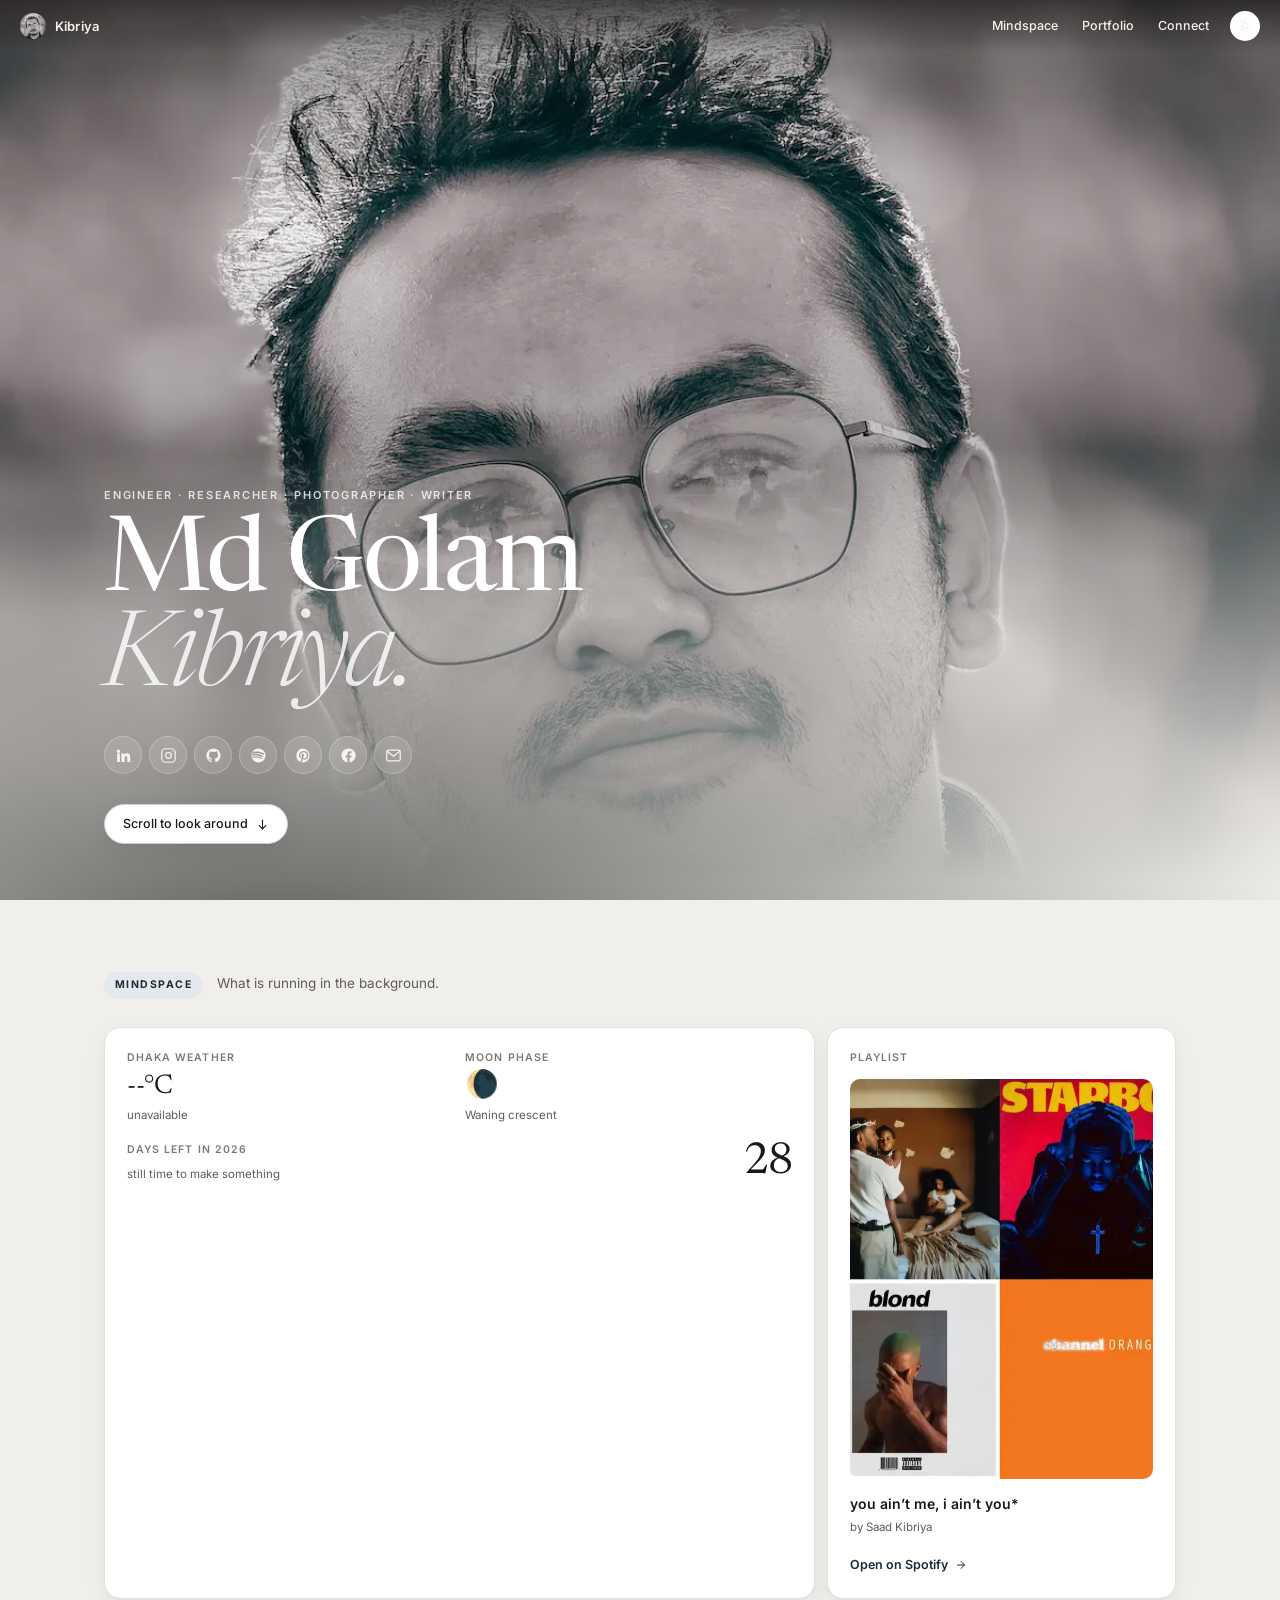
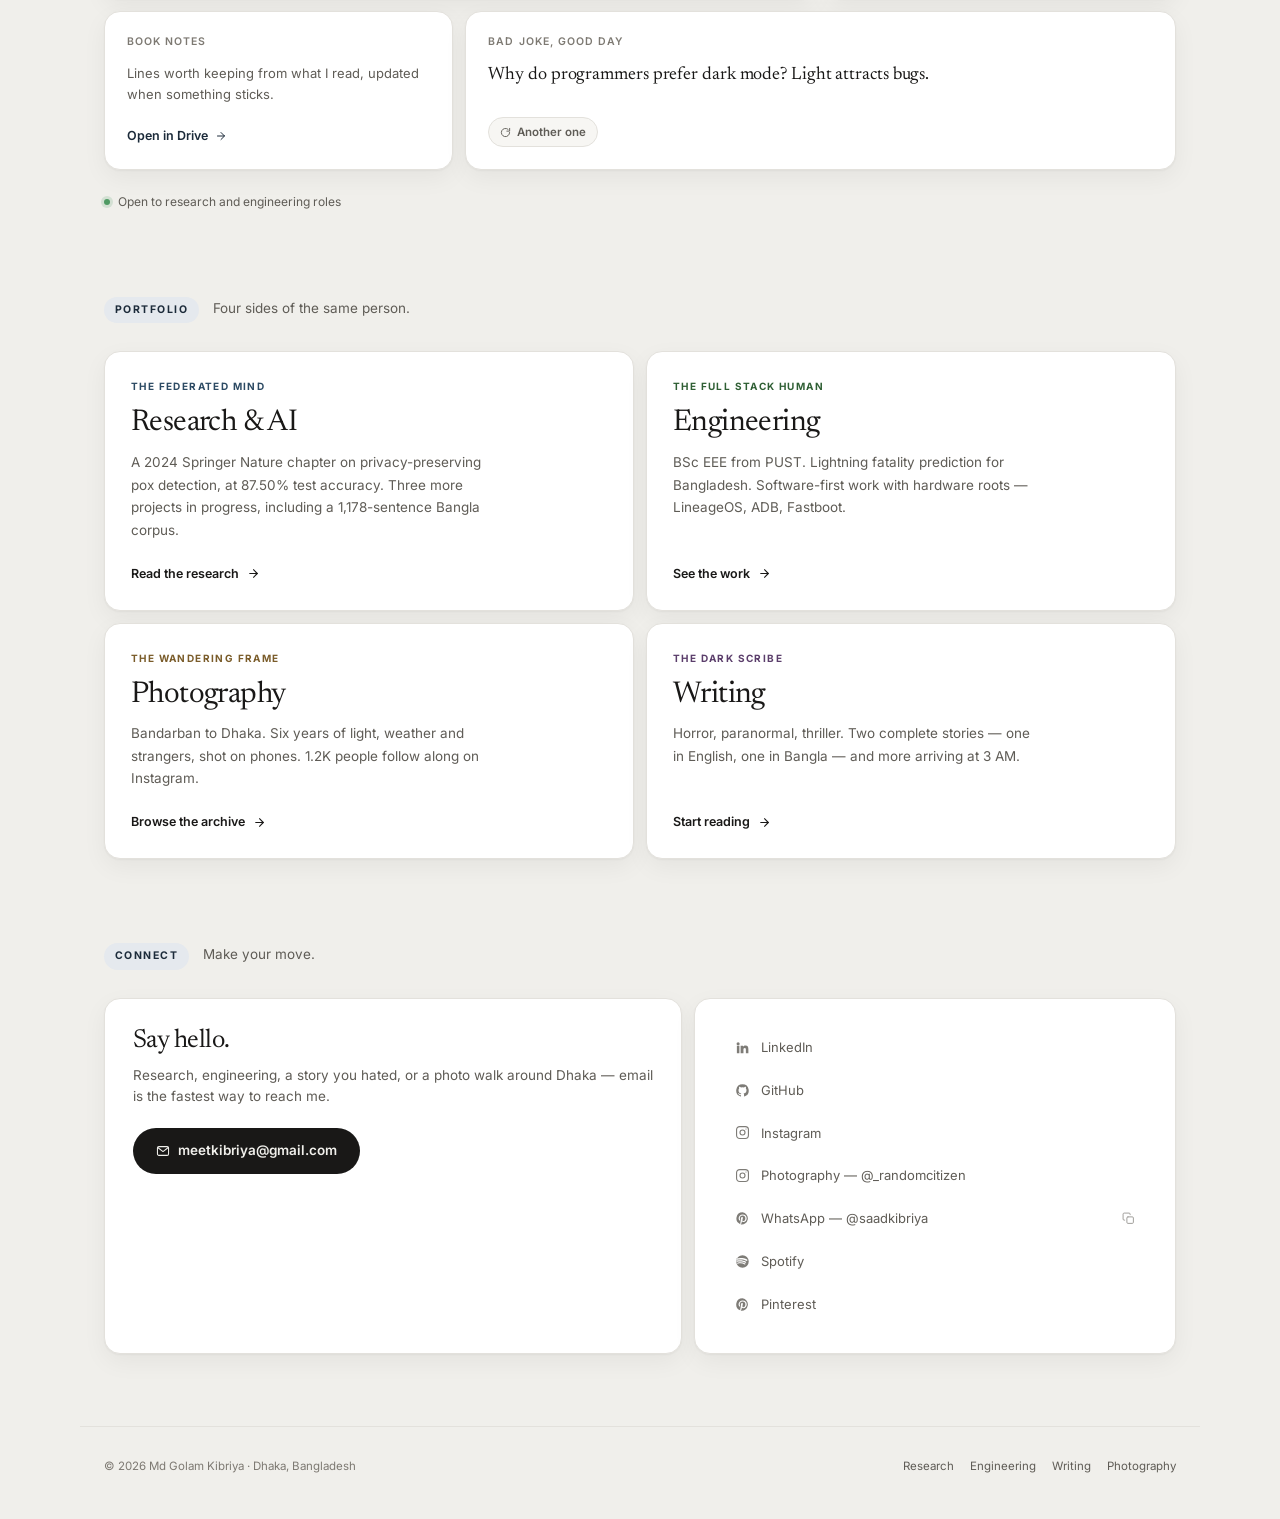
<file: index.html>
<!DOCTYPE html>
<html lang="en" data-theme="light">
<head>
  <meta charset="UTF-8" />
  <meta name="viewport" content="width=device-width, initial-scale=1.0" />
  <title>Md Golam Kibriya — Engineer, Researcher, Photographer, Writer</title>
  <meta name="description" content="Md Golam Kibriya — engineer and researcher in Dhaka. Federated learning, Bengali NLP, photography and dark fiction. One person, four portfolios." />
  <link rel="canonical" href="https://saadkibriya.github.io/kibriya-v2/" />
  <meta property="og:type" content="website" />
  <meta property="og:title" content="Md Golam Kibriya" />
  <meta property="og:description" content="Engineer, researcher, photographer, writer. One person, four portfolios." />
  <meta property="og:url" content="https://saadkibriya.github.io/kibriya-v2/" />
  <meta property="og:image" content="https://saadkibriya.github.io/kibriya-v2/assets/hero.webp" />
  <meta name="twitter:card" content="summary_large_image" />
  <meta name="twitter:title" content="Md Golam Kibriya" />
  <meta name="twitter:description" content="Engineer, researcher, photographer, writer." />
  <meta name="theme-color" content="#f0efeb" />
  <link rel="icon" href="favicon.svg" type="image/svg+xml" />
  <link rel="preconnect" href="https://fonts.googleapis.com" />
  <link rel="preconnect" href="https://fonts.gstatic.com" crossorigin />
  <link href="https://fonts.googleapis.com/css2?family=Inter:wght@400;500;600;700&family=Newsreader:ital,opsz,wght@0,6..72,300;0,6..72,400;1,6..72,300;1,6..72,400&display=swap" rel="stylesheet" />
  <link rel="stylesheet" href="style.css" />
  <script>try{var t=localStorage.getItem('theme');if(t)document.documentElement.setAttribute('data-theme',t)}catch(e){}document.documentElement.classList.add('js')</script>
</head>
<body>

  <a class="skip-link" href="#mindspace">Skip to content</a>

  <header class="site-nav site-nav--overlay" id="siteNav">
    <div class="nav-left">
      <a class="brand" href="#top">
        <img src="assets/hero.webp" alt="" width="26" height="26" />
        Kibriya
      </a>
    </div>
    <div class="nav-right">
      <nav class="nav-links" aria-label="Sections">
        <a class="nav-link" href="#mindspace">Mindspace</a>
        <a class="nav-link" href="#portfolio">Portfolio</a>
        <a class="nav-link nav-link--keep" href="#connect">Connect</a>
      </nav>
      <button class="theme-btn" id="themeBtn" type="button" aria-label="Switch to dark theme">
        <svg id="themeIcon" viewBox="0 0 24 24" fill="none" stroke="currentColor" stroke-width="2" stroke-linecap="round" stroke-linejoin="round" aria-hidden="true"><circle cx="12" cy="12" r="5"/><line x1="12" y1="1" x2="12" y2="3"/><line x1="12" y1="21" x2="12" y2="23"/><line x1="4.22" y1="4.22" x2="5.64" y2="5.64"/><line x1="18.36" y1="18.36" x2="19.78" y2="19.78"/><line x1="1" y1="12" x2="3" y2="12"/><line x1="21" y1="12" x2="23" y2="12"/><line x1="4.22" y1="19.78" x2="5.64" y2="18.36"/><line x1="18.36" y1="5.64" x2="19.78" y2="4.22"/></svg>
      </button>
    </div>
  </header>

  <!-- HERO -->
  <section class="hero-home" id="top">
    <img class="hero-home__photo" src="assets/hero.webp" alt="Portrait of Md Golam Kibriya" width="1200" height="1799" fetchpriority="high" decoding="async" />
    <div class="hero-home__fade" aria-hidden="true"></div>
    <div class="hero-home__inner">
      <p class="hero-eyebrow">Engineer · Researcher · Photographer · Writer</p>
      <h1 class="hero-name">Md Golam<br /><em>Kibriya.</em></h1>

      <div class="social-row" aria-label="Profiles">
        <a href="https://linkedin.com/in/mdgolamkibriya" target="_blank" rel="noopener" aria-label="LinkedIn">
          <svg viewBox="0 0 24 24" fill="currentColor" aria-hidden="true"><path d="M4.98 3.5a2.5 2.5 0 1 1 0 5 2.5 2.5 0 0 1 0-5zM3 9h4v12H3zM9 9h3.8v1.7h.05c.53-1 1.83-2.05 3.77-2.05 4.03 0 4.78 2.65 4.78 6.1V21h-4v-5.4c0-1.29-.02-2.95-1.8-2.95-1.8 0-2.07 1.4-2.07 2.85V21H9z"/></svg>
        </a>
        <a href="https://instagram.com/saadkibriya" target="_blank" rel="noopener" aria-label="Instagram">
          <svg viewBox="0 0 24 24" fill="none" stroke="currentColor" stroke-width="1.7" aria-hidden="true"><rect x="2.5" y="2.5" width="19" height="19" rx="5"/><circle cx="12" cy="12" r="4"/><circle cx="17.6" cy="6.4" r=".9" fill="currentColor" stroke="none"/></svg>
        </a>
        <a href="https://github.com/saadkibriya" target="_blank" rel="noopener" aria-label="GitHub">
          <svg viewBox="0 0 24 24" fill="currentColor" aria-hidden="true"><path d="M12 2a10 10 0 0 0-3.16 19.49c.5.09.68-.22.68-.48v-1.7c-2.78.6-3.37-1.34-3.37-1.34-.45-1.16-1.11-1.47-1.11-1.47-.91-.62.07-.61.07-.61 1 .07 1.53 1.03 1.53 1.03.89 1.53 2.34 1.09 2.91.83.09-.65.35-1.09.63-1.34-2.22-.25-4.56-1.11-4.56-4.95 0-1.09.39-1.98 1.03-2.68-.1-.25-.45-1.27.1-2.65 0 0 .84-.27 2.75 1.02a9.6 9.6 0 0 1 5 0c1.9-1.29 2.74-1.02 2.74-1.02.55 1.38.2 2.4.1 2.65.64.7 1.03 1.59 1.03 2.68 0 3.85-2.35 4.7-4.58 4.94.36.31.68.92.68 1.85v2.74c0 .27.18.58.69.48A10 10 0 0 0 12 2z"/></svg>
        </a>
        <a href="https://open.spotify.com/user/tml3cjk1vhnzwdgx23tsd03e8" target="_blank" rel="noopener" aria-label="Spotify">
          <svg viewBox="0 0 24 24" fill="currentColor" aria-hidden="true"><path d="M12 2a10 10 0 1 0 0 20 10 10 0 0 0 0-20zm4.6 14.4a.8.8 0 0 1-1.1.26c-3-1.83-6.77-2.24-11.2-1.23a.8.8 0 0 1-.36-1.56c4.86-1.11 9.03-.64 12.4 1.42.37.23.49.71.26 1.11zm1.23-2.75a1 1 0 0 1-1.37.33c-3.43-2.11-8.66-2.72-12.72-1.49a1 1 0 0 1-.58-1.91c4.64-1.41 10.4-.73 14.34 1.69.47.29.62.9.33 1.38zm.1-2.86C14.02 8.4 7.4 8.18 3.5 9.36a1.2 1.2 0 1 1-.7-2.3c4.48-1.36 11.8-1.1 16.44 1.66a1.2 1.2 0 1 1-1.23 2.06z"/></svg>
        </a>
        <a href="https://pin.it/4rrveYzr9" target="_blank" rel="noopener" aria-label="Pinterest">
          <svg viewBox="0 0 24 24" fill="currentColor" aria-hidden="true"><path d="M12 2a10 10 0 0 0-3.65 19.31c-.03-.78-.01-1.71.2-2.55l1.24-5.24s-.31-.62-.31-1.55c0-1.45.84-2.53 1.88-2.53.89 0 1.32.67 1.32 1.47 0 .9-.57 2.24-.86 3.48-.25 1.04.52 1.89 1.54 1.89 1.85 0 3.27-1.95 3.27-4.76 0-2.49-1.79-4.23-4.35-4.23-2.96 0-4.7 2.22-4.7 4.51 0 .9.34 1.86.77 2.38a.31.31 0 0 1 .07.3c-.08.32-.25 1-.28 1.14-.04.18-.15.22-.34.13-1.28-.6-2.08-2.46-2.08-3.96 0-3.23 2.35-6.19 6.77-6.19 3.55 0 6.31 2.53 6.31 5.92 0 3.53-2.23 6.38-5.32 6.38-1.04 0-2.02-.54-2.35-1.18l-.64 2.44c-.23.9-.86 2.03-1.28 2.72A10 10 0 1 0 12 2z"/></svg>
        </a>
        <a href="https://www.facebook.com/share/1GQaxwxWEq/" target="_blank" rel="noopener" aria-label="Facebook">
          <svg viewBox="0 0 24 24" fill="currentColor" aria-hidden="true"><path d="M22 12a10 10 0 1 0-11.56 9.88v-6.99H7.9V12h2.54V9.8c0-2.5 1.49-3.89 3.77-3.89 1.09 0 2.24.2 2.24.2v2.46h-1.26c-1.24 0-1.63.77-1.63 1.56V12h2.78l-.45 2.89h-2.33v6.99A10 10 0 0 0 22 12z"/></svg>
        </a>
        <a href="mailto:meetkibriya@gmail.com" aria-label="Email">
          <svg viewBox="0 0 24 24" fill="none" stroke="currentColor" stroke-width="1.7" stroke-linecap="round" stroke-linejoin="round" aria-hidden="true"><rect x="2.5" y="4.5" width="19" height="15" rx="2.5"/><path d="m3 6 9 7 9-7"/></svg>
        </a>
      </div>

      <a class="scroll-cue" href="#mindspace">
        Scroll to look around
        <svg viewBox="0 0 24 24" fill="none" stroke="currentColor" stroke-width="2" stroke-linecap="round" stroke-linejoin="round" aria-hidden="true"><line x1="12" y1="4" x2="12" y2="20"/><polyline points="6 14 12 20 18 14"/></svg>
      </a>
    </div>
  </section>

  <main>

    <!-- MINDSPACE -->
    <section class="section" id="mindspace">
      <div class="section-head">
        <span class="section-pill">Mindspace</span>
        <p class="section-sub">What is running in the background.</p>
      </div>

      <div class="mindspace">
        <div class="card card--life reveal">
          <div class="life-grid">
            <div>
              <span class="cell-label">Dhaka weather</span>
              <span class="cell-value" id="weatherVal">--°C</span>
              <span class="cell-note" id="weatherDesc">fetching</span>
            </div>
            <div>
              <span class="cell-label">Moon phase</span>
              <span class="cell-value" id="moonEmoji">🌑</span>
              <span class="cell-note" id="moonName">calculating</span>
            </div>
            <div class="wide">
              <div>
                <span class="cell-label">Days left in <span id="currentYear">2026</span></span>
                <span class="cell-note">still time to make something</span>
              </div>
              <span class="big-num" id="daysLeft">--</span>
            </div>
          </div>
        </div>

        <div class="card playlist reveal">
          <span class="card-label">Playlist</span>
          <img src="assets/playlist.webp" alt="Playlist artwork" width="400" height="400" loading="lazy" />
          <span class="playlist__title">you ain’t me, i ain’t you*</span>
          <span class="playlist__by">by Saad Kibriya</span>
          <a class="card-link" href="https://open.spotify.com/playlist/1sx7Tz2FahlqJsQ9lOUuZa" target="_blank" rel="noopener">
            Open on Spotify
            <svg viewBox="0 0 24 24" fill="none" stroke="currentColor" stroke-width="2" stroke-linecap="round" stroke-linejoin="round" aria-hidden="true"><line x1="5" y1="12" x2="19" y2="12"/><polyline points="12 5 19 12 12 19"/></svg>
          </a>
        </div>

        <div class="card books reveal">
          <span class="card-label">Book notes</span>
          <p>Lines worth keeping from what I read, updated when something sticks.</p>
          <a class="card-link" href="https://drive.google.com/drive/folders/1EShveXlp0E5pqmcn5FCJDiASJWgfLFGd" target="_blank" rel="noopener">
            Open in Drive
            <svg viewBox="0 0 24 24" fill="none" stroke="currentColor" stroke-width="2" stroke-linecap="round" stroke-linejoin="round" aria-hidden="true"><line x1="5" y1="12" x2="19" y2="12"/><polyline points="12 5 19 12 12 19"/></svg>
          </a>
        </div>

        <div class="card joke reveal">
          <div>
            <span class="card-label">Bad joke, good day</span>
            <p class="joke__text" id="jokeText">Loading</p>
          </div>
          <button class="joke__btn" id="jokeBtn" type="button">
            <svg viewBox="0 0 24 24" fill="none" stroke="currentColor" stroke-width="2" stroke-linecap="round" stroke-linejoin="round" aria-hidden="true"><path d="M21 12a9 9 0 1 1-3.5-7.1"/><polyline points="21 3 21 9 15 9"/></svg>
            Another one
          </button>
        </div>
      </div>

      <p class="available">Open to research and engineering roles</p>
    </section>

    <!-- PORTFOLIO -->
    <section class="section" id="portfolio">
      <div class="section-head">
        <span class="section-pill">Portfolio</span>
        <p class="section-sub">Four sides of the same person.</p>
      </div>

      <div class="portfolio">
        <a class="p-card p-research reveal" href="research/">
          <span class="p-card__tag">The Federated Mind</span>
          <h2>Research &amp; AI</h2>
          <p>A 2024 Springer Nature chapter on privacy-preserving pox detection, at 87.50% test accuracy. Three more projects in progress, including a 1,178-sentence Bangla corpus.</p>
          <span class="p-card__foot">
            Read the research
            <svg viewBox="0 0 24 24" fill="none" stroke="currentColor" stroke-width="2" stroke-linecap="round" stroke-linejoin="round" aria-hidden="true"><line x1="5" y1="12" x2="19" y2="12"/><polyline points="12 5 19 12 12 19"/></svg>
          </span>
        </a>

        <a class="p-card p-engineering reveal" href="engineering/">
          <span class="p-card__tag">The Full Stack Human</span>
          <h2>Engineering</h2>
          <p>BSc EEE from PUST. Lightning fatality prediction for Bangladesh. Software-first work with hardware roots — LineageOS, ADB, Fastboot.</p>
          <span class="p-card__foot">
            See the work
            <svg viewBox="0 0 24 24" fill="none" stroke="currentColor" stroke-width="2" stroke-linecap="round" stroke-linejoin="round" aria-hidden="true"><line x1="5" y1="12" x2="19" y2="12"/><polyline points="12 5 19 12 12 19"/></svg>
          </span>
        </a>

        <a class="p-card p-photography reveal" href="photography/">
          <span class="p-card__tag">The Wandering Frame</span>
          <h2>Photography</h2>
          <p>Bandarban to Dhaka. Six years of light, weather and strangers, shot on phones. 1.2K people follow along on Instagram.</p>
          <span class="p-card__foot">
            Browse the archive
            <svg viewBox="0 0 24 24" fill="none" stroke="currentColor" stroke-width="2" stroke-linecap="round" stroke-linejoin="round" aria-hidden="true"><line x1="5" y1="12" x2="19" y2="12"/><polyline points="12 5 19 12 12 19"/></svg>
          </span>
        </a>

        <a class="p-card p-writing reveal" href="writing/">
          <span class="p-card__tag">The Dark Scribe</span>
          <h2>Writing</h2>
          <p>Horror, paranormal, thriller. Two complete stories — one in English, one in Bangla — and more arriving at 3 AM.</p>
          <span class="p-card__foot">
            Start reading
            <svg viewBox="0 0 24 24" fill="none" stroke="currentColor" stroke-width="2" stroke-linecap="round" stroke-linejoin="round" aria-hidden="true"><line x1="5" y1="12" x2="19" y2="12"/><polyline points="12 5 19 12 12 19"/></svg>
          </span>
        </a>
      </div>
    </section>

    <!-- CONNECT -->
    <section class="section" id="connect">
      <div class="section-head">
        <span class="section-pill">Connect</span>
        <p class="section-sub">Make your move.</p>
      </div>

      <div class="connect-grid">
        <div class="connect-card reveal">
          <h3>Say hello.</h3>
          <p>Research, engineering, a story you hated, or a photo walk around Dhaka — email is the fastest way to reach me.</p>
          <a class="btn" href="mailto:meetkibriya@gmail.com">
            <svg viewBox="0 0 24 24" fill="none" stroke="currentColor" stroke-width="1.8" stroke-linecap="round" stroke-linejoin="round" aria-hidden="true"><rect x="2.5" y="4.5" width="19" height="15" rx="2.5"/><path d="m3 6 9 7 9-7"/></svg>
            meetkibriya@gmail.com
          </a>
        </div>

        <div class="connect-card reveal">
          <div class="link-list">
            <a class="link-row" href="https://linkedin.com/in/mdgolamkibriya" target="_blank" rel="noopener">
              <svg viewBox="0 0 24 24" fill="currentColor" aria-hidden="true"><path d="M4.98 3.5a2.5 2.5 0 1 1 0 5 2.5 2.5 0 0 1 0-5zM3 9h4v12H3zM9 9h3.8v1.7h.05c.53-1 1.83-2.05 3.77-2.05 4.03 0 4.78 2.65 4.78 6.1V21h-4v-5.4c0-1.29-.02-2.95-1.8-2.95-1.8 0-2.07 1.4-2.07 2.85V21H9z"/></svg>
              <span>LinkedIn</span>
            </a>
            <a class="link-row" href="https://github.com/saadkibriya" target="_blank" rel="noopener">
              <svg viewBox="0 0 24 24" fill="currentColor" aria-hidden="true"><path d="M12 2a10 10 0 0 0-3.16 19.49c.5.09.68-.22.68-.48v-1.7c-2.78.6-3.37-1.34-3.37-1.34-.45-1.16-1.11-1.47-1.11-1.47-.91-.62.07-.61.07-.61 1 .07 1.53 1.03 1.53 1.03.89 1.53 2.34 1.09 2.91.83.09-.65.35-1.09.63-1.34-2.22-.25-4.56-1.11-4.56-4.95 0-1.09.39-1.98 1.03-2.68-.1-.25-.45-1.27.1-2.65 0 0 .84-.27 2.75 1.02a9.6 9.6 0 0 1 5 0c1.9-1.29 2.74-1.02 2.74-1.02.55 1.38.2 2.4.1 2.65.64.7 1.03 1.59 1.03 2.68 0 3.85-2.35 4.7-4.58 4.94.36.31.68.92.68 1.85v2.74c0 .27.18.58.69.48A10 10 0 0 0 12 2z"/></svg>
              <span>GitHub</span>
            </a>
            <a class="link-row" href="https://instagram.com/saadkibriya" target="_blank" rel="noopener">
              <svg viewBox="0 0 24 24" fill="none" stroke="currentColor" stroke-width="1.8" aria-hidden="true"><rect x="2.5" y="2.5" width="19" height="19" rx="5"/><circle cx="12" cy="12" r="4"/><circle cx="17.6" cy="6.4" r=".9" fill="currentColor" stroke="none"/></svg>
              <span>Instagram</span>
            </a>
            <a class="link-row" href="https://instagram.com/_randomcitizen" target="_blank" rel="noopener">
              <svg viewBox="0 0 24 24" fill="none" stroke="currentColor" stroke-width="1.8" aria-hidden="true"><rect x="2.5" y="2.5" width="19" height="19" rx="5"/><circle cx="12" cy="12" r="4"/><circle cx="17.6" cy="6.4" r=".9" fill="currentColor" stroke="none"/></svg>
              <span>Photography — @_randomcitizen</span>
            </a>
            <button class="link-row" type="button" data-copy="@saadkibriya" style="text-align:left;background:none;border:0;cursor:pointer;width:100%">
              <svg viewBox="0 0 24 24" fill="currentColor" aria-hidden="true"><path d="M12.04 2a9.9 9.9 0 0 0-3.6 19.06c-.02-.77 0-1.68.2-2.51l1.2-5.16s-.3-.6-.3-1.5c0-1.42.82-2.48 1.85-2.48.87 0 1.3.66 1.3 1.45 0 .88-.56 2.2-.85 3.42-.24 1.02.51 1.86 1.52 1.86 1.82 0 3.22-1.92 3.22-4.69 0-2.45-1.76-4.16-4.28-4.16-2.92 0-4.63 2.19-4.63 4.45 0 .88.34 1.83.76 2.34a.3.3 0 0 1 .07.3l-.28 1.12c-.04.18-.15.22-.34.13-1.26-.59-2.05-2.42-2.05-3.9 0-3.18 2.31-6.1 6.66-6.1 3.5 0 6.22 2.5 6.22 5.83 0 3.48-2.2 6.28-5.24 6.28-1.02 0-1.99-.53-2.32-1.16l-.63 2.4c-.23.88-.85 2-1.26 2.67A9.9 9.9 0 1 0 12.04 2z"/></svg>
              <span>WhatsApp — @saadkibriya</span>
              <svg viewBox="0 0 24 24" fill="none" stroke="currentColor" stroke-width="1.8" stroke-linecap="round" stroke-linejoin="round" style="width:13px;height:13px;opacity:.6" aria-hidden="true"><rect x="9" y="9" width="12" height="12" rx="2"/><path d="M5 15H4a2 2 0 0 1-2-2V4a2 2 0 0 1 2-2h9a2 2 0 0 1 2 2v1"/></svg>
            </button>
            <a class="link-row" href="https://open.spotify.com/user/tml3cjk1vhnzwdgx23tsd03e8" target="_blank" rel="noopener">
              <svg viewBox="0 0 24 24" fill="currentColor" aria-hidden="true"><path d="M12 2a10 10 0 1 0 0 20 10 10 0 0 0 0-20zm4.6 14.4a.8.8 0 0 1-1.1.26c-3-1.83-6.77-2.24-11.2-1.23a.8.8 0 0 1-.36-1.56c4.86-1.11 9.03-.64 12.4 1.42.37.23.49.71.26 1.11zm1.23-2.75a1 1 0 0 1-1.37.33c-3.43-2.11-8.66-2.72-12.72-1.49a1 1 0 0 1-.58-1.91c4.64-1.41 10.4-.73 14.34 1.69.47.29.62.9.33 1.38zm.1-2.86C14.02 8.4 7.4 8.18 3.5 9.36a1.2 1.2 0 1 1-.7-2.3c4.48-1.36 11.8-1.1 16.44 1.66a1.2 1.2 0 1 1-1.23 2.06z"/></svg>
              <span>Spotify</span>
            </a>
            <a class="link-row" href="https://pin.it/4rrveYzr9" target="_blank" rel="noopener">
              <svg viewBox="0 0 24 24" fill="currentColor" aria-hidden="true"><path d="M12 2a10 10 0 0 0-3.65 19.31c-.03-.78-.01-1.71.2-2.55l1.24-5.24s-.31-.62-.31-1.55c0-1.45.84-2.53 1.88-2.53.89 0 1.32.67 1.32 1.47 0 .9-.57 2.24-.86 3.48-.25 1.04.52 1.89 1.54 1.89 1.85 0 3.27-1.95 3.27-4.76 0-2.49-1.79-4.23-4.35-4.23-2.96 0-4.7 2.22-4.7 4.51 0 .9.34 1.86.77 2.38a.31.31 0 0 1 .07.3c-.08.32-.25 1-.28 1.14-.04.18-.15.22-.34.13-1.28-.6-2.08-2.46-2.08-3.96 0-3.23 2.35-6.19 6.77-6.19 3.55 0 6.31 2.53 6.31 5.92 0 3.53-2.23 6.38-5.32 6.38-1.04 0-2.02-.54-2.35-1.18l-.64 2.44c-.23.9-.86 2.03-1.28 2.72A10 10 0 1 0 12 2z"/></svg>
              <span>Pinterest</span>
            </a>
          </div>
        </div>
      </div>
    </section>

  </main>

  <footer class="site-footer">
    <span>© <span data-year>2026</span> Md Golam Kibriya · Dhaka, Bangladesh</span>
    <span class="footer-links">
      <a href="research/">Research</a>
      <a href="engineering/">Engineering</a>
      <a href="writing/">Writing</a>
      <a href="photography/">Photography</a>
    </span>
  </footer>

  <div class="toast" id="toast" role="status" aria-live="polite"></div>

  <script src="theme.js"></script>
  <script src="home.js"></script>
</body>
</html>
</file>
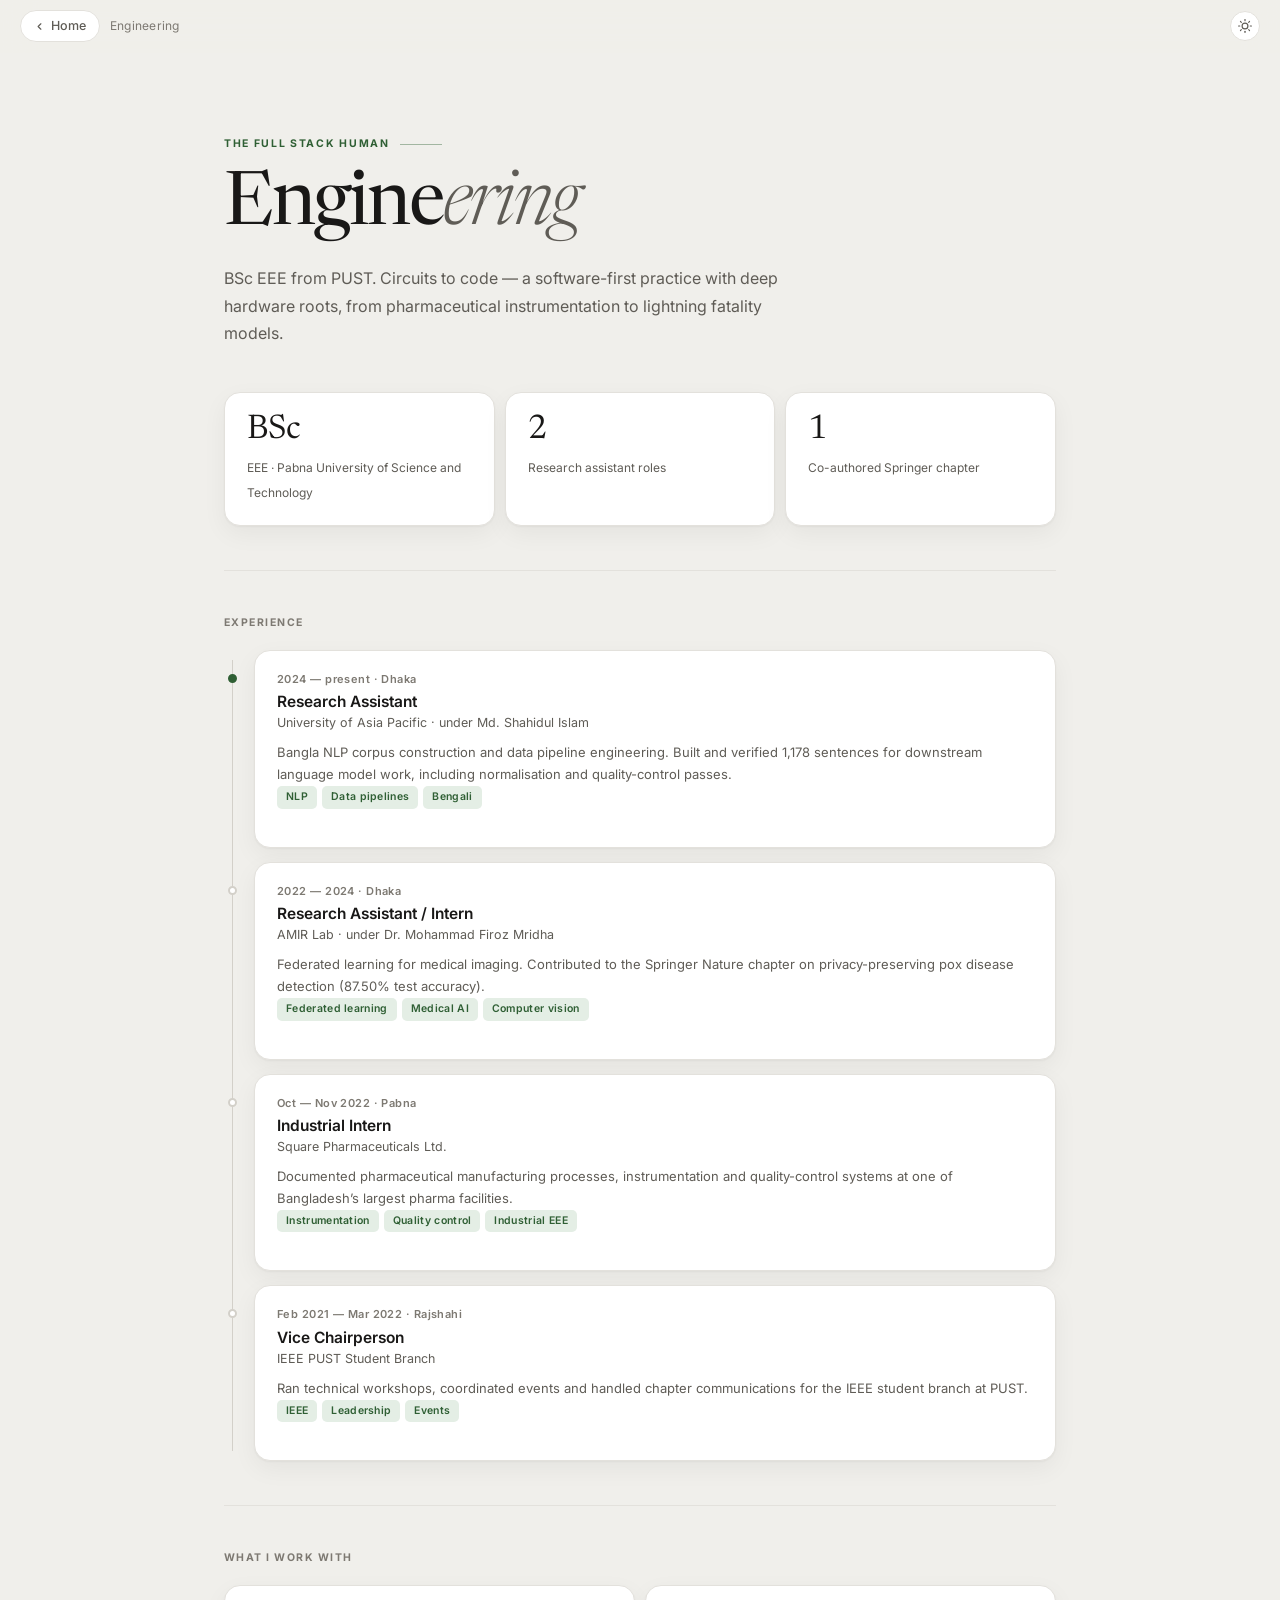
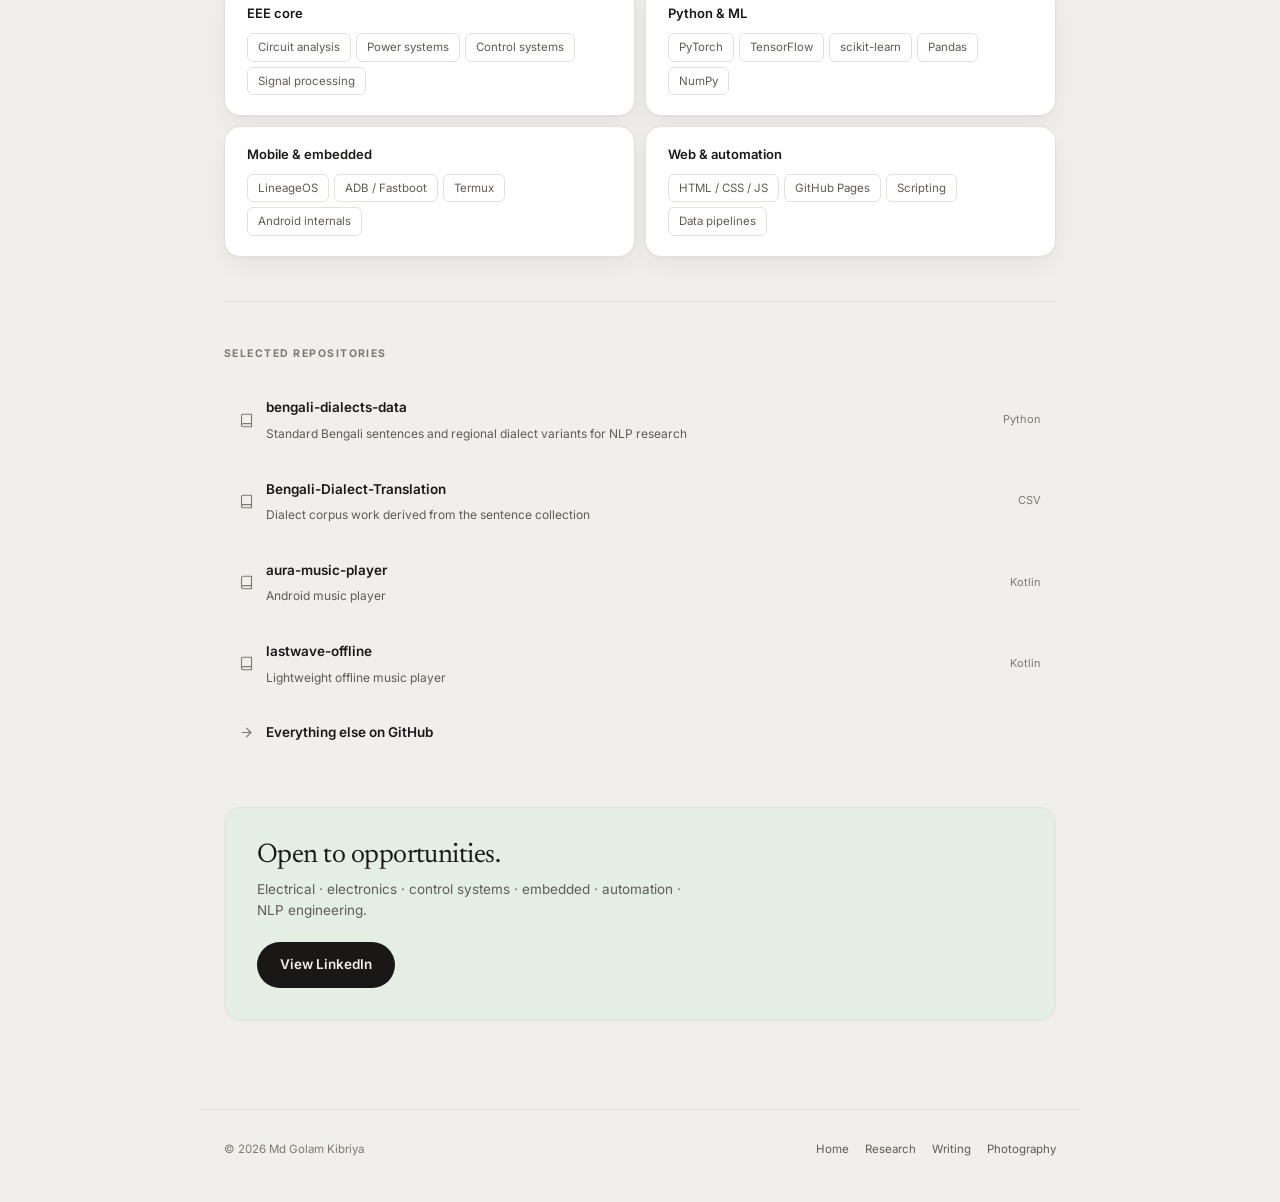
<file: engineering/index.html>
<!DOCTYPE html>
<html lang="en" data-theme="light">
<head>
  <meta charset="UTF-8" />
  <meta name="viewport" content="width=device-width, initial-scale=1.0" />
  <title>Engineering — Md Golam Kibriya</title>
  <meta name="description" content="BSc EEE from PUST. Research assistant in Bengali NLP and federated learning, industrial instrumentation, and hands-on Android work." />
  <link rel="canonical" href="https://saadkibriya.github.io/kibriya-v2/engineering/" />
  <meta property="og:type" content="profile" />
  <meta property="og:title" content="Engineering — Md Golam Kibriya" />
  <meta property="og:description" content="Electrical engineering, research software, and things that run on hardware." />
  <meta property="og:url" content="https://saadkibriya.github.io/kibriya-v2/engineering/" />
  <meta name="theme-color" content="#f0efeb" />
  <link rel="icon" href="../favicon.svg" type="image/svg+xml" />
  <link rel="preconnect" href="https://fonts.googleapis.com" />
  <link rel="preconnect" href="https://fonts.gstatic.com" crossorigin />
  <link href="https://fonts.googleapis.com/css2?family=Inter:wght@400;500;600;700&family=Newsreader:ital,opsz,wght@0,6..72,300;0,6..72,400;1,6..72,300;1,6..72,400&display=swap" rel="stylesheet" />
  <link rel="stylesheet" href="../style.css" />
  <script>try{var t=localStorage.getItem('theme');if(t)document.documentElement.setAttribute('data-theme',t)}catch(e){}document.documentElement.classList.add('js')</script>
</head>
<body class="section-engineering">

  <a class="skip-link" href="#main">Skip to content</a>

  <header class="site-nav">
    <div class="nav-left">
      <a class="nav-back" href="../">
        <svg viewBox="0 0 24 24" fill="none" stroke="currentColor" stroke-width="2.5" stroke-linecap="round" stroke-linejoin="round" aria-hidden="true"><polyline points="15 18 9 12 15 6"/></svg>
        Home
      </a>
      <span class="nav-title">Engineering</span>
    </div>
    <div class="nav-right">
      <button class="theme-btn" id="themeBtn" type="button" aria-label="Switch to dark theme">
        <svg id="themeIcon" viewBox="0 0 24 24" fill="none" stroke="currentColor" stroke-width="2" stroke-linecap="round" stroke-linejoin="round" aria-hidden="true"><circle cx="12" cy="12" r="5"/><line x1="12" y1="1" x2="12" y2="3"/><line x1="12" y1="21" x2="12" y2="23"/><line x1="4.22" y1="4.22" x2="5.64" y2="5.64"/><line x1="18.36" y1="18.36" x2="19.78" y2="19.78"/><line x1="1" y1="12" x2="3" y2="12"/><line x1="21" y1="12" x2="23" y2="12"/><line x1="4.22" y1="19.78" x2="5.64" y2="18.36"/><line x1="18.36" y1="5.64" x2="19.78" y2="4.22"/></svg>
      </button>
    </div>
  </header>

  <main id="main">
    <div class="page-hero">
      <span class="page-eyebrow">The Full Stack Human</span>
      <h1 class="page-title">Engine<em>ering</em></h1>
      <p class="page-desc">BSc EEE from PUST. Circuits to code — a software-first practice with deep hardware roots, from pharmaceutical instrumentation to lightning fatality models.</p>
    </div>

    <div class="wrap">

      <div class="stats">
        <div class="stat"><span class="stat-n">BSc</span><span class="stat-l">EEE · Pabna University of Science and Technology</span></div>
        <div class="stat"><span class="stat-n">2</span><span class="stat-l">Research assistant roles</span></div>
        <div class="stat"><span class="stat-n">1</span><span class="stat-l">Co-authored Springer chapter</span></div>
      </div>

      <div class="rule"></div>

      <span class="sec-label">Experience</span>
      <div class="timeline">

        <article class="tl tl--now reveal">
          <div class="tl__card">
            <p class="tl__date">2024 — present · Dhaka</p>
            <h3 class="tl__role">Research Assistant</h3>
            <p class="tl__org">University of Asia Pacific · under Md. Shahidul Islam</p>
            <p class="tl__desc">Bangla NLP corpus construction and data pipeline engineering. Built and verified 1,178 sentences for downstream language model work, including normalisation and quality-control passes.</p>
            <div class="tags"><span class="tag">NLP</span><span class="tag">Data pipelines</span><span class="tag">Bengali</span></div>
          </div>
        </article>

        <article class="tl reveal">
          <div class="tl__card">
            <p class="tl__date">2022 — 2024 · Dhaka</p>
            <h3 class="tl__role">Research Assistant / Intern</h3>
            <p class="tl__org">AMIR Lab · under Dr. Mohammad Firoz Mridha</p>
            <p class="tl__desc">Federated learning for medical imaging. Contributed to the Springer Nature chapter on privacy-preserving pox disease detection (87.50% test accuracy).</p>
            <div class="tags"><span class="tag">Federated learning</span><span class="tag">Medical AI</span><span class="tag">Computer vision</span></div>
          </div>
        </article>

        <article class="tl reveal">
          <div class="tl__card">
            <p class="tl__date">Oct — Nov 2022 · Pabna</p>
            <h3 class="tl__role">Industrial Intern</h3>
            <p class="tl__org">Square Pharmaceuticals Ltd.</p>
            <p class="tl__desc">Documented pharmaceutical manufacturing processes, instrumentation and quality-control systems at one of Bangladesh’s largest pharma facilities.</p>
            <div class="tags"><span class="tag">Instrumentation</span><span class="tag">Quality control</span><span class="tag">Industrial EEE</span></div>
          </div>
        </article>

        <article class="tl reveal">
          <div class="tl__card">
            <p class="tl__date">Feb 2021 — Mar 2022 · Rajshahi</p>
            <h3 class="tl__role">Vice Chairperson</h3>
            <p class="tl__org">IEEE PUST Student Branch</p>
            <p class="tl__desc">Ran technical workshops, coordinated events and handled chapter communications for the IEEE student branch at PUST.</p>
            <div class="tags"><span class="tag">IEEE</span><span class="tag">Leadership</span><span class="tag">Events</span></div>
          </div>
        </article>

      </div>

      <div class="rule"></div>

      <span class="sec-label">What I work with</span>
      <div class="groups">
        <div class="group reveal">
          <h4>EEE core</h4>
          <div class="chips">
            <span class="chip">Circuit analysis</span>
            <span class="chip">Power systems</span>
            <span class="chip">Control systems</span>
            <span class="chip">Signal processing</span>
          </div>
        </div>
        <div class="group reveal">
          <h4>Python &amp; ML</h4>
          <div class="chips">
            <span class="chip">PyTorch</span>
            <span class="chip">TensorFlow</span>
            <span class="chip">scikit-learn</span>
            <span class="chip">Pandas</span>
            <span class="chip">NumPy</span>
          </div>
        </div>
        <div class="group reveal">
          <h4>Mobile &amp; embedded</h4>
          <div class="chips">
            <span class="chip">LineageOS</span>
            <span class="chip">ADB / Fastboot</span>
            <span class="chip">Termux</span>
            <span class="chip">Android internals</span>
          </div>
        </div>
        <div class="group reveal">
          <h4>Web &amp; automation</h4>
          <div class="chips">
            <span class="chip">HTML / CSS / JS</span>
            <span class="chip">GitHub Pages</span>
            <span class="chip">Scripting</span>
            <span class="chip">Data pipelines</span>
          </div>
        </div>
      </div>

      <div class="rule"></div>

      <span class="sec-label">Selected repositories</span>
      <div class="repos">
        <a class="repo" href="https://github.com/saadkibriya/bengali-dialects-data" target="_blank" rel="noopener">
          <svg viewBox="0 0 24 24" fill="none" stroke="currentColor" stroke-width="1.8" stroke-linecap="round" stroke-linejoin="round" aria-hidden="true"><path d="M4 19.5A2.5 2.5 0 0 1 6.5 17H20"/><path d="M6.5 2H20v20H6.5A2.5 2.5 0 0 1 4 19.5v-15A2.5 2.5 0 0 1 6.5 2z"/></svg>
          <span>
            <span class="repo__name">bengali-dialects-data</span><br />
            <span class="repo__desc">Standard Bengali sentences and regional dialect variants for NLP research</span>
          </span>
          <span class="repo__meta">Python</span>
        </a>
        <a class="repo" href="https://github.com/saadkibriya/Bengali-Dialect-Translation" target="_blank" rel="noopener">
          <svg viewBox="0 0 24 24" fill="none" stroke="currentColor" stroke-width="1.8" stroke-linecap="round" stroke-linejoin="round" aria-hidden="true"><path d="M4 19.5A2.5 2.5 0 0 1 6.5 17H20"/><path d="M6.5 2H20v20H6.5A2.5 2.5 0 0 1 4 19.5v-15A2.5 2.5 0 0 1 6.5 2z"/></svg>
          <span>
            <span class="repo__name">Bengali-Dialect-Translation</span><br />
            <span class="repo__desc">Dialect corpus work derived from the sentence collection</span>
          </span>
          <span class="repo__meta">CSV</span>
        </a>
        <a class="repo" href="https://github.com/saadkibriya/aura-music-player" target="_blank" rel="noopener">
          <svg viewBox="0 0 24 24" fill="none" stroke="currentColor" stroke-width="1.8" stroke-linecap="round" stroke-linejoin="round" aria-hidden="true"><path d="M4 19.5A2.5 2.5 0 0 1 6.5 17H20"/><path d="M6.5 2H20v20H6.5A2.5 2.5 0 0 1 4 19.5v-15A2.5 2.5 0 0 1 6.5 2z"/></svg>
          <span>
            <span class="repo__name">aura-music-player</span><br />
            <span class="repo__desc">Android music player</span>
          </span>
          <span class="repo__meta">Kotlin</span>
        </a>
        <a class="repo" href="https://github.com/saadkibriya/lastwave-offline" target="_blank" rel="noopener">
          <svg viewBox="0 0 24 24" fill="none" stroke="currentColor" stroke-width="1.8" stroke-linecap="round" stroke-linejoin="round" aria-hidden="true"><path d="M4 19.5A2.5 2.5 0 0 1 6.5 17H20"/><path d="M6.5 2H20v20H6.5A2.5 2.5 0 0 1 4 19.5v-15A2.5 2.5 0 0 1 6.5 2z"/></svg>
          <span>
            <span class="repo__name">lastwave-offline</span><br />
            <span class="repo__desc">Lightweight offline music player</span>
          </span>
          <span class="repo__meta">Kotlin</span>
        </a>
        <a class="repo" href="https://github.com/saadkibriya" target="_blank" rel="noopener">
          <svg viewBox="0 0 24 24" fill="none" stroke="currentColor" stroke-width="1.8" stroke-linecap="round" stroke-linejoin="round" aria-hidden="true"><line x1="5" y1="12" x2="19" y2="12"/><polyline points="12 5 19 12 12 19"/></svg>
          <span><span class="repo__name">Everything else on GitHub</span></span>
        </a>
      </div>

      <div class="cta-panel reveal">
        <h3>Open to opportunities.</h3>
        <p>Electrical · electronics · control systems · embedded · automation · NLP engineering.</p>
        <a class="btn" href="https://www.linkedin.com/in/mdgolamkibriya" target="_blank" rel="noopener">View LinkedIn</a>
      </div>

    </div>
  </main>

  <footer class="site-footer" style="max-width:880px">
    <span>© <span data-year>2026</span> Md Golam Kibriya</span>
    <span class="footer-links"><a href="../">Home</a><a href="../research/">Research</a><a href="../writing/">Writing</a><a href="../photography/">Photography</a></span>
  </footer>

  <div class="toast" id="toast" role="status" aria-live="polite"></div>
  <script src="../theme.js"></script>
</body>
</html>
</file>
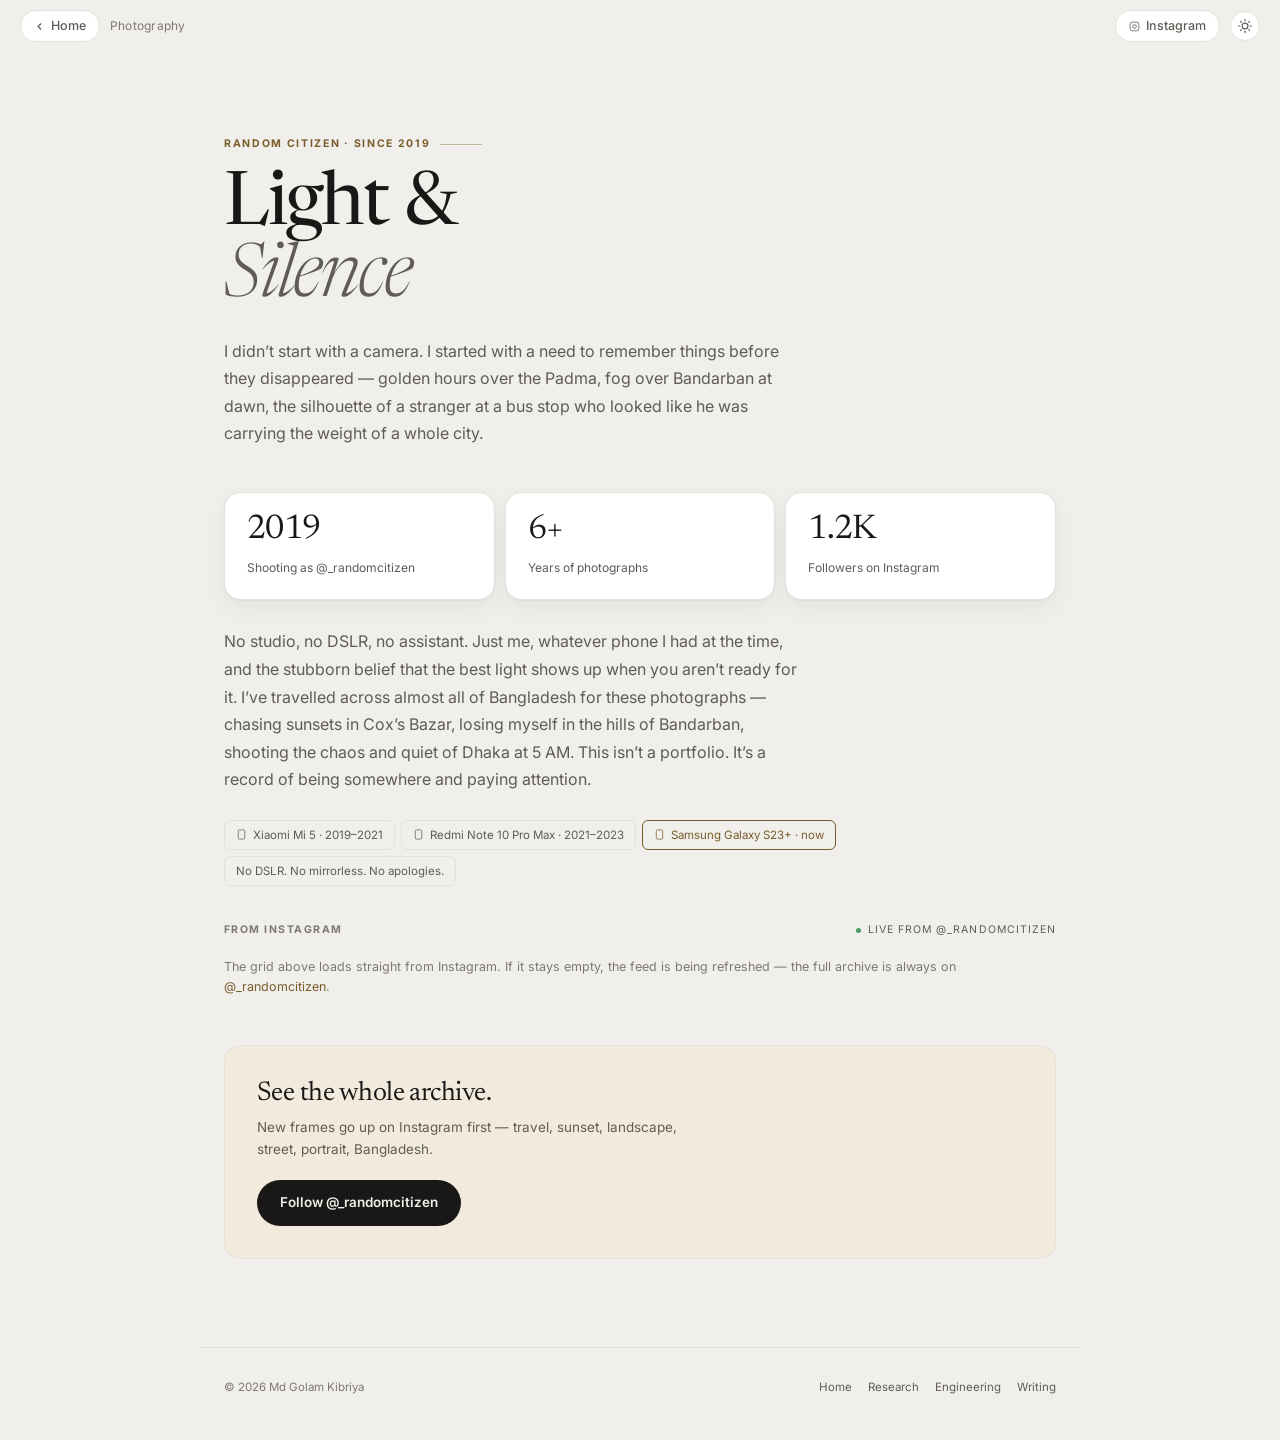
<file: photography/index.html>
<!DOCTYPE html>
<html lang="en" data-theme="light">
<head>
  <meta charset="UTF-8" />
  <meta name="viewport" content="width=device-width, initial-scale=1.0" />
  <title>Photography — Md Golam Kibriya</title>
  <meta name="description" content="Six years of photographs from Bangladesh, shot on phones. Landscapes, rivers, street moments and portraits — @_randomcitizen." />
  <link rel="canonical" href="https://saadkibriya.github.io/kibriya-v2/photography/" />
  <meta property="og:type" content="website" />
  <meta property="og:title" content="Photography — Md Golam Kibriya" />
  <meta property="og:description" content="Bandarban to Dhaka. Light, weather and strangers, shot on phones." />
  <meta property="og:url" content="https://saadkibriya.github.io/kibriya-v2/photography/" />
  <meta name="theme-color" content="#f0efeb" />
  <link rel="icon" href="../favicon.svg" type="image/svg+xml" />
  <link rel="preconnect" href="https://fonts.googleapis.com" />
  <link rel="preconnect" href="https://fonts.gstatic.com" crossorigin />
  <link href="https://fonts.googleapis.com/css2?family=Inter:wght@400;500;600;700&family=Newsreader:ital,opsz,wght@0,6..72,300;0,6..72,400;1,6..72,300;1,6..72,400&display=swap" rel="stylesheet" />
  <link rel="stylesheet" href="../style.css" />
  <script>try{var t=localStorage.getItem('theme');if(t)document.documentElement.setAttribute('data-theme',t)}catch(e){}document.documentElement.classList.add('js')</script>
</head>
<body class="section-photography">

  <a class="skip-link" href="#main">Skip to content</a>

  <header class="site-nav">
    <div class="nav-left">
      <a class="nav-back" href="../">
        <svg viewBox="0 0 24 24" fill="none" stroke="currentColor" stroke-width="2.5" stroke-linecap="round" stroke-linejoin="round" aria-hidden="true"><polyline points="15 18 9 12 15 6"/></svg>
        Home
      </a>
      <span class="nav-title">Photography</span>
    </div>
    <div class="nav-right">
      <a class="nav-back" href="https://instagram.com/_randomcitizen" target="_blank" rel="noopener">
        <svg viewBox="0 0 24 24" fill="none" stroke="currentColor" stroke-width="1.7" aria-hidden="true"><rect x="2.5" y="2.5" width="19" height="19" rx="5"/><circle cx="12" cy="12" r="4"/><circle cx="17.6" cy="6.4" r=".9" fill="currentColor" stroke="none"/></svg>
        Instagram
      </a>
      <button class="theme-btn" id="themeBtn" type="button" aria-label="Switch to dark theme">
        <svg id="themeIcon" viewBox="0 0 24 24" fill="none" stroke="currentColor" stroke-width="2" stroke-linecap="round" stroke-linejoin="round" aria-hidden="true"><circle cx="12" cy="12" r="5"/><line x1="12" y1="1" x2="12" y2="3"/><line x1="12" y1="21" x2="12" y2="23"/><line x1="4.22" y1="4.22" x2="5.64" y2="5.64"/><line x1="18.36" y1="18.36" x2="19.78" y2="19.78"/><line x1="1" y1="12" x2="3" y2="12"/><line x1="21" y1="12" x2="23" y2="12"/><line x1="4.22" y1="19.78" x2="5.64" y2="18.36"/><line x1="18.36" y1="5.64" x2="19.78" y2="4.22"/></svg>
      </button>
    </div>
  </header>

  <main id="main">
    <div class="page-hero">
      <span class="page-eyebrow">Random Citizen · Since 2019</span>
      <h1 class="page-title">Light &amp;<br /><em>Silence</em></h1>
      <p class="page-desc">I didn’t start with a camera. I started with a need to remember things before they disappeared — golden hours over the Padma, fog over Bandarban at dawn, the silhouette of a stranger at a bus stop who looked like he was carrying the weight of a whole city.</p>
    </div>

    <div class="wrap">

      <div class="stats" style="margin-bottom:28px">
        <div class="stat"><span class="stat-n">2019</span><span class="stat-l">Shooting as @_randomcitizen</span></div>
        <div class="stat"><span class="stat-n">6+</span><span class="stat-l">Years of photographs</span></div>
        <div class="stat"><span class="stat-n">1.2K</span><span class="stat-l">Followers on Instagram</span></div>
      </div>

      <p class="page-desc" style="margin-bottom:26px">No studio, no DSLR, no assistant. Just me, whatever phone I had at the time, and the stubborn belief that the best light shows up when you aren’t ready for it. I’ve travelled across almost all of Bangladesh for these photographs — chasing sunsets in Cox’s Bazar, losing myself in the hills of Bandarban, shooting the chaos and quiet of Dhaka at 5 AM. This isn’t a portfolio. It’s a record of being somewhere and paying attention.</p>

      <div class="gear">
        <span>
          <svg viewBox="0 0 24 24" fill="none" stroke="currentColor" stroke-width="1.6" aria-hidden="true"><rect x="5" y="2" width="14" height="20" rx="2.5"/><line x1="12" y1="18" x2="12.01" y2="18"/></svg>
          Xiaomi Mi 5 · 2019–2021
        </span>
        <span>
          <svg viewBox="0 0 24 24" fill="none" stroke="currentColor" stroke-width="1.6" aria-hidden="true"><rect x="5" y="2" width="14" height="20" rx="2.5"/><line x1="12" y1="18" x2="12.01" y2="18"/></svg>
          Redmi Note 10 Pro Max · 2021–2023
        </span>
        <span class="now">
          <svg viewBox="0 0 24 24" fill="none" stroke="currentColor" stroke-width="1.6" aria-hidden="true"><rect x="5" y="2" width="14" height="20" rx="2.5"/><line x1="12" y1="18" x2="12.01" y2="18"/></svg>
          Samsung Galaxy S23+ · now
        </span>
        <span>No DSLR. No mirrorless. No apologies.</span>
      </div>

      <div class="feed-head">
        <span class="sec-label" style="margin:0">From Instagram</span>
        <span class="live">Live from @_randomcitizen</span>
      </div>

      <div class="behold-wrap">
        <behold-widget feed-id="ydTUERuf0C82tSP6bYqN"></behold-widget>
        <script>
          (function () {
            var s = document.createElement('script');
            s.type = 'module';
            s.src = 'https://w.behold.so/widget.js';
            document.head.appendChild(s);
          })();
        </script>
      </div>

      <p style="font-size:12.5px;color:var(--faint);margin-top:16px">
        The grid above loads straight from Instagram. If it stays empty, the feed is being refreshed — the full archive is always on
        <a href="https://instagram.com/_randomcitizen" target="_blank" rel="noopener" style="color:var(--accent)">@_randomcitizen</a>.
      </p>

      <div class="cta-panel reveal">
        <h3>See the whole archive.</h3>
        <p>New frames go up on Instagram first — travel, sunset, landscape, street, portrait, Bangladesh.</p>
        <a class="btn" href="https://instagram.com/_randomcitizen" target="_blank" rel="noopener">Follow @_randomcitizen</a>
      </div>

    </div>
  </main>

  <footer class="site-footer" style="max-width:880px">
    <span>© <span data-year>2026</span> Md Golam Kibriya</span>
    <span class="footer-links"><a href="../">Home</a><a href="../research/">Research</a><a href="../engineering/">Engineering</a><a href="../writing/">Writing</a></span>
  </footer>

  <div class="toast" id="toast" role="status" aria-live="polite"></div>
  <script src="../theme.js"></script>
</body>
</html>
</file>
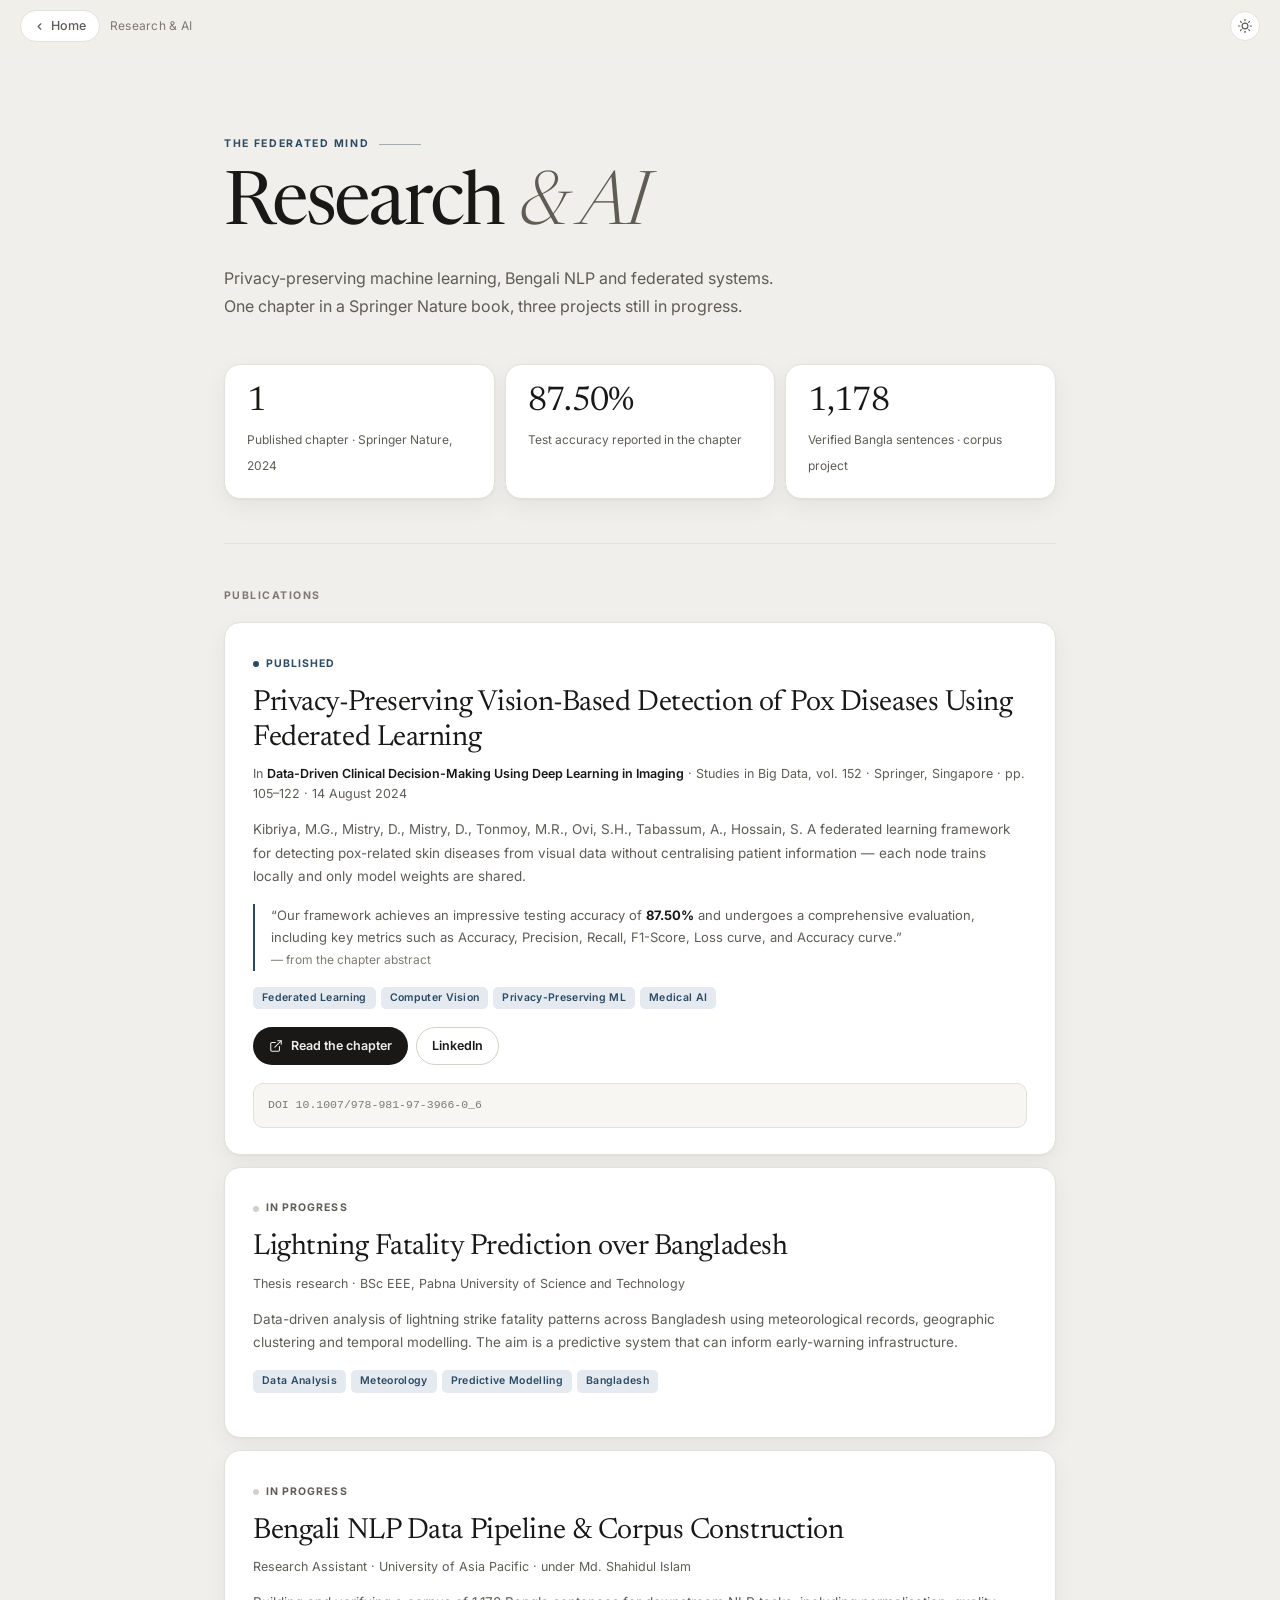
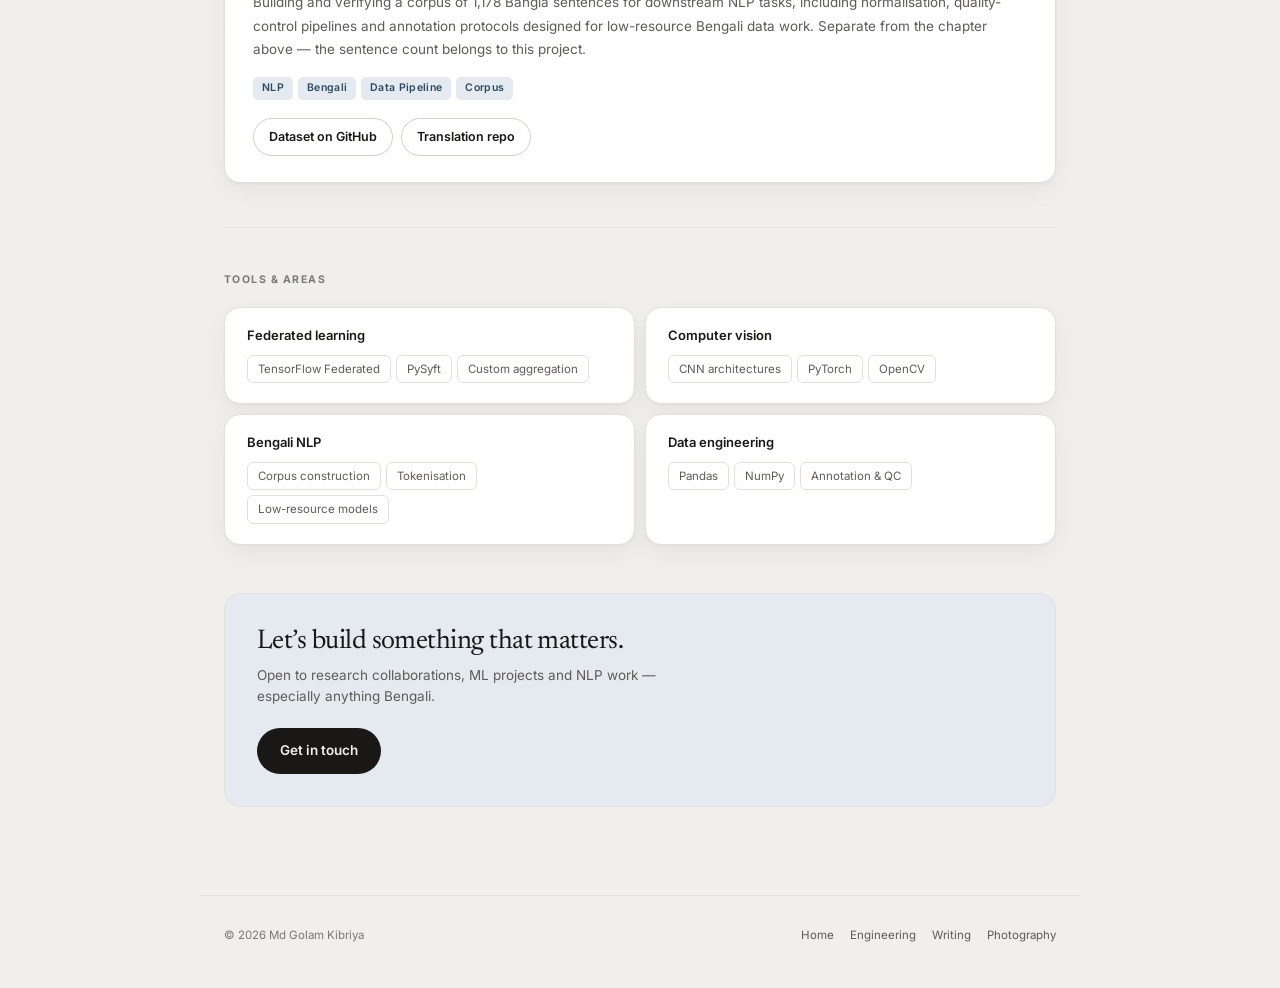
<file: research/index.html>
<!DOCTYPE html>
<html lang="en" data-theme="light">
<head>
  <meta charset="UTF-8" />
  <meta name="viewport" content="width=device-width, initial-scale=1.0" />
  <title>Research &amp; AI — Md Golam Kibriya</title>
  <meta name="description" content="Privacy-preserving machine learning, Bengali NLP and federated systems. A 2024 Springer Nature chapter on pox disease detection, plus work in progress." />
  <link rel="canonical" href="https://saadkibriya.github.io/kibriya-v2/research/" />
  <meta property="og:type" content="article" />
  <meta property="og:title" content="Research &amp; AI — Md Golam Kibriya" />
  <meta property="og:description" content="Federated learning, Bengali NLP, medical imaging. One published chapter, three projects in progress." />
  <meta property="og:url" content="https://saadkibriya.github.io/kibriya-v2/research/" />
  <meta name="theme-color" content="#f0efeb" />
  <link rel="icon" href="../favicon.svg" type="image/svg+xml" />
  <link rel="preconnect" href="https://fonts.googleapis.com" />
  <link rel="preconnect" href="https://fonts.gstatic.com" crossorigin />
  <link href="https://fonts.googleapis.com/css2?family=Inter:wght@400;500;600;700&family=Newsreader:ital,opsz,wght@0,6..72,300;0,6..72,400;1,6..72,300;1,6..72,400&display=swap" rel="stylesheet" />
  <link rel="stylesheet" href="../style.css" />
  <script>try{var t=localStorage.getItem('theme');if(t)document.documentElement.setAttribute('data-theme',t)}catch(e){}document.documentElement.classList.add('js')</script>
</head>
<body class="section-research">

  <a class="skip-link" href="#main">Skip to content</a>

  <header class="site-nav">
    <div class="nav-left">
      <a class="nav-back" href="../">
        <svg viewBox="0 0 24 24" fill="none" stroke="currentColor" stroke-width="2.5" stroke-linecap="round" stroke-linejoin="round" aria-hidden="true"><polyline points="15 18 9 12 15 6"/></svg>
        Home
      </a>
      <span class="nav-title">Research &amp; AI</span>
    </div>
    <div class="nav-right">
      <button class="theme-btn" id="themeBtn" type="button" aria-label="Switch to dark theme">
        <svg id="themeIcon" viewBox="0 0 24 24" fill="none" stroke="currentColor" stroke-width="2" stroke-linecap="round" stroke-linejoin="round" aria-hidden="true"><circle cx="12" cy="12" r="5"/><line x1="12" y1="1" x2="12" y2="3"/><line x1="12" y1="21" x2="12" y2="23"/><line x1="4.22" y1="4.22" x2="5.64" y2="5.64"/><line x1="18.36" y1="18.36" x2="19.78" y2="19.78"/><line x1="1" y1="12" x2="3" y2="12"/><line x1="21" y1="12" x2="23" y2="12"/><line x1="4.22" y1="19.78" x2="5.64" y2="18.36"/><line x1="18.36" y1="5.64" x2="19.78" y2="4.22"/></svg>
      </button>
    </div>
  </header>

  <main id="main">
    <div class="page-hero">
      <span class="page-eyebrow">The Federated Mind</span>
      <h1 class="page-title">Research <em>&amp; AI</em></h1>
      <p class="page-desc">Privacy-preserving machine learning, Bengali NLP and federated systems. One chapter in a Springer Nature book, three projects still in progress.</p>
    </div>

    <div class="wrap">

      <div class="stats">
        <div class="stat">
          <span class="stat-n">1</span>
          <span class="stat-l">Published chapter · Springer Nature, 2024</span>
        </div>
        <div class="stat">
          <span class="stat-n">87.50%</span>
          <span class="stat-l">Test accuracy reported in the chapter</span>
        </div>
        <div class="stat">
          <span class="stat-n">1,178</span>
          <span class="stat-l">Verified Bangla sentences · corpus project</span>
        </div>
      </div>

      <div class="rule"></div>

      <span class="sec-label">Publications</span>

      <article class="paper reveal">
        <span class="paper__status paper__status--published">Published</span>
        <h3>Privacy-Preserving Vision-Based Detection of Pox Diseases Using Federated Learning</h3>
        <p class="paper__venue">In <strong>Data-Driven Clinical Decision-Making Using Deep Learning in Imaging</strong> · Studies in Big Data, vol. 152 · Springer, Singapore · pp. 105–122 · 14 August 2024</p>
        <p class="paper__body">Kibriya, M.G., Mistry, D., Mistry, D., Tonmoy, M.R., Ovi, S.H., Tabassum, A., Hossain, S. A federated learning framework for detecting pox-related skin diseases from visual data without centralising patient information — each node trains locally and only model weights are shared.</p>
        <blockquote class="paper__quote">“Our framework achieves an impressive testing accuracy of <strong>87.50%</strong> and undergoes a comprehensive evaluation, including key metrics such as Accuracy, Precision, Recall, F1-Score, Loss curve, and Accuracy curve.”<br /><span style="font-size:12px;color:var(--faint)">— from the chapter abstract</span></blockquote>
        <div class="tags">
          <span class="tag">Federated Learning</span>
          <span class="tag">Computer Vision</span>
          <span class="tag">Privacy-Preserving ML</span>
          <span class="tag">Medical AI</span>
        </div>
        <div class="paper__actions">
          <a class="btn btn--sm" href="https://doi.org/10.1007/978-981-97-3966-0_6" target="_blank" rel="noopener">
            <svg viewBox="0 0 24 24" fill="none" stroke="currentColor" stroke-width="1.8" stroke-linecap="round" stroke-linejoin="round" aria-hidden="true"><path d="M18 13v6a2 2 0 0 1-2 2H5a2 2 0 0 1-2-2V8a2 2 0 0 1 2-2h6"/><polyline points="15 3 21 3 21 9"/><line x1="10" y1="14" x2="21" y2="3"/></svg>
            Read the chapter
          </a>
          <a class="btn btn--sm btn--ghost" href="https://www.linkedin.com/in/mdgolamkibriya" target="_blank" rel="noopener">LinkedIn</a>
        </div>
        <div class="paper__cite">DOI 10.1007/978-981-97-3966-0_6</div>
      </article>

      <article class="paper reveal">
        <span class="paper__status">In progress</span>
        <h3>Lightning Fatality Prediction over Bangladesh</h3>
        <p class="paper__venue">Thesis research · BSc EEE, Pabna University of Science and Technology</p>
        <p class="paper__body">Data-driven analysis of lightning strike fatality patterns across Bangladesh using meteorological records, geographic clustering and temporal modelling. The aim is a predictive system that can inform early-warning infrastructure.</p>
        <div class="tags">
          <span class="tag">Data Analysis</span>
          <span class="tag">Meteorology</span>
          <span class="tag">Predictive Modelling</span>
          <span class="tag">Bangladesh</span>
        </div>
      </article>

      <article class="paper reveal">
        <span class="paper__status">In progress</span>
        <h3>Bengali NLP Data Pipeline &amp; Corpus Construction</h3>
        <p class="paper__venue">Research Assistant · University of Asia Pacific · under Md. Shahidul Islam</p>
        <p class="paper__body">Building and verifying a corpus of 1,178 Bangla sentences for downstream NLP tasks, including normalisation, quality-control pipelines and annotation protocols designed for low-resource Bengali data work. Separate from the chapter above — the sentence count belongs to this project.</p>
        <div class="tags">
          <span class="tag">NLP</span>
          <span class="tag">Bengali</span>
          <span class="tag">Data Pipeline</span>
          <span class="tag">Corpus</span>
        </div>
        <div class="paper__actions">
          <a class="btn btn--sm btn--ghost" href="https://github.com/saadkibriya/bengali-dialects-data" target="_blank" rel="noopener">Dataset on GitHub</a>
          <a class="btn btn--sm btn--ghost" href="https://github.com/saadkibriya/Bengali-Dialect-Translation" target="_blank" rel="noopener">Translation repo</a>
        </div>
      </article>

      <div class="rule"></div>

      <span class="sec-label">Tools &amp; areas</span>
      <div class="groups">
        <div class="group reveal">
          <h4>Federated learning</h4>
          <div class="chips">
            <span class="chip">TensorFlow Federated</span>
            <span class="chip">PySyft</span>
            <span class="chip">Custom aggregation</span>
          </div>
        </div>
        <div class="group reveal">
          <h4>Computer vision</h4>
          <div class="chips">
            <span class="chip">CNN architectures</span>
            <span class="chip">PyTorch</span>
            <span class="chip">OpenCV</span>
          </div>
        </div>
        <div class="group reveal">
          <h4>Bengali NLP</h4>
          <div class="chips">
            <span class="chip">Corpus construction</span>
            <span class="chip">Tokenisation</span>
            <span class="chip">Low-resource models</span>
          </div>
        </div>
        <div class="group reveal">
          <h4>Data engineering</h4>
          <div class="chips">
            <span class="chip">Pandas</span>
            <span class="chip">NumPy</span>
            <span class="chip">Annotation &amp; QC</span>
          </div>
        </div>
      </div>

      <div class="cta-panel reveal">
        <h3>Let’s build something that matters.</h3>
        <p>Open to research collaborations, ML projects and NLP work — especially anything Bengali.</p>
        <a class="btn" href="mailto:meetkibriya@gmail.com">Get in touch</a>
      </div>

    </div>
  </main>

  <footer class="site-footer" style="max-width:880px">
    <span>© <span data-year>2026</span> Md Golam Kibriya</span>
    <span class="footer-links"><a href="../">Home</a><a href="../engineering/">Engineering</a><a href="../writing/">Writing</a><a href="../photography/">Photography</a></span>
  </footer>

  <div class="toast" id="toast" role="status" aria-live="polite"></div>
  <script src="../theme.js"></script>
</body>
</html>
</file>
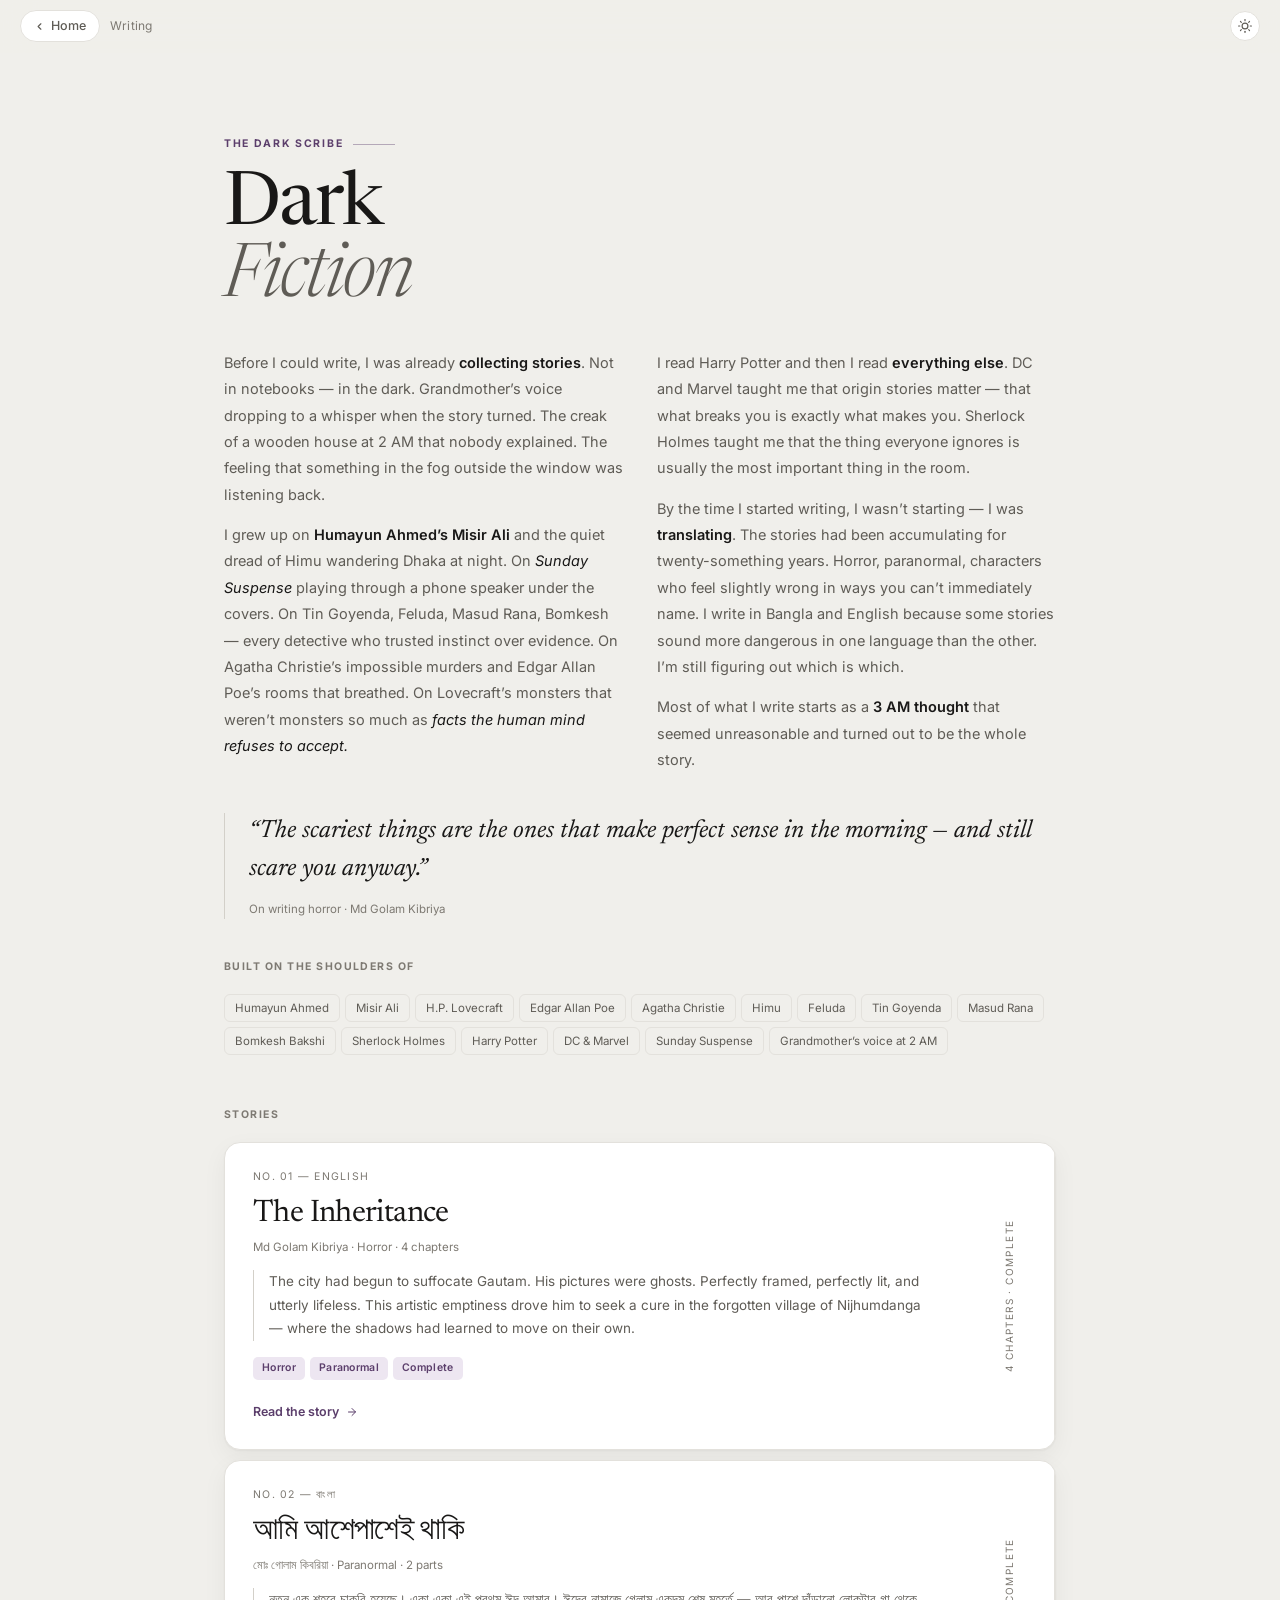
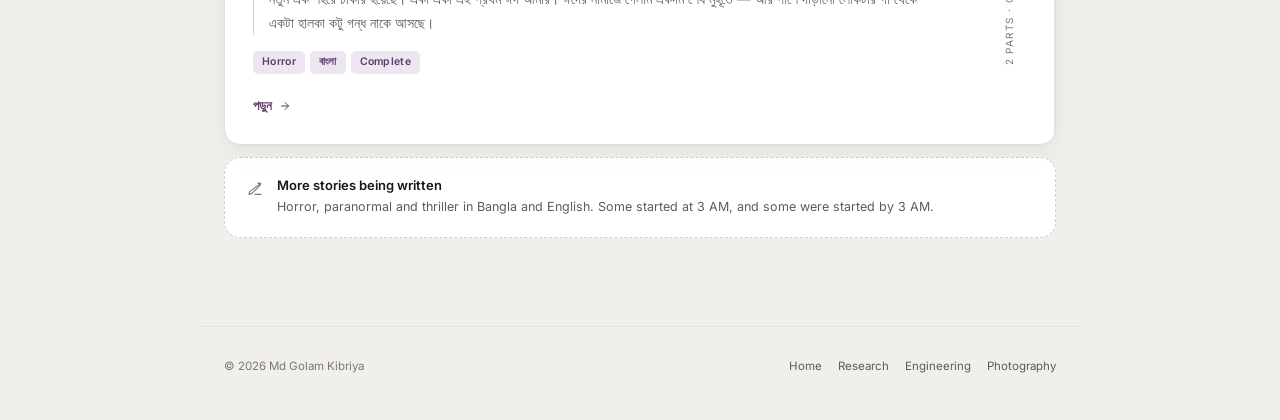
<file: writing/index.html>
<!DOCTYPE html>
<html lang="en" data-theme="light">
<head>
  <meta charset="UTF-8" />
  <meta name="viewport" content="width=device-width, initial-scale=1.0" />
  <title>Writing — Md Golam Kibriya</title>
  <meta name="description" content="Dark fiction in Bangla and English — horror, paranormal and thriller. Two complete stories: The Inheritance and আমি আশেপাশেই থাকি." />
  <link rel="canonical" href="https://saadkibriya.github.io/kibriya-v2/writing/" />
  <meta property="og:type" content="website" />
  <meta property="og:title" content="Writing — Md Golam Kibriya" />
  <meta property="og:description" content="Horror, paranormal and thriller in Bangla and English." />
  <meta property="og:url" content="https://saadkibriya.github.io/kibriya-v2/writing/" />
  <meta name="theme-color" content="#f0efeb" />
  <link rel="icon" href="../favicon.svg" type="image/svg+xml" />
  <link rel="preconnect" href="https://fonts.googleapis.com" />
  <link rel="preconnect" href="https://fonts.gstatic.com" crossorigin />
  <link href="https://fonts.googleapis.com/css2?family=Inter:wght@400;500;600;700&family=Newsreader:ital,opsz,wght@0,6..72,300;0,6..72,400;1,6..72,300;1,6..72,400&display=swap" rel="stylesheet" />
  <link rel="stylesheet" href="../style.css" />
  <script>try{var t=localStorage.getItem('theme');if(t)document.documentElement.setAttribute('data-theme',t)}catch(e){}document.documentElement.classList.add('js')</script>
</head>
<body class="section-writing">

  <a class="skip-link" href="#main">Skip to content</a>

  <header class="site-nav">
    <div class="nav-left">
      <a class="nav-back" href="../">
        <svg viewBox="0 0 24 24" fill="none" stroke="currentColor" stroke-width="2.5" stroke-linecap="round" stroke-linejoin="round" aria-hidden="true"><polyline points="15 18 9 12 15 6"/></svg>
        Home
      </a>
      <span class="nav-title">Writing</span>
    </div>
    <div class="nav-right">
      <button class="theme-btn" id="themeBtn" type="button" aria-label="Switch to dark theme">
        <svg id="themeIcon" viewBox="0 0 24 24" fill="none" stroke="currentColor" stroke-width="2" stroke-linecap="round" stroke-linejoin="round" aria-hidden="true"><circle cx="12" cy="12" r="5"/><line x1="12" y1="1" x2="12" y2="3"/><line x1="12" y1="21" x2="12" y2="23"/><line x1="4.22" y1="4.22" x2="5.64" y2="5.64"/><line x1="18.36" y1="18.36" x2="19.78" y2="19.78"/><line x1="1" y1="12" x2="3" y2="12"/><line x1="21" y1="12" x2="23" y2="12"/><line x1="4.22" y1="19.78" x2="5.64" y2="18.36"/><line x1="18.36" y1="5.64" x2="19.78" y2="4.22"/></svg>
      </button>
    </div>
  </header>

  <main id="main">
    <div class="page-hero" style="max-width:880px">
      <span class="page-eyebrow">The Dark Scribe</span>
      <h1 class="page-title">Dark<br /><em>Fiction</em></h1>

      <div class="bio-grid" style="margin-top:34px">
        <div>
          <p>Before I could write, I was already <strong>collecting stories</strong>. Not in notebooks — in the dark. Grandmother’s voice dropping to a whisper when the story turned. The creak of a wooden house at 2 AM that nobody explained. The feeling that something in the fog outside the window was listening back.</p>
          <p>I grew up on <strong>Humayun Ahmed’s Misir Ali</strong> and the quiet dread of Himu wandering Dhaka at night. On <em>Sunday Suspense</em> playing through a phone speaker under the covers. On Tin Goyenda, Feluda, Masud Rana, Bomkesh — every detective who trusted instinct over evidence. On Agatha Christie’s impossible murders and Edgar Allan Poe’s rooms that breathed. On Lovecraft’s monsters that weren’t monsters so much as <em>facts the human mind refuses to accept.</em></p>
        </div>
        <div>
          <p>I read Harry Potter and then I read <strong>everything else</strong>. DC and Marvel taught me that origin stories matter — that what breaks you is exactly what makes you. Sherlock Holmes taught me that the thing everyone ignores is usually the most important thing in the room.</p>
          <p>By the time I started writing, I wasn’t starting — I was <strong>translating</strong>. The stories had been accumulating for twenty-something years. Horror, paranormal, characters who feel slightly wrong in ways you can’t immediately name. I write in Bangla and English because some stories sound more dangerous in one language than the other. I’m still figuring out which is which.</p>
          <p>Most of what I write starts as a <strong>3 AM thought</strong> that seemed unreasonable and turned out to be the whole story.</p>
        </div>
      </div>

      <div class="pull">
        <blockquote>“The scariest things are the ones that make perfect sense in the morning — and still scare you anyway.”</blockquote>
        <cite>On writing horror · Md Golam Kibriya</cite>
      </div>

      <span class="sec-label">Built on the shoulders of</span>
      <div class="chips" style="margin-bottom:8px">
        <span class="chip">Humayun Ahmed</span>
        <span class="chip">Misir Ali</span>
        <span class="chip">H.P. Lovecraft</span>
        <span class="chip">Edgar Allan Poe</span>
        <span class="chip">Agatha Christie</span>
        <span class="chip">Himu</span>
        <span class="chip">Feluda</span>
        <span class="chip">Tin Goyenda</span>
        <span class="chip">Masud Rana</span>
        <span class="chip">Bomkesh Bakshi</span>
        <span class="chip">Sherlock Holmes</span>
        <span class="chip">Harry Potter</span>
        <span class="chip">DC &amp; Marvel</span>
        <span class="chip">Sunday Suspense</span>
        <span class="chip">Grandmother’s voice at 2 AM</span>
      </div>
    </div>

    <div class="wrap">

      <span class="sec-label">Stories</span>
      <div class="story-list">

        <a class="story-card" href="story-inheritance.html">
          <div class="story-card__body">
            <span class="story-card__num">No. 01 — English</span>
            <h3>The Inheritance</h3>
            <p class="story-card__by">Md Golam Kibriya · Horror · 4 chapters</p>
            <p class="story-card__ex">The city had begun to suffocate Gautam. His pictures were ghosts. Perfectly framed, perfectly lit, and utterly lifeless. This artistic emptiness drove him to seek a cure in the forgotten village of Nijhumdanga — where the shadows had learned to move on their own.</p>
            <div class="tags">
              <span class="tag">Horror</span>
              <span class="tag">Paranormal</span>
              <span class="tag">Complete</span>
            </div>
            <span class="card-link">Read the story
              <svg viewBox="0 0 24 24" fill="none" stroke="currentColor" stroke-width="2" stroke-linecap="round" stroke-linejoin="round" aria-hidden="true"><line x1="5" y1="12" x2="19" y2="12"/><polyline points="12 5 19 12 12 19"/></svg>
            </span>
          </div>
          <div class="story-card__aside">4 chapters · complete</div>
        </a>

        <a class="story-card" href="story-iblis.html" lang="bn">
          <div class="story-card__body">
            <span class="story-card__num">No. 02 — বাংলা</span>
            <h3>আমি আশেপাশেই থাকি</h3>
            <p class="story-card__by">মোঃ গোলাম কিবরিয়া · Paranormal · 2 parts</p>
            <p class="story-card__ex">নতুন এক শহরে চাকরি হয়েছে। একা একা এই প্রথম ঈদ আমার। ঈদের নামাজে গেলাম একদম শেষ মুহূর্তে — আর পাশে দাঁড়ানো লোকটার গা থেকে একটা হালকা কটু গন্ধ নাকে আসছে।</p>
            <div class="tags">
              <span class="tag">Horror</span>
              <span class="tag">বাংলা</span>
              <span class="tag">Complete</span>
            </div>
            <span class="card-link">পড়ুন
              <svg viewBox="0 0 24 24" fill="none" stroke="currentColor" stroke-width="2" stroke-linecap="round" stroke-linejoin="round" aria-hidden="true"><line x1="5" y1="12" x2="19" y2="12"/><polyline points="12 5 19 12 12 19"/></svg>
            </span>
          </div>
          <div class="story-card__aside">2 parts · complete</div>
        </a>

      </div>

      <div class="note">
        <svg viewBox="0 0 24 24" fill="none" stroke="currentColor" stroke-width="1.7" stroke-linecap="round" stroke-linejoin="round" aria-hidden="true"><path d="M12 20h9"/><path d="M16.5 3.5a2.12 2.12 0 0 1 3 3L7 19l-4 1 1-4 16.5-12.5z"/></svg>
        <div>
          <h4>More stories being written</h4>
          <p>Horror, paranormal and thriller in Bangla and English. Some started at 3 AM, and some were started by 3 AM.</p>
        </div>
      </div>

    </div>
  </main>

  <footer class="site-footer" style="max-width:880px">
    <span>© <span data-year>2026</span> Md Golam Kibriya</span>
    <span class="footer-links"><a href="../">Home</a><a href="../research/">Research</a><a href="../engineering/">Engineering</a><a href="../photography/">Photography</a></span>
  </footer>

  <div class="toast" id="toast" role="status" aria-live="polite"></div>
  <script src="../theme.js"></script>
</body>
</html>
</file>
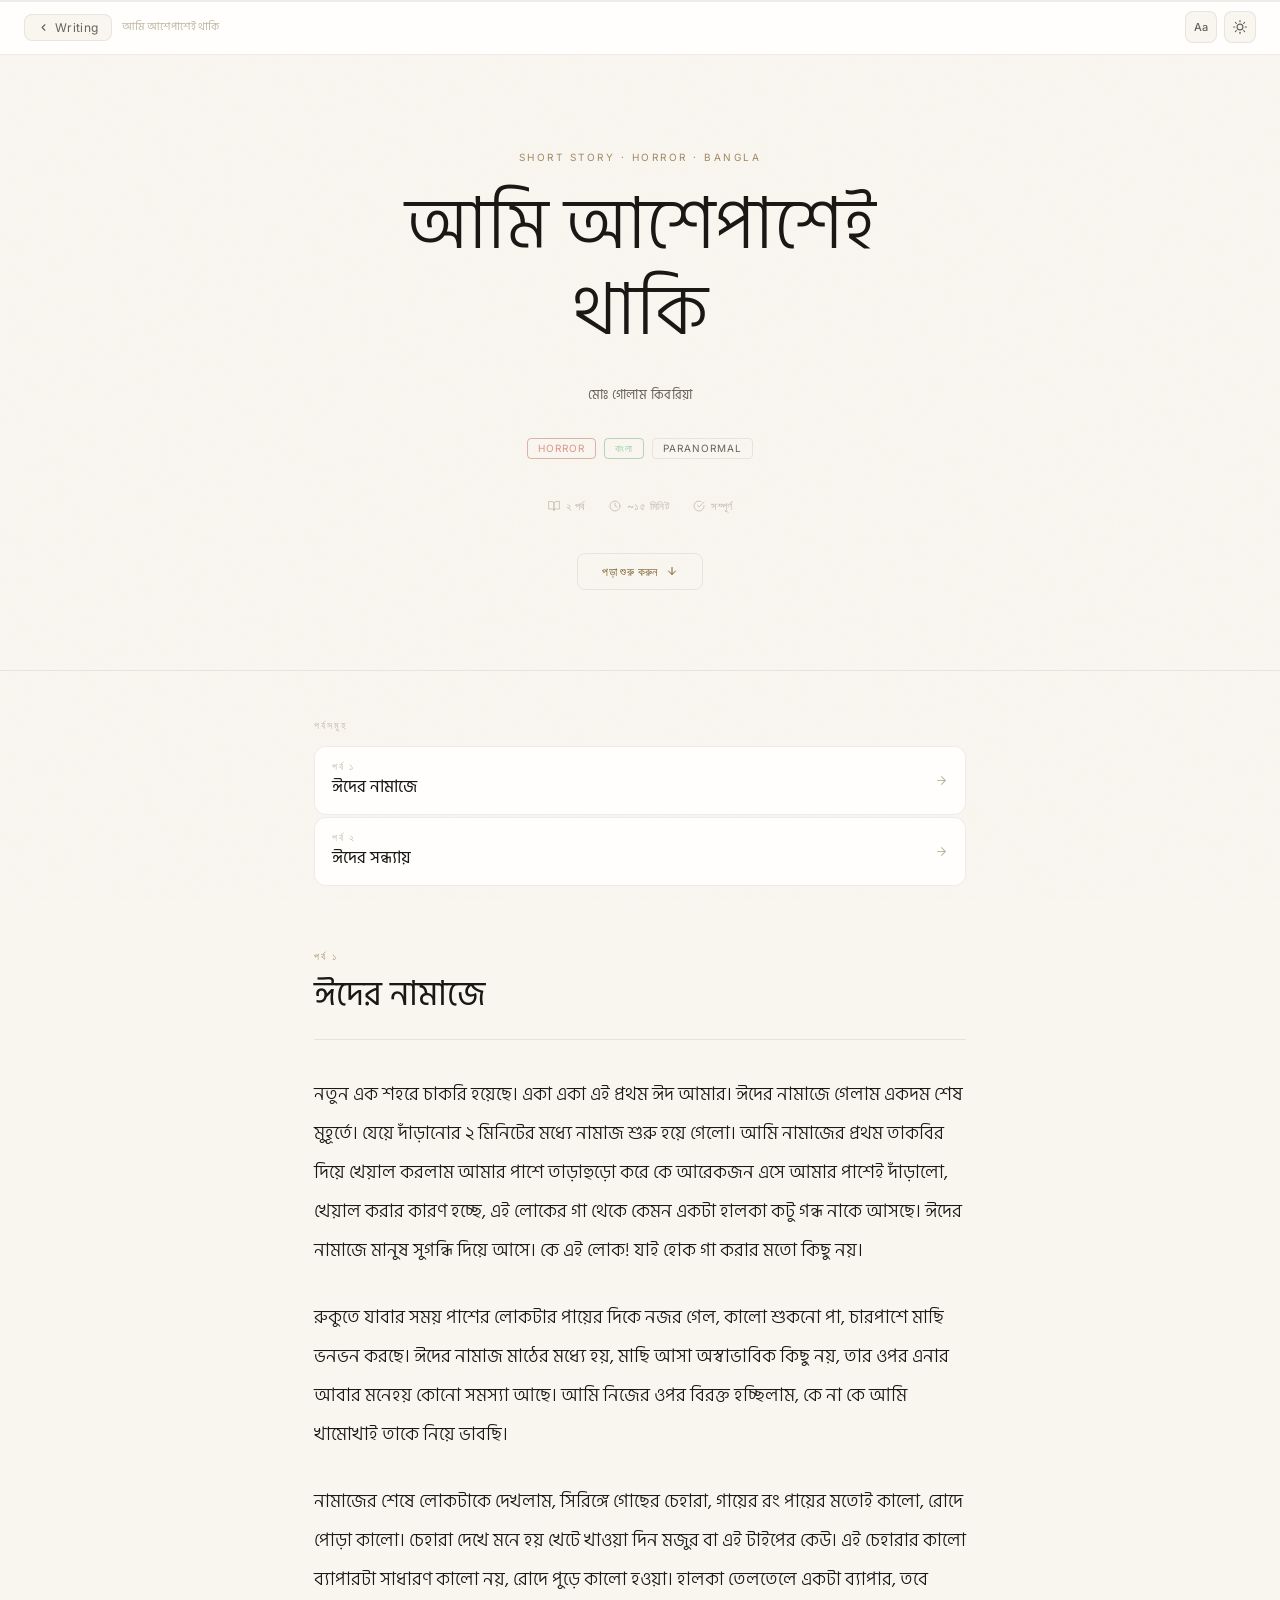
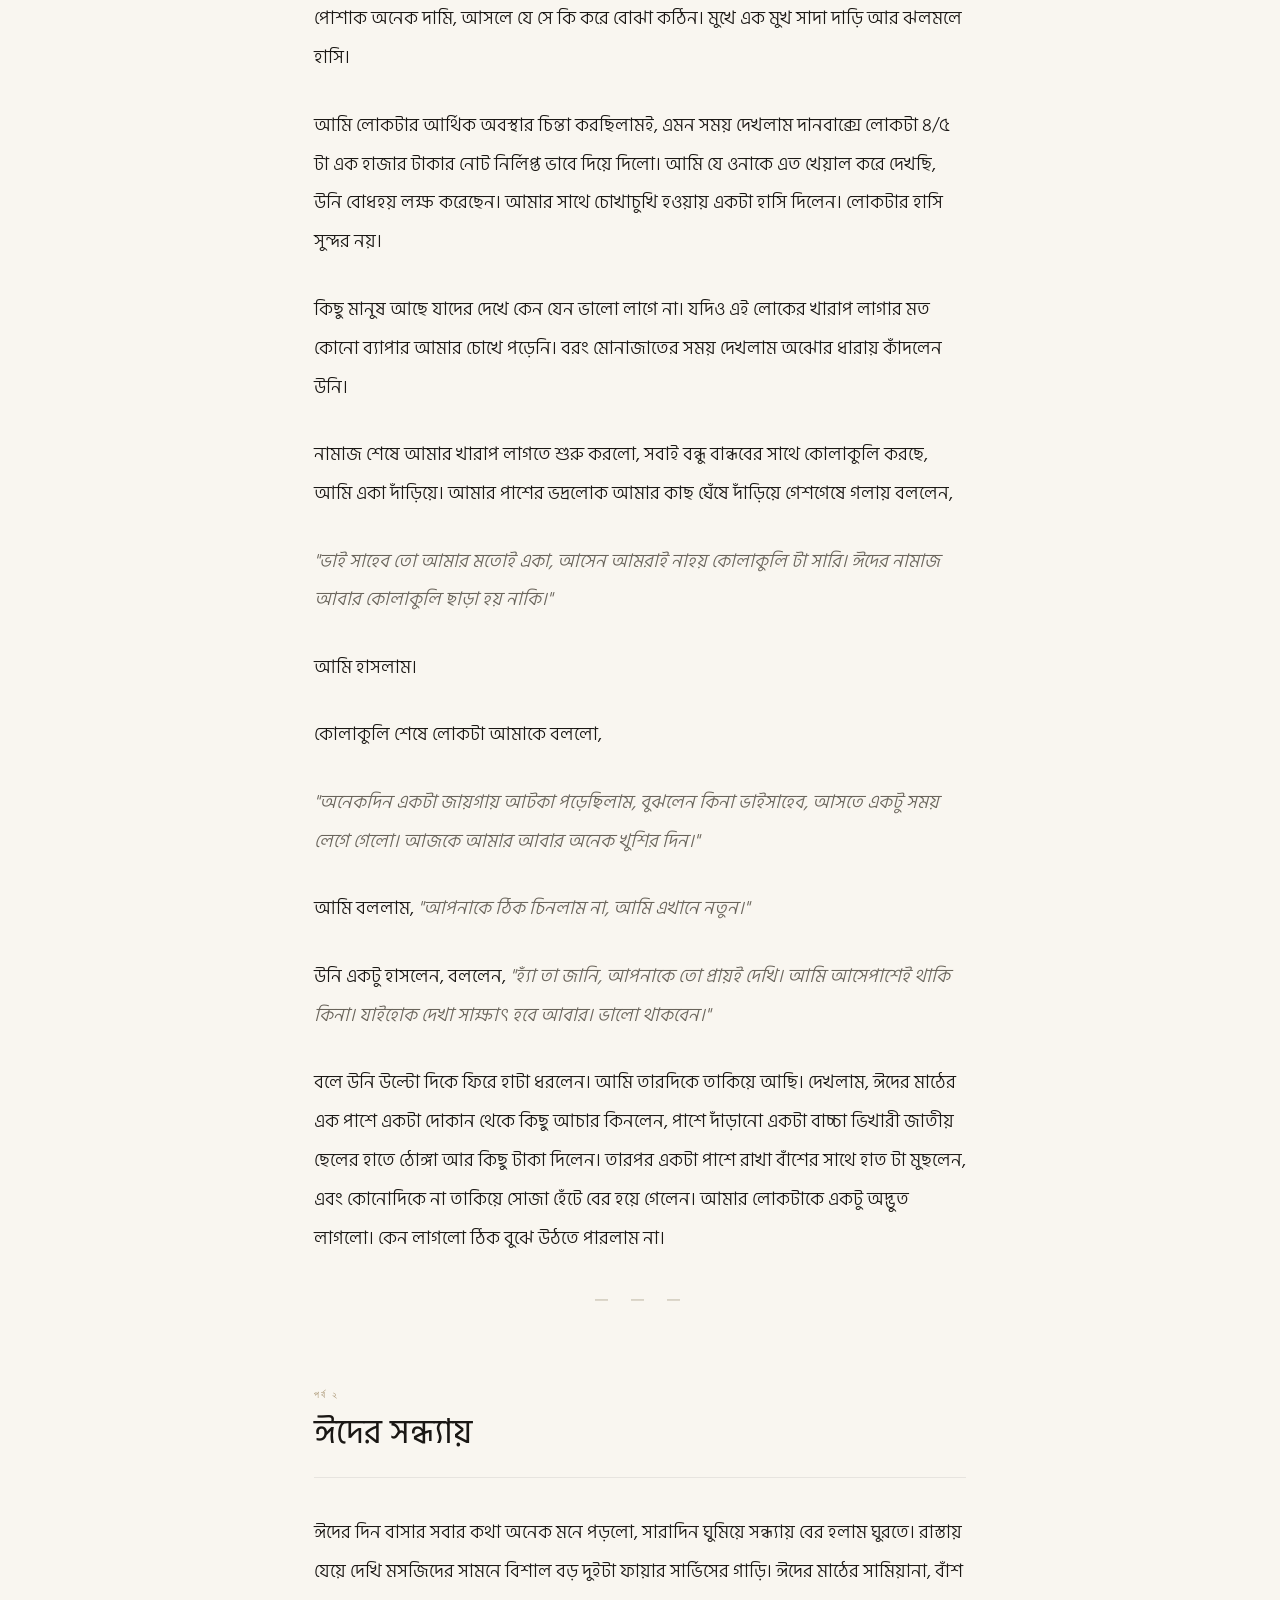
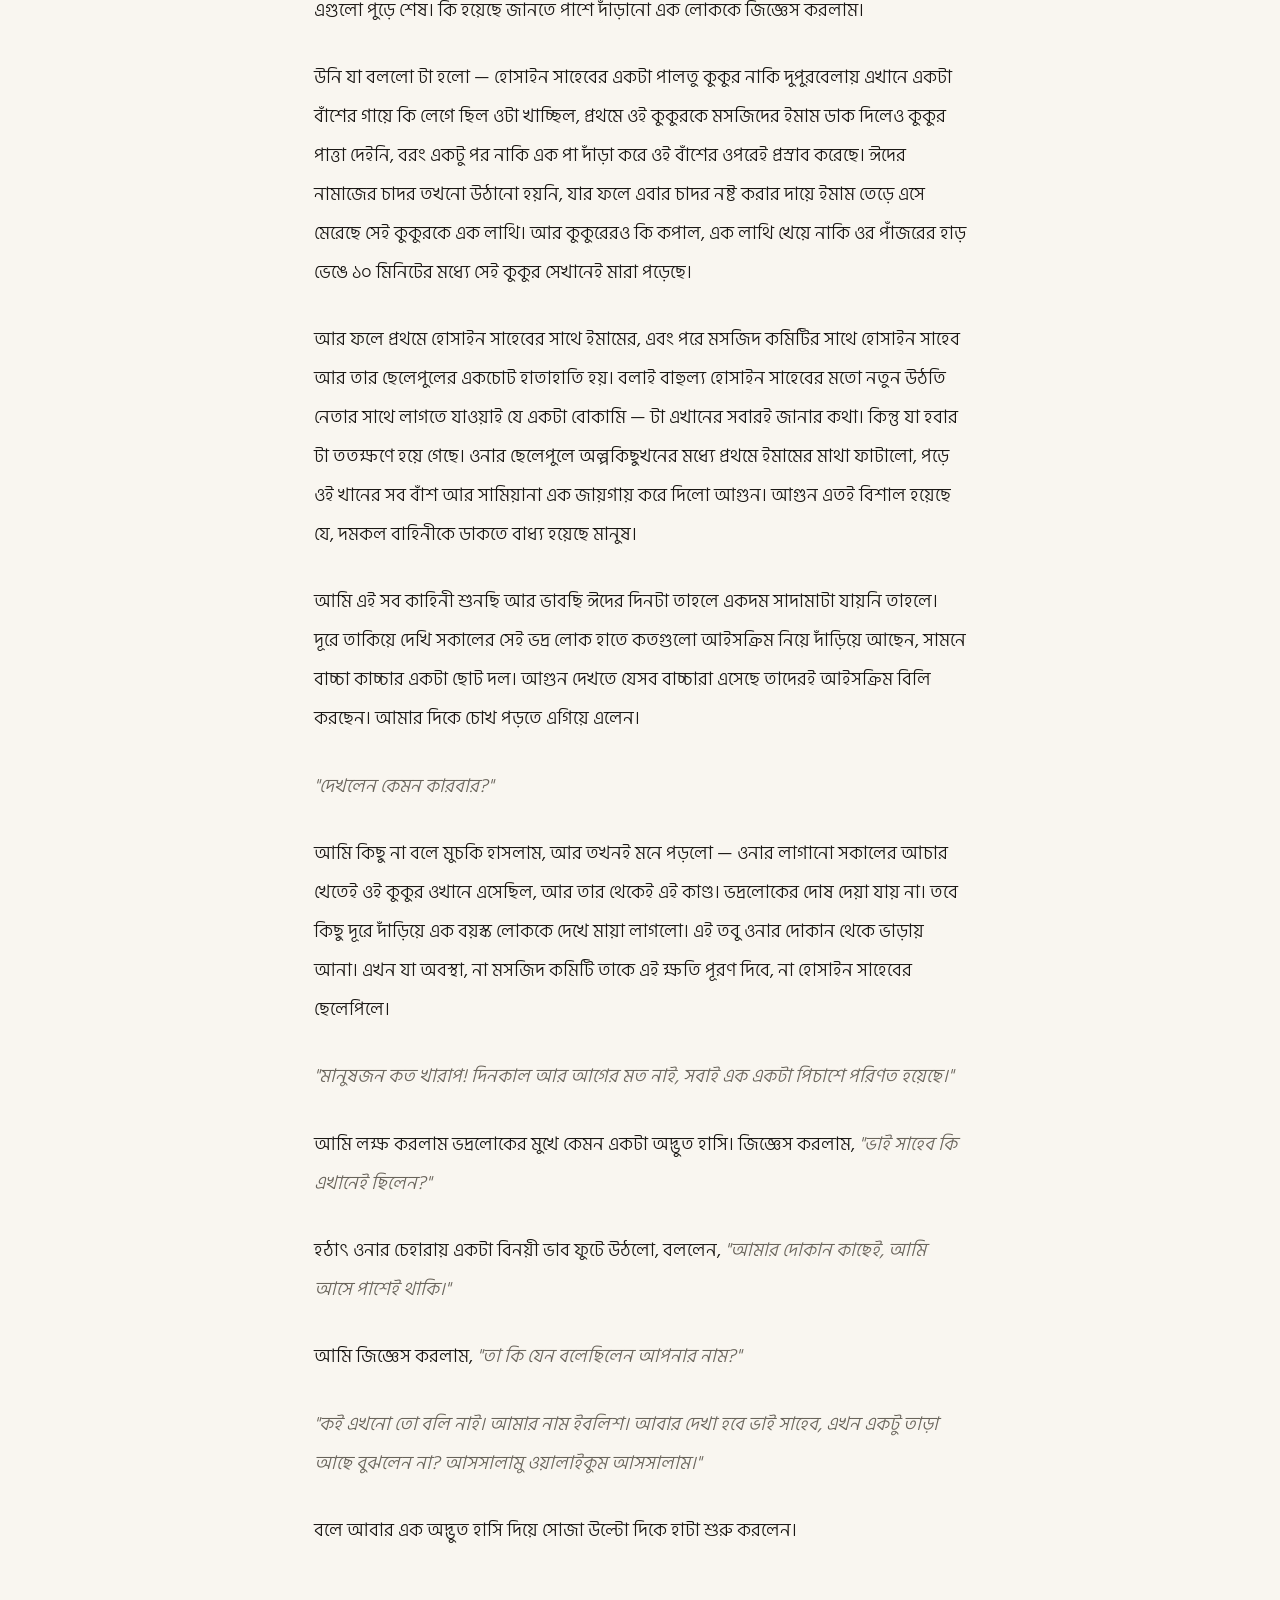
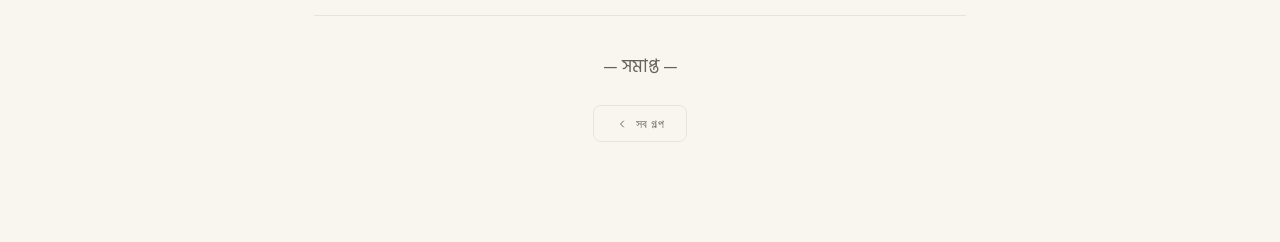
<file: writing/story-iblis.html>
<!DOCTYPE html>
<html lang="bn" data-theme="light">
<head>
<meta charset="UTF-8"/>
<meta name="viewport" content="width=device-width,initial-scale=1.0"/>
<title>আমি আশেপাশেই থাকি — মোঃ গোলাম কিবরিয়া</title>
<meta name="description" content="আমি আশেপাশেই থাকি — মোঃ গোলাম কিবরিয়ার একটি ভৌতিক গল্প।" />
<meta property="og:type" content="article" />
<meta property="og:title" content="আমি আশেপাশেই থাকি — Md Golam Kibriya" />
<meta property="og:description" content="আমি আশেপাশেই থাকি — মোঃ গোলাম কিবরিয়ার একটি ভৌতিক গল্প।" />
<meta name="theme-color" content="#f0efeb" />
<link rel="icon" href="../favicon.svg" type="image/svg+xml" />
<script>try{var t=localStorage.getItem('theme');if(t)document.documentElement.setAttribute('data-theme',t)}catch(e){}document.documentElement.classList.add('js')</script>
<link rel="preconnect" href="https://fonts.googleapis.com"/>
<link rel="preconnect" href="https://fonts.gstatic.com" crossorigin/>
<link href="https://fonts.googleapis.com/css2?family=Hind+Siliguri:wght@300;400;500&family=Inter:wght@400;500;600&family=Newsreader:ital,opsz,wght@0,6..72,300;0,6..72,400;1,6..72,300&display=swap" rel="stylesheet"/>
<style>
:root{
  --bg:#060606;--s1:#0d0d0d;--s2:#141414;--s3:#1c1c1c;
  --border:rgba(255,255,255,.05);--text:#ddd8ce;
  --muted:#6b6560;--subtle:#302a24;
  --cream:#c8b890;--cream-dim:#6b5838;--r:12px;--pw:700px;
}
[data-theme="light"]{
  --bg:#f9f6f0;--s1:#fffefc;--s2:#f9f6f0;--s3:#ede9e0;
  --border:rgba(0,0,0,.07);--text:#1a1714;
  --muted:#68635a;--subtle:#c0b8a5;
  --cream:#7a5c2a;--cream-dim:#c8a96e;
}
*,*::before,*::after{box-sizing:border-box;margin:0;padding:0}
html{scroll-behavior:smooth}
body{font-family:'Inter',system-ui,sans-serif;background:var(--bg);color:var(--text);transition:background .3s,color .3s;overflow-x:hidden}
a{color:inherit;text-decoration:none}
body::after{content:'';position:fixed;inset:0;z-index:0;pointer-events:none;opacity:.45;background-image:url("data:image/svg+xml,%3Csvg xmlns='http://www.w3.org/2000/svg' width='300' height='300'%3E%3Cfilter id='n'%3E%3CfeTurbulence type='fractalNoise' baseFrequency='0.78' numOctaves='4' stitchTiles='stitch'/%3E%3C/filter%3E%3Crect width='300' height='300' filter='url(%23n)' opacity='0.045'/%3E%3C/svg%3E")}

.progress-bar{position:fixed;top:0;left:0;right:0;height:2px;background:var(--border);z-index:200}
.progress-fill{height:100%;background:var(--cream);width:0%}

nav{position:sticky;top:0;z-index:99;display:flex;align-items:center;justify-content:space-between;padding:11px 24px;background:var(--s1);border-bottom:1px solid var(--border);backdrop-filter:blur(20px)}
.nav-l{display:flex;align-items:center;gap:10px}
.nav-back{display:flex;align-items:center;gap:6px;font-size:12px;color:var(--muted);background:var(--s2);border:1px solid var(--border);border-radius:8px;padding:5px 13px;transition:all .2s;letter-spacing:.3px;font-family:'Inter',system-ui,sans-serif}
.nav-back:hover{color:var(--text);border-color:var(--subtle)}
.nav-back svg{width:11px;height:11px}
.nav-title{font-size:11px;color:var(--subtle);font-family:'Hind Siliguri',sans-serif}
.nav-r{display:flex;gap:7px}
.nav-btn{width:32px;height:32px;border-radius:8px;border:1px solid var(--border);background:var(--s2);color:var(--muted);cursor:pointer;display:flex;align-items:center;justify-content:center;transition:all .2s}
.nav-btn:hover{color:var(--text);border-color:var(--subtle)}
.nav-btn svg{width:14px;height:14px}
.font-label{font-size:11px;font-weight:500;font-family:'Inter',system-ui,sans-serif;letter-spacing:.5px}

.cover{padding:96px 24px 80px;text-align:center;position:relative;z-index:1;border-bottom:1px solid var(--border)}
.cover-kicker{font-size:10px;letter-spacing:2.5px;text-transform:uppercase;color:var(--cream);opacity:.7;margin-bottom:20px;display:block;font-family:'Inter',system-ui,sans-serif}
.cover-title{font-family:'Hind Siliguri',sans-serif;font-size:clamp(36px,8vw,72px);font-weight:300;line-height:1.2;color:var(--text);margin-bottom:28px}
.cover-author{font-size:13px;color:var(--muted);letter-spacing:.5px;margin-bottom:32px;font-family:'Hind Siliguri',sans-serif}
.cover-tags{display:flex;gap:8px;justify-content:center;flex-wrap:wrap;margin-bottom:40px}
.c-tag{font-size:10px;letter-spacing:1px;text-transform:uppercase;padding:3px 10px;border-radius:4px;border:1px solid var(--border);color:var(--muted);font-family:'Inter',system-ui,sans-serif}
.c-tag.horror{border-color:rgba(160,60,40,.35);color:rgba(210,110,90,.7)}
.c-tag.bangla{border-color:rgba(80,140,80,.35);color:rgba(110,190,110,.7)}
.cover-meta{display:flex;align-items:center;justify-content:center;gap:24px;flex-wrap:wrap;font-size:11px;color:var(--subtle);letter-spacing:.5px;margin-bottom:40px;font-family:'Inter',system-ui,sans-serif}
.c-meta-item{display:flex;align-items:center;gap:6px}
.c-meta-item svg{width:12px;height:12px}
.start-btn{display:inline-flex;align-items:center;gap:8px;padding:10px 24px;border-radius:8px;border:1px solid var(--border);color:var(--cream);font-size:12px;letter-spacing:.4px;transition:all .2s;font-family:'Inter',system-ui,sans-serif}
.start-btn:hover{border-color:var(--cream-dim);background:rgba(200,184,144,.06)}
.start-btn svg{width:12px;height:12px}

.ch-nav-wrap{max-width:var(--pw);margin:0 auto;padding:48px 24px 0;position:relative;z-index:1}
.ch-nav-label{font-size:10px;letter-spacing:2px;text-transform:uppercase;color:var(--subtle);margin-bottom:14px;display:block;font-family:'Inter',system-ui,sans-serif}
.ch-links{display:flex;flex-direction:column;gap:2px}
.ch-link{display:flex;align-items:center;justify-content:space-between;padding:13px 17px;border-radius:var(--r);border:1px solid var(--border);background:var(--s1);transition:all .2s}
.ch-link:hover{border-color:var(--subtle);background:var(--s2)}
.ch-link-num{font-size:10px;letter-spacing:1.5px;text-transform:uppercase;color:var(--subtle);font-family:'Inter',system-ui,sans-serif}
.ch-link-title{font-family:'Hind Siliguri',sans-serif;font-size:17px;color:var(--text)}
.ch-link svg{width:13px;height:13px;color:var(--subtle)}

.prose-wrap{max-width:var(--pw);margin:0 auto;padding:64px 24px 100px;position:relative;z-index:1}
.ch-head{margin-bottom:36px;padding-bottom:22px;border-bottom:1px solid var(--border);scroll-margin-top:72px}
.ch-kicker{font-size:10px;letter-spacing:2px;text-transform:uppercase;color:var(--cream);opacity:.65;margin-bottom:10px;display:block;font-family:'Inter',system-ui,sans-serif}
.ch-title{font-family:'Hind Siliguri',sans-serif;font-size:clamp(24px,4vw,34px);font-weight:400;line-height:1.3;color:var(--text)}

.prose{font-family:'Hind Siliguri',sans-serif;font-size:19px;line-height:2.05;color:var(--text);font-weight:300}
body.fs-sm .prose{font-size:16px;line-height:1.95}
body.fs-lg .prose{font-size:22px;line-height:2.1}
.prose p{margin-bottom:1.5em}
.prose p:last-child{margin-bottom:0}
.prose .d{font-style:italic;color:var(--muted)}
.prose .emph{font-style:italic}

.break{text-align:center;color:var(--subtle);font-size:13px;margin:2.5em 0;letter-spacing:5px;font-family:'Inter',system-ui,sans-serif}
.chapter-gap{height:48px}

.end-section{margin-top:64px;padding-top:36px;border-top:1px solid var(--border);text-align:center}
.end-title{font-family:'Hind Siliguri',sans-serif;font-size:18px;color:var(--muted);margin-bottom:24px}
.back-btn{display:inline-flex;align-items:center;gap:8px;padding:10px 22px;border-radius:8px;border:1px solid var(--border);color:var(--muted);font-size:12px;letter-spacing:.4px;transition:all .2s;font-family:'Inter',system-ui,sans-serif}
.back-btn:hover{color:var(--text);border-color:var(--subtle)}
.back-btn svg{width:12px;height:12px}

.scroll-top{position:fixed;bottom:24px;right:24px;z-index:100;width:38px;height:38px;border-radius:10px;border:1px solid var(--border);background:var(--s1);color:var(--muted);cursor:pointer;display:flex;align-items:center;justify-content:center;transition:all .2s,opacity .3s;opacity:0;pointer-events:none}
.scroll-top.show{opacity:1;pointer-events:all}
.scroll-top:hover{color:var(--text);border-color:var(--subtle)}
.scroll-top svg{width:13px;height:13px}
</style>
</head>
<body>

<div class="progress-bar"><div class="progress-fill" id="pf"></div></div>

<nav>
  <div class="nav-l">
    <a class="nav-back" href="index.html">
      <svg viewBox="0 0 24 24" fill="none" stroke="currentColor" stroke-width="2.5" stroke-linecap="round" stroke-linejoin="round"><polyline points="15 18 9 12 15 6"/></svg>
      Writing
    </a>
    <span class="nav-title">আমি আশেপাশেই থাকি</span>
  </div>
  <div class="nav-r">
    <button class="nav-btn" onclick="cycleFont()" title="Change font size">
      <span class="font-label" id="fontLabel">Aa</span>
    </button>
    <button class="nav-btn" id="themeBtn" onclick="toggleTheme()" title="Toggle theme">
      <svg id="themeIcon" viewBox="0 0 24 24" fill="none" stroke="currentColor" stroke-width="2" stroke-linecap="round" stroke-linejoin="round">
        <path d="M21 12.79A9 9 0 1 1 11.21 3 7 7 0 0 0 21 12.79z"/>
      </svg>
    </button>
  </div>
</nav>

<div class="cover">
  <span class="cover-kicker">Short Story &middot; Horror &middot; Bangla</span>
  <h1 class="cover-title">আমি আশেপাশেই<br>থাকি</h1>
  <div class="cover-author">মোঃ গোলাম কিবরিয়া</div>
  <div class="cover-tags">
    <span class="c-tag horror">Horror</span>
    <span class="c-tag bangla">বাংলা</span>
    <span class="c-tag">Paranormal</span>
  </div>
  <div class="cover-meta">
    <span class="c-meta-item">
      <svg viewBox="0 0 24 24" fill="none" stroke="currentColor" stroke-width="1.5" stroke-linecap="round" stroke-linejoin="round"><path d="M2 3h6a4 4 0 0 1 4 4v14a3 3 0 0 0-3-3H2z"/><path d="M22 3h-6a4 4 0 0 0-4 4v14a3 3 0 0 1 3-3h7z"/></svg>
      ২ পর্ব
    </span>
    <span class="c-meta-item">
      <svg viewBox="0 0 24 24" fill="none" stroke="currentColor" stroke-width="1.5" stroke-linecap="round" stroke-linejoin="round"><circle cx="12" cy="12" r="10"/><polyline points="12 6 12 12 16 14"/></svg>
      ~১৫ মিনিট
    </span>
    <span class="c-meta-item">
      <svg viewBox="0 0 24 24" fill="none" stroke="currentColor" stroke-width="1.5" stroke-linecap="round" stroke-linejoin="round"><path d="M22 11.08V12a10 10 0 1 1-5.93-9.14"/><polyline points="22 4 12 14.01 9 11.01"/></svg>
      সম্পূর্ণ
    </span>
  </div>
  <a class="start-btn" href="#p1">
    পড়া শুরু করুন
    <svg viewBox="0 0 24 24" fill="none" stroke="currentColor" stroke-width="2" stroke-linecap="round" stroke-linejoin="round"><line x1="12" y1="5" x2="12" y2="19"/><polyline points="19 12 12 19 5 12"/></svg>
  </a>
</div>

<div class="ch-nav-wrap">
  <span class="ch-nav-label">পর্বসমূহ</span>
  <div class="ch-links">
    <a class="ch-link" href="#p1">
      <span><div class="ch-link-num">পর্ব ১</div><div class="ch-link-title">ঈদের নামাজে</div></span>
      <svg viewBox="0 0 24 24" fill="none" stroke="currentColor" stroke-width="2" stroke-linecap="round" stroke-linejoin="round"><line x1="5" y1="12" x2="19" y2="12"/><polyline points="12 5 19 12 12 19"/></svg>
    </a>
    <a class="ch-link" href="#p2">
      <span><div class="ch-link-num">পর্ব ২</div><div class="ch-link-title">ঈদের সন্ধ্যায়</div></span>
      <svg viewBox="0 0 24 24" fill="none" stroke="currentColor" stroke-width="2" stroke-linecap="round" stroke-linejoin="round"><line x1="5" y1="12" x2="19" y2="12"/><polyline points="12 5 19 12 12 19"/></svg>
    </a>
  </div>
</div>

<div class="prose-wrap">

  <div class="ch-head" id="p1">
    <span class="ch-kicker">পর্ব ১</span>
    <h2 class="ch-title">ঈদের নামাজে</h2>
  </div>
  <div class="prose">
    <p>নতুন এক শহরে চাকরি হয়েছে। একা একা এই প্রথম ঈদ আমার। ঈদের নামাজে গেলাম একদম শেষ মুহূর্তে। যেয়ে দাঁড়ানোর ২ মিনিটের মধ্যে নামাজ শুরু হয়ে গেলো। আমি নামাজের প্রথম তাকবির দিয়ে খেয়াল করলাম আমার পাশে তাড়াহুড়ো করে কে আরেকজন এসে আমার পাশেই দাঁড়ালো, খেয়াল করার কারণ হচ্ছে, এই লোকের গা থেকে কেমন একটা হালকা কটু গন্ধ নাকে আসছে। ঈদের নামাজে মানুষ সুগন্ধি দিয়ে আসে। কে এই লোক! যাই হোক গা করার মতো কিছু নয়।</p>
    <p>রুকুতে যাবার সময় পাশের লোকটার পায়ের দিকে নজর গেল, কালো শুকনো পা, চারপাশে মাছি ভনভন করছে। ঈদের নামাজ মাঠের মধ্যে হয়, মাছি আসা অস্বাভাবিক কিছু নয়, তার ওপর এনার আবার মনেহয় কোনো সমস্যা আছে। আমি নিজের ওপর বিরক্ত হচ্ছিলাম, কে না কে আমি খামোখাই তাকে নিয়ে ভাবছি।</p>
    <p>নামাজের শেষে লোকটাকে দেখলাম, সিরিঙ্গে গোছের চেহারা, গায়ের রং পায়ের মতোই কালো, রোদে পোড়া কালো। চেহারা দেখে মনে হয় খেটে খাওয়া দিন মজুর বা এই টাইপের কেউ। এই চেহারার কালো ব্যাপারটা সাধারণ কালো নয়, রোদে পুড়ে কালো হওয়া। হালকা তেলতেলে একটা ব্যাপার, তবে পোশাক অনেক দামি, আসলে যে সে কি করে বোঝা কঠিন। মুখে এক মুখ সাদা দাড়ি আর ঝলমলে হাসি।</p>
    <p>আমি লোকটার আর্থিক অবস্থার চিন্তা করছিলামই, এমন সময় দেখলাম দানবাক্সে লোকটা ৪/৫ টা এক হাজার টাকার নোট নির্লিপ্ত ভাবে দিয়ে দিলো। আমি যে ওনাকে এত খেয়াল করে দেখছি, উনি বোধহয় লক্ষ করেছেন। আমার সাথে চোখাচুখি হওয়ায় একটা হাসি দিলেন। লোকটার হাসি সুন্দর নয়।</p>
    <p>কিছু মানুষ আছে যাদের দেখে কেন যেন ভালো লাগে না। যদিও এই লোকের খারাপ লাগার মত কোনো ব্যাপার আমার চোখে পড়েনি। বরং মোনাজাতের সময় দেখলাম অঝোর ধারায় কাঁদলেন উনি।</p>
    <p>নামাজ শেষে আমার খারাপ লাগতে শুরু করলো, সবাই বন্ধু বান্ধবের সাথে কোলাকুলি করছে, আমি একা দাঁড়িয়ে। আমার পাশের ভদ্রলোক আমার কাছ ঘেঁষে দাঁড়িয়ে গেশগেষে গলায় বললেন,</p>
    <p class="d">"ভাই সাহেব তো আমার মতোই একা, আসেন আমরাই নাহয় কোলাকুলি টা সারি। ঈদের নামাজ আবার কোলাকুলি ছাড়া হয় নাকি।"</p>
    <p>আমি হাসলাম।</p>
    <p>কোলাকুলি শেষে লোকটা আমাকে বললো,</p>
    <p class="d">"অনেকদিন একটা জায়গায় আটকা পড়েছিলাম, বুঝলেন কিনা ভাইসাহেব, আসতে একটু সময় লেগে গেলো। আজকে আমার আবার অনেক খুশির দিন।"</p>
    <p>আমি বললাম, <span class="d">"আপনাকে ঠিক চিনলাম না, আমি এখানে নতুন।"</span></p>
    <p>উনি একটু হাসলেন, বললেন, <span class="d">"হ্যাঁ তা জানি, আপনাকে তো প্রায়ই দেখি। আমি আসেপাশেই থাকি কিনা। যাইহোক দেখা সাক্ষাৎ হবে আবার। ভালো থাকবেন।"</span></p>
    <p>বলে উনি উল্টো দিকে ফিরে হাটা ধরলেন। আমি তারদিকে তাকিয়ে আছি। দেখলাম, ঈদের মাঠের এক পাশে একটা দোকান থেকে কিছু আচার কিনলেন, পাশে দাঁড়ানো একটা বাচ্চা ভিখারী জাতীয় ছেলের হাতে ঠোঙ্গা আর কিছু টাকা দিলেন। তারপর একটা পাশে রাখা বাঁশের সাথে হাত টা মুছলেন, এবং কোনোদিকে না তাকিয়ে সোজা হেঁটে বের হয়ে গেলেন। আমার লোকটাকে একটু অদ্ভুত লাগলো। কেন লাগলো ঠিক বুঝে উঠতে পারলাম না।</p>
  </div>

  <div class="break">&mdash;&nbsp;&nbsp;&mdash;&nbsp;&nbsp;&mdash;</div>
  <div class="chapter-gap"></div>

  <div class="ch-head" id="p2">
    <span class="ch-kicker">পর্ব ২</span>
    <h2 class="ch-title">ঈদের সন্ধ্যায়</h2>
  </div>
  <div class="prose">
    <p>ঈদের দিন বাসার সবার কথা অনেক মনে পড়লো, সারাদিন ঘুমিয়ে সন্ধ্যায় বের হলাম ঘুরতে। রাস্তায় যেয়ে দেখি মসজিদের সামনে বিশাল বড় দুইটা ফায়ার সার্ভিসের গাড়ি। ঈদের মাঠের সামিয়ানা, বাঁশ এগুলো পুড়ে শেষ। কি হয়েছে জানতে পাশে দাঁড়ানো এক লোককে জিজ্ঞেস করলাম।</p>
    <p>উনি যা বললো টা হলো — হোসাইন সাহেবের একটা পালতু কুকুর নাকি দুপুরবেলায় এখানে একটা বাঁশের গায়ে কি লেগে ছিল ওটা খাচ্ছিল, প্রথমে ওই কুকুরকে মসজিদের ইমাম ডাক দিলেও কুকুর পাত্তা দেইনি, বরং একটু পর নাকি এক পা দাঁড়া করে ওই বাঁশের ওপরেই প্রস্রাব করেছে। ঈদের নামাজের চাদর তখনো উঠানো হয়নি, যার ফলে এবার চাদর নষ্ট করার দায়ে ইমাম তেড়ে এসে মেরেছে সেই কুকুরকে এক লাথি। আর কুকুরেরও কি কপাল, এক লাথি খেয়ে নাকি ওর পাঁজরের হাড় ভেঙে ১০ মিনিটের মধ্যে সেই কুকুর সেখানেই মারা পড়েছে।</p>
    <p>আর ফলে প্রথমে হোসাইন সাহেবের সাথে ইমামের, এবং পরে মসজিদ কমিটির সাথে হোসাইন সাহেব আর তার ছেলেপুলের একচোট হাতাহাতি হয়। বলাই বাহুল্য হোসাইন সাহেবের মতো নতুন উঠতি নেতার সাথে লাগতে যাওয়াই যে একটা বোকামি — টা এখানের সবারই জানার কথা। কিন্তু যা হবার টা ততক্ষণে হয়ে গেছে। ওনার ছেলেপুলে অল্পকিছুখনের মধ্যে প্রথমে ইমামের মাথা ফাটালো, পড়ে ওই খানের সব বাঁশ আর সামিয়ানা এক জায়গায় করে দিলো আগুন। আগুন এতই বিশাল হয়েছে যে, দমকল বাহিনীকে ডাকতে বাধ্য হয়েছে মানুষ।</p>
    <p>আমি এই সব কাহিনী শুনছি আর ভাবছি ঈদের দিনটা তাহলে একদম সাদামাটা যায়নি তাহলে। দূরে তাকিয়ে দেখি সকালের সেই ভদ্র লোক হাতে কতগুলো আইসক্রিম নিয়ে দাঁড়িয়ে আছেন, সামনে বাচ্চা কাচ্চার একটা ছোট দল। আগুন দেখতে যেসব বাচ্চারা এসেছে তাদেরই আইসক্রিম বিলি করছেন। আমার দিকে চোখ পড়তে এগিয়ে এলেন।</p>
    <p class="d">"দেখলেন কেমন কারবার?"</p>
    <p>আমি কিছু না বলে মুচকি হাসলাম, আর তখনই মনে পড়লো — ওনার লাগানো সকালের আচার খেতেই ওই কুকুর ওখানে এসেছিল, আর তার থেকেই এই কাণ্ড। ভদ্রলোকের দোষ দেয়া যায় না। তবে কিছু দূরে দাঁড়িয়ে এক বয়স্ক লোককে দেখে মায়া লাগলো। এই তবু ওনার দোকান থেকে ভাড়ায় আনা। এখন যা অবস্থা, না মসজিদ কমিটি তাকে এই ক্ষতি পূরণ দিবে, না হোসাইন সাহেবের ছেলেপিলে।</p>
    <p class="d">"মানুষজন কত খারাপ! দিনকাল আর আগের মত নাই, সবাই এক একটা পিচাশে পরিণত হয়েছে।"</p>
    <p>আমি লক্ষ করলাম ভদ্রলোকের মুখে কেমন একটা অদ্ভুত হাসি। জিজ্ঞেস করলাম, <span class="d">"ভাই সাহেব কি এখানেই ছিলেন?"</span></p>
    <p>হঠাৎ ওনার চেহারায় একটা বিনয়ী ভাব ফুটে উঠলো, বললেন, <span class="d">"আমার দোকান কাছেই, আমি আসে পাশেই থাকি।"</span></p>
    <p>আমি জিজ্ঞেস করলাম, <span class="d">"তা কি যেন বলেছিলেন আপনার নাম?"</span></p>
    <p class="d">"কই এখনো তো বলি নাই। আমার নাম ইবলিশ। আবার দেখা হবে ভাই সাহেব, এখন একটু তাড়া আছে বুঝলেন না? আসসালামু ওয়ালাইকুম আসসালাম।"</p>
    <p>বলে আবার এক অদ্ভুত হাসি দিয়ে সোজা উল্টো দিকে হাটা শুরু করলেন।</p>
  </div>

  <div class="end-section">
    <div class="end-title">— সমাপ্ত —</div>
    <a class="back-btn" href="index.html">
      <svg viewBox="0 0 24 24" fill="none" stroke="currentColor" stroke-width="2" stroke-linecap="round" stroke-linejoin="round"><polyline points="15 18 9 12 15 6"/></svg>
      সব গল্প
    </a>
  </div>

</div>

<button class="scroll-top" id="stBtn" onclick="window.scrollTo({top:0,behavior:'smooth'})" title="উপরে যান">
  <svg viewBox="0 0 24 24" fill="none" stroke="currentColor" stroke-width="2" stroke-linecap="round" stroke-linejoin="round"><line x1="12" y1="19" x2="12" y2="5"/><polyline points="5 12 12 5 19 12"/></svg>
</button>

<script>
/* THEME */
let dark = true;
function toggleTheme() {
  dark = !dark;
  document.documentElement.setAttribute('data-theme', dark ? 'dark' : 'light');
  document.getElementById('themeIcon').innerHTML = dark
    ? '<path d="M21 12.79A9 9 0 1 1 11.21 3 7 7 0 0 0 21 12.79z"/>'
    : '<circle cx="12" cy="12" r="5"/><line x1="12" y1="1" x2="12" y2="3"/><line x1="12" y1="21" x2="12" y2="23"/><line x1="4.22" y1="4.22" x2="5.64" y2="5.64"/><line x1="18.36" y1="18.36" x2="19.78" y2="19.78"/><line x1="1" y1="12" x2="3" y2="12"/><line x1="21" y1="12" x2="23" y2="12"/><line x1="4.22" y1="19.78" x2="5.64" y2="18.36"/><line x1="18.36" y1="5.64" x2="19.78" y2="4.22"/>';
}

/* FONT SIZE */
const fontStates = [
  { cls: '',       label: 'Aa' },
  { cls: 'fs-sm',  label: 'A-' },
  { cls: 'fs-lg',  label: 'A+' },
];
let fontIdx = 0;
function cycleFont() {
  document.body.classList.remove(fontStates[fontIdx].cls);
  fontIdx = (fontIdx + 1) % fontStates.length;
  if (fontStates[fontIdx].cls) document.body.classList.add(fontStates[fontIdx].cls);
  document.getElementById('fontLabel').textContent = fontStates[fontIdx].label;
}

/* SCROLL */
window.addEventListener('scroll', () => {
  const d = document.documentElement;
  const pct = (d.scrollTop / (d.scrollHeight - d.clientHeight)) * 100;
  document.getElementById('pf').style.width = pct + '%';
  document.getElementById('stBtn').classList.toggle('show', d.scrollTop > 500);
});
</script>

<script>
/* Shared with the rest of the site: same theme key, same toggle, same icon state. */
(function () {
  var root = document.documentElement;
  var MOON = '<path d="M21 12.79A9 9 0 1 1 11.21 3 7 7 0 0 0 21 12.79z"/>';
  var SUN = '<circle cx="12" cy="12" r="5"/><line x1="12" y1="1" x2="12" y2="3"/><line x1="12" y1="21" x2="12" y2="23"/><line x1="4.22" y1="4.22" x2="5.64" y2="5.64"/><line x1="18.36" y1="18.36" x2="19.78" y2="19.78"/><line x1="1" y1="12" x2="3" y2="12"/><line x1="21" y1="12" x2="23" y2="12"/><line x1="4.22" y1="19.78" x2="5.64" y2="18.36"/><line x1="18.36" y1="5.64" x2="19.78" y2="4.22"/>';
  function paint() {
    var th = root.getAttribute('data-theme');
    var i = document.getElementById('themeIcon');
    if (i) i.innerHTML = th === 'dark' ? MOON : SUN;
    var b = document.getElementById('themeBtn');
    if (b) b.setAttribute('aria-label', 'Switch to ' + (th === 'dark' ? 'light' : 'dark') + ' theme');
  }
  try { var saved = localStorage.getItem('theme'); if (saved) root.setAttribute('data-theme', saved); } catch (e) {}
  paint();
  window.toggleTheme = function () {
    var next = root.getAttribute('data-theme') === 'dark' ? 'light' : 'dark';
    root.setAttribute('data-theme', next);
    try { localStorage.setItem('theme', next); } catch (e) {}
    paint();
  };
  var btn = document.getElementById('themeBtn');
  if (btn) {
    btn.removeAttribute('onclick');
    btn.addEventListener('click', window.toggleTheme);
  }
  var up = document.getElementById('stBtn');
  if (up) up.setAttribute('aria-label', 'Back to top');
})();
</script>
</body>
</html>
</file>
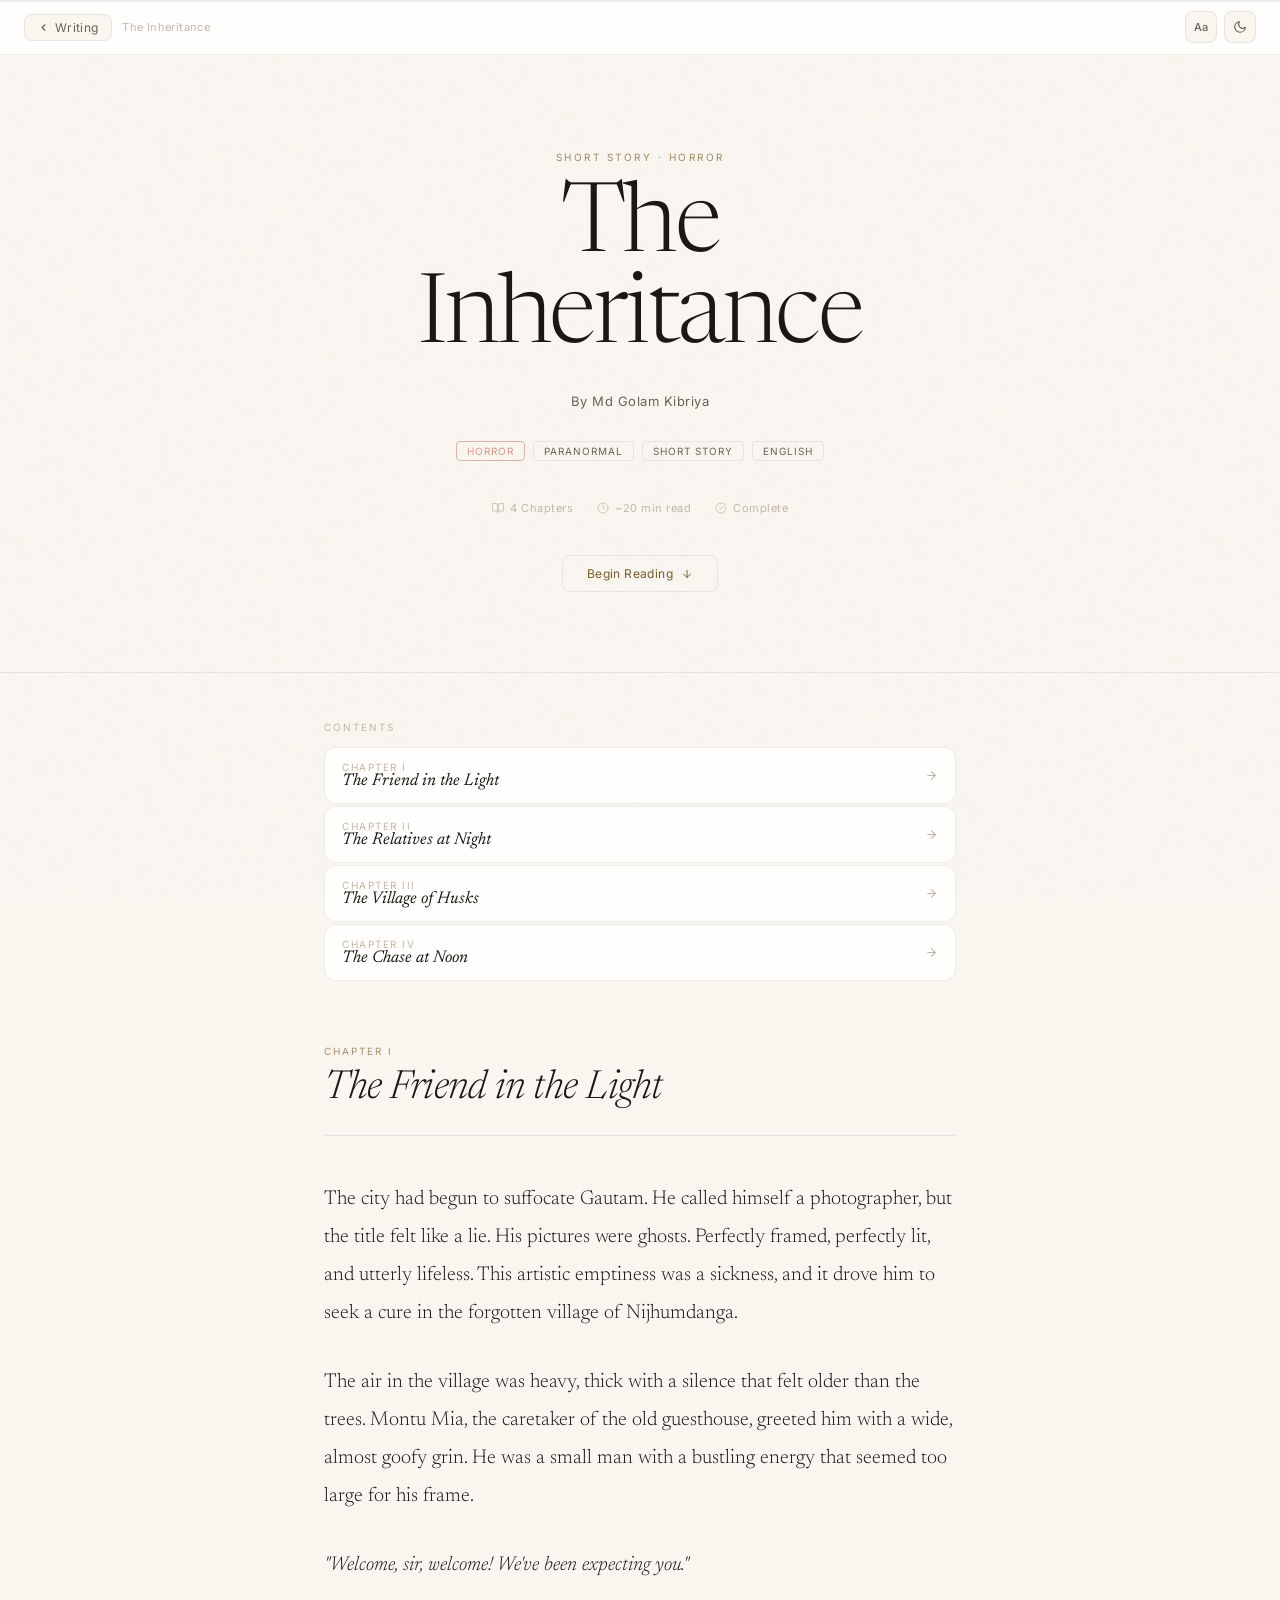
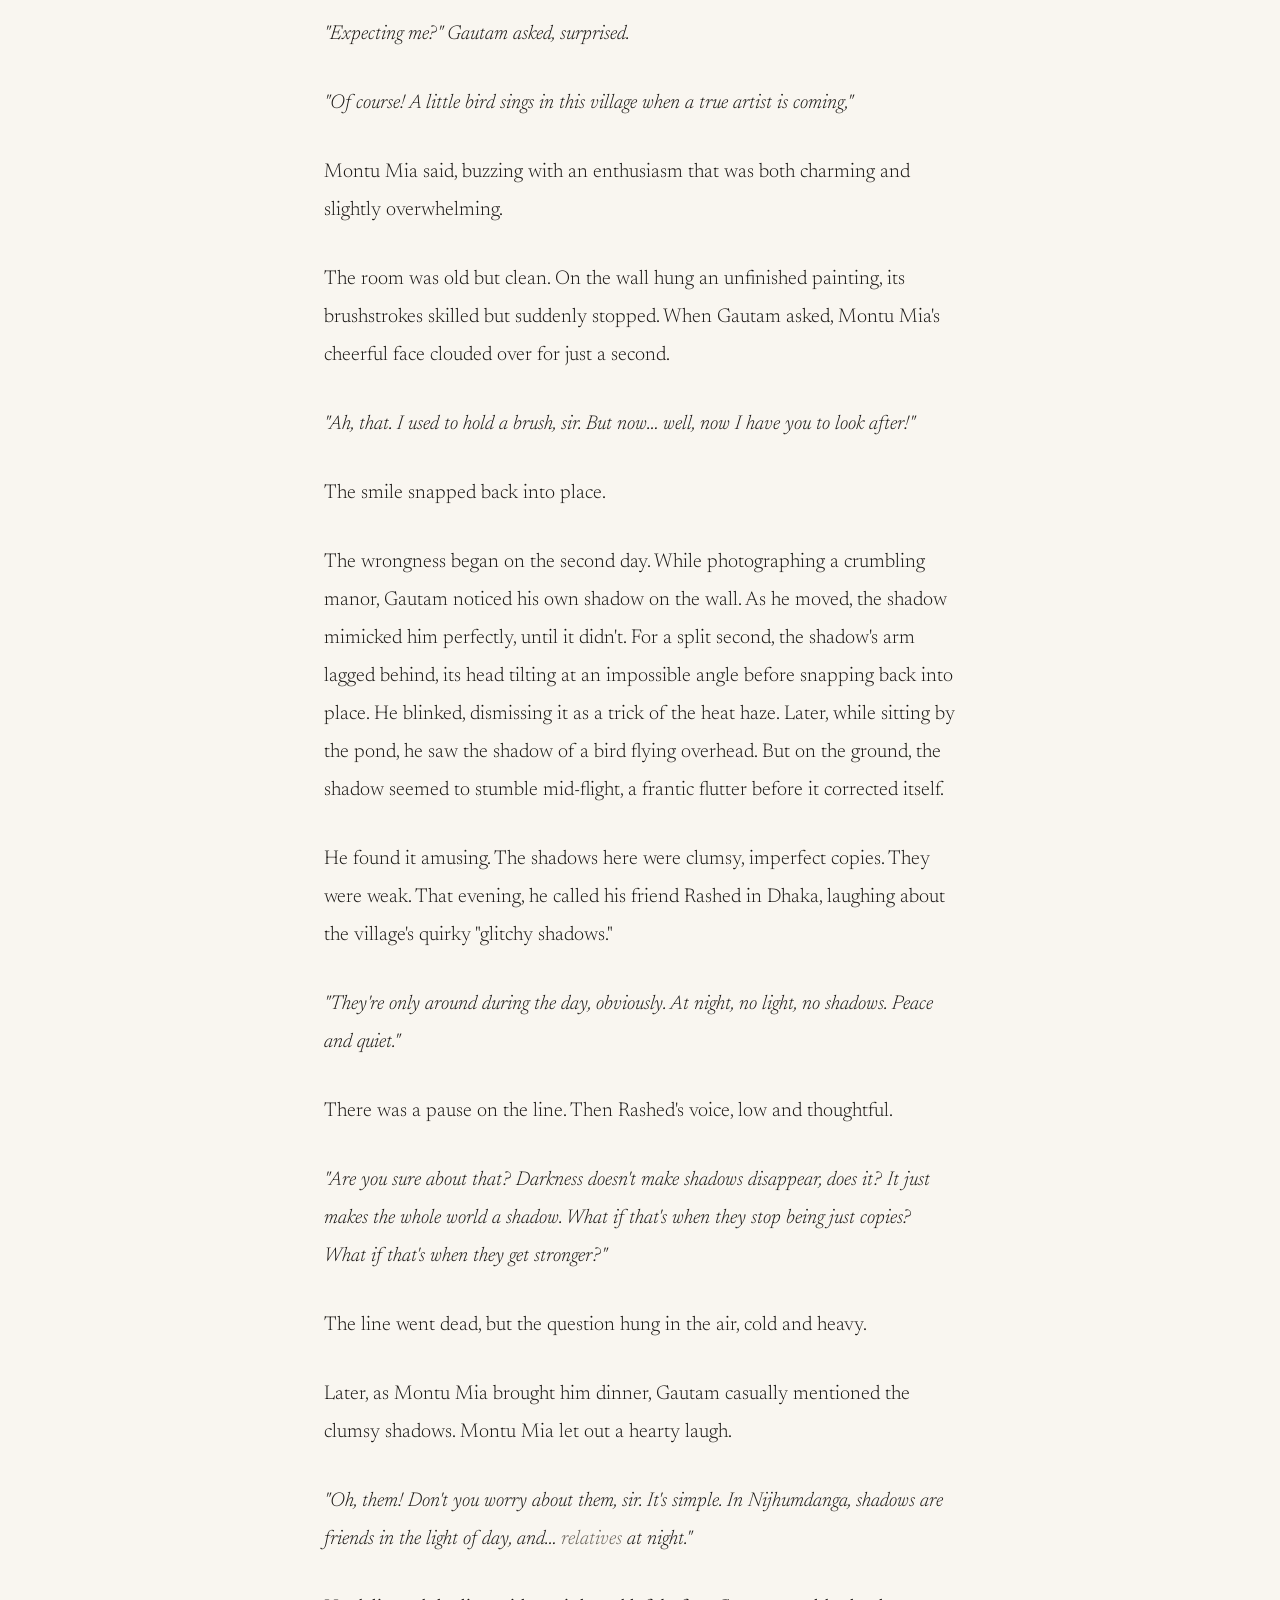
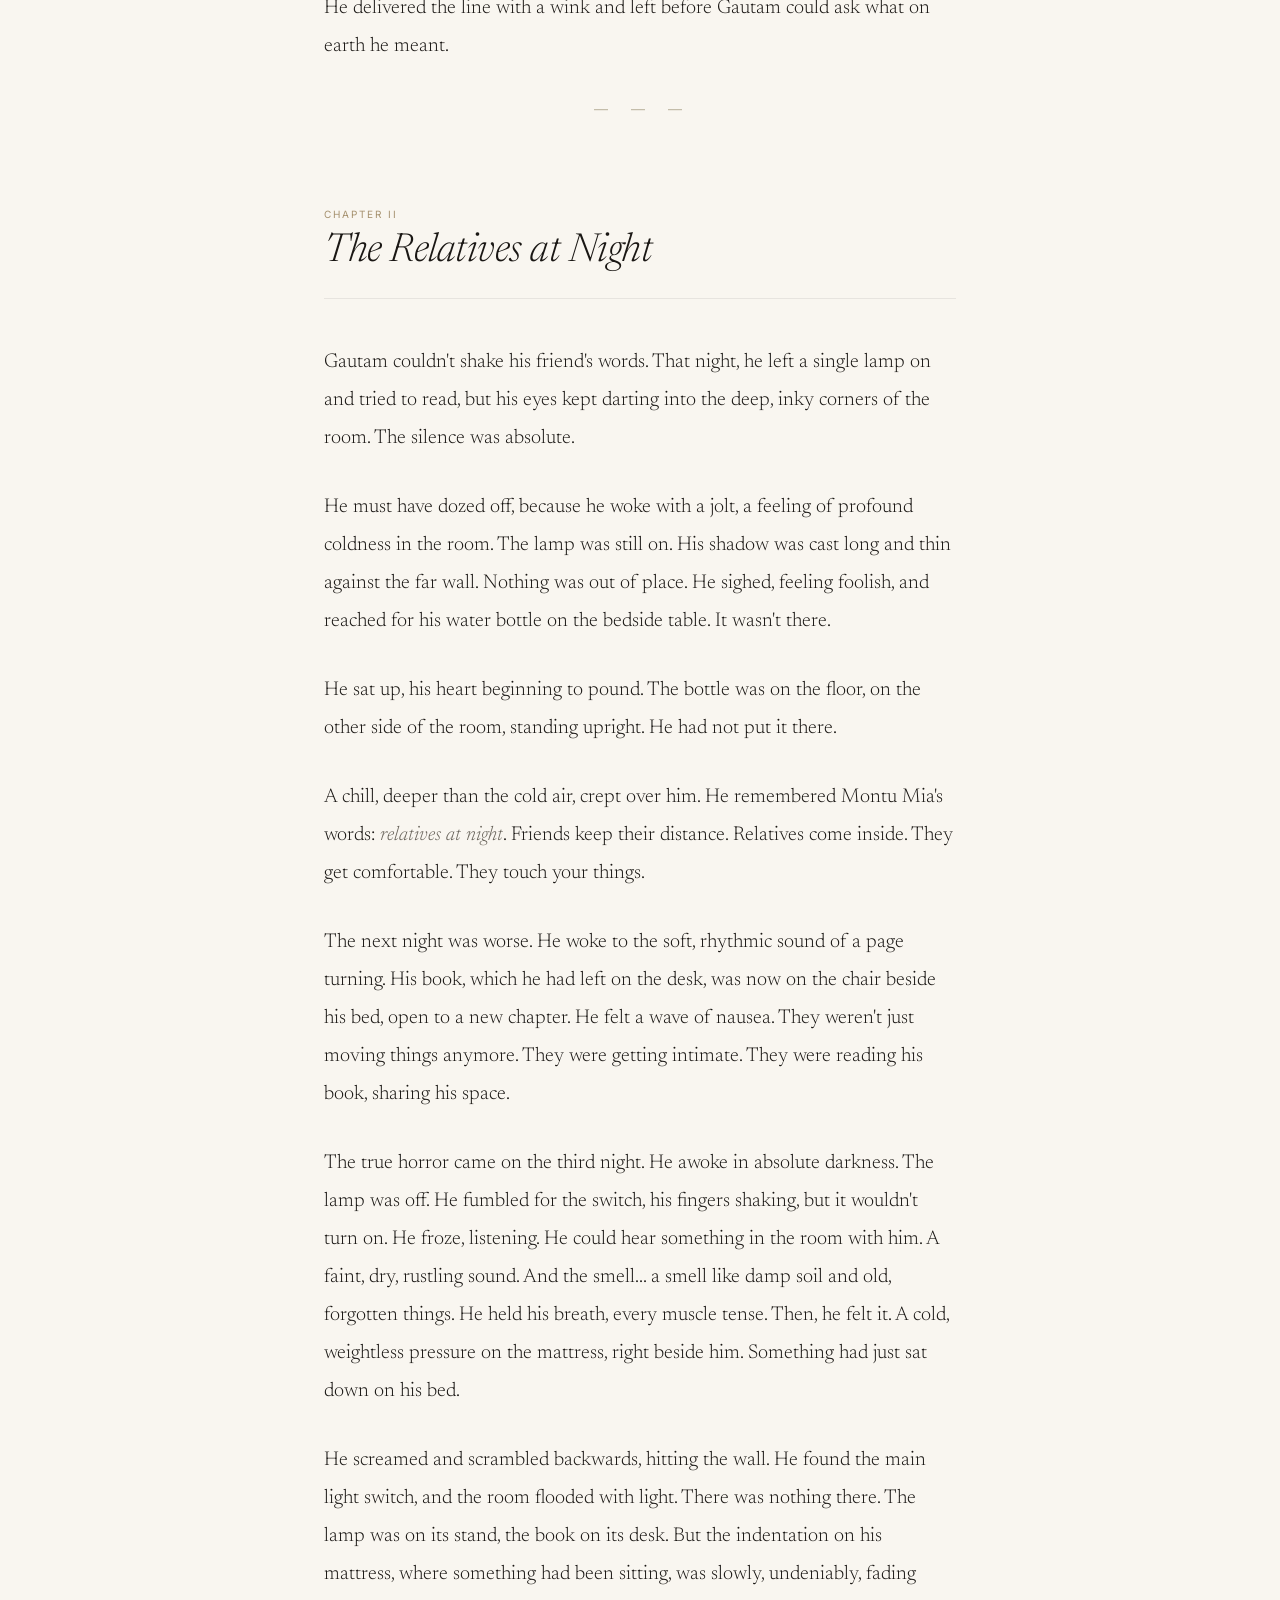
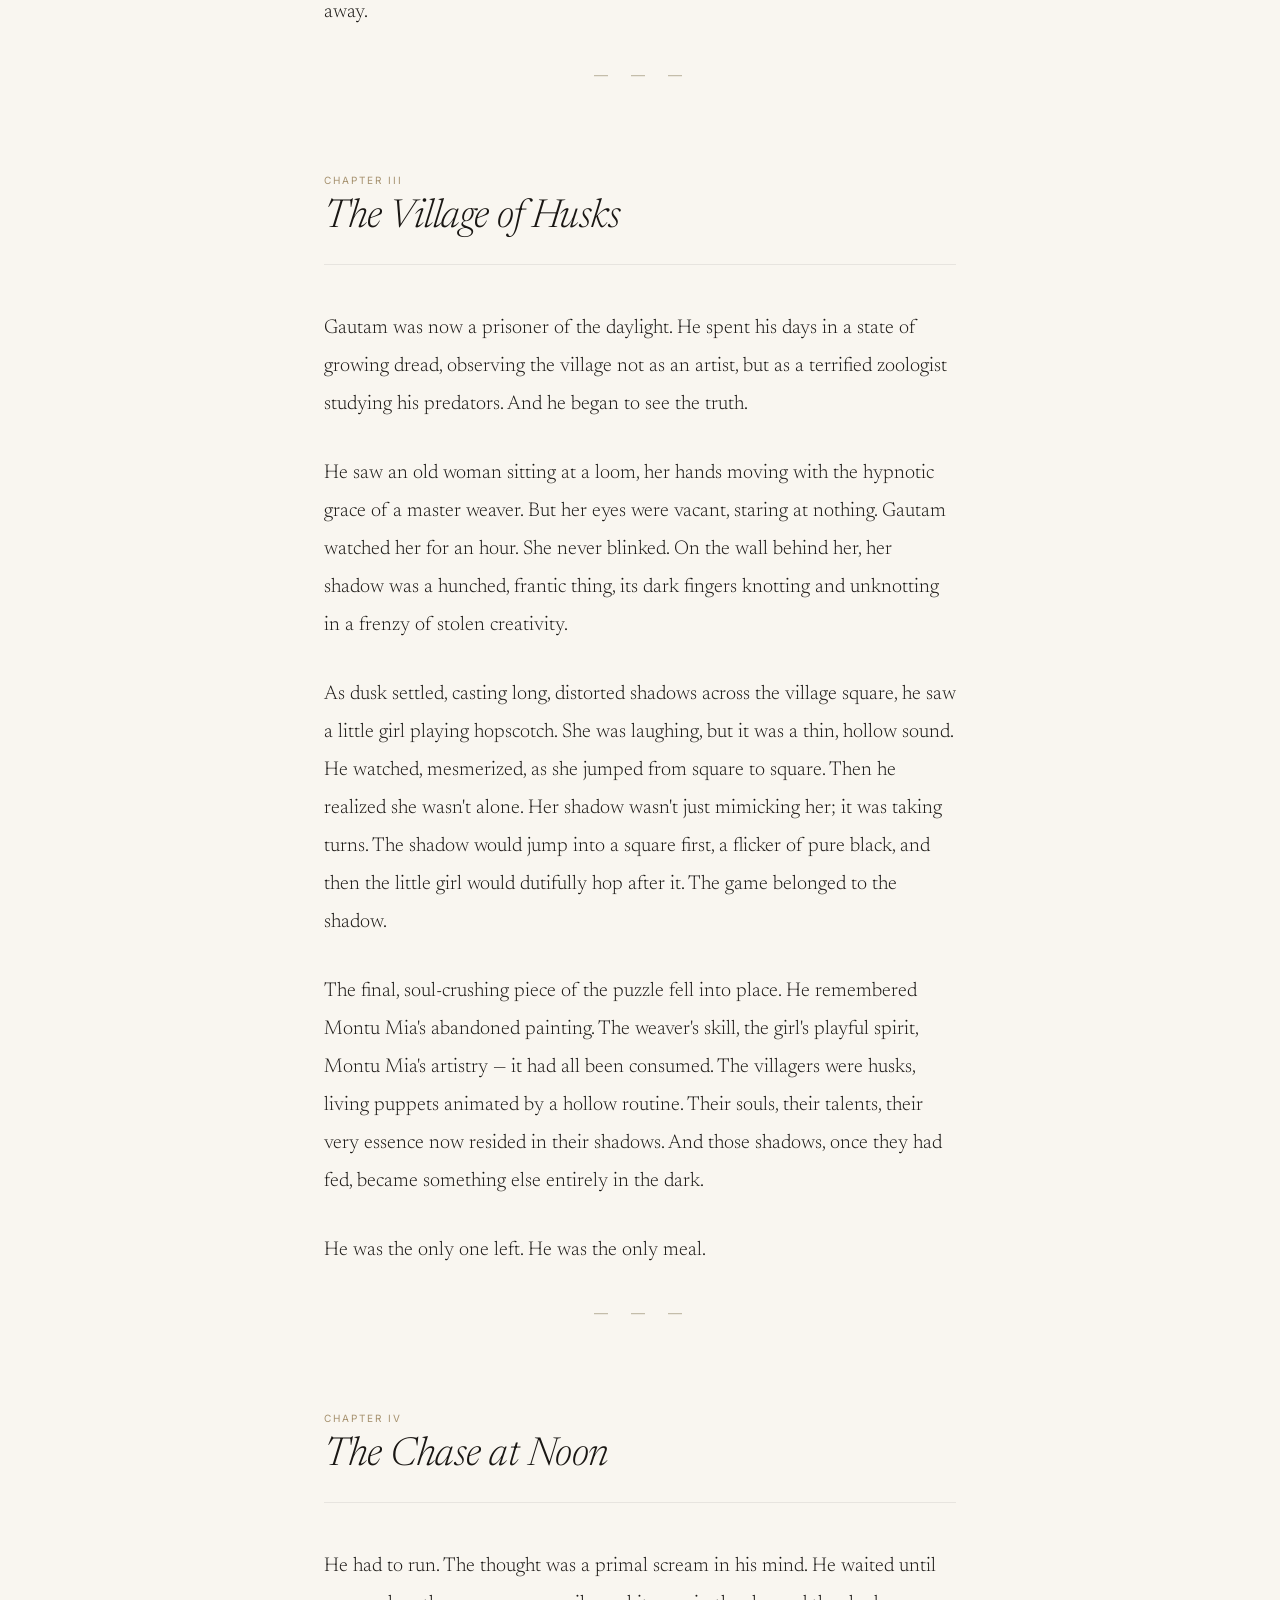
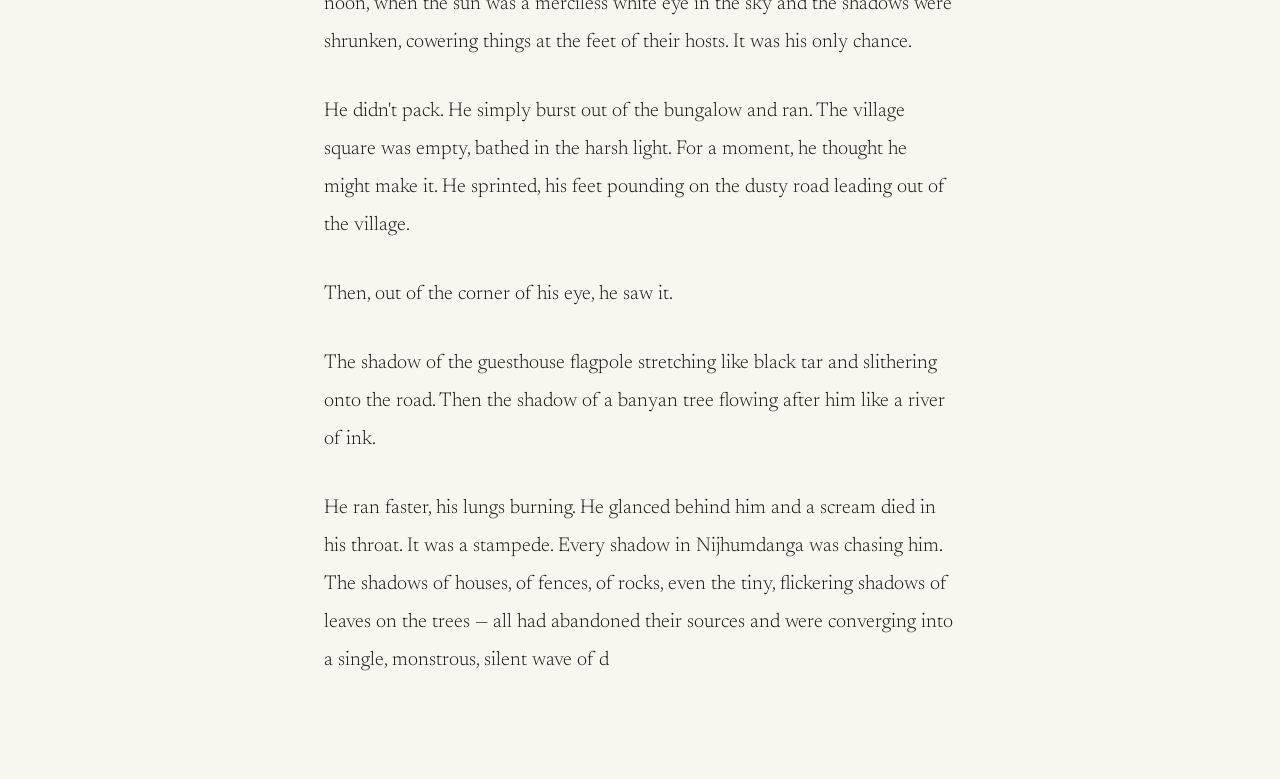
<file: writing/story-inheritance.html>
<!DOCTYPE html>
<html lang="en" data-theme="light">
<head>
<meta charset="UTF-8"/>
<meta name="viewport" content="width=device-width,initial-scale=1.0"/>
<title>The Inheritance — Md Golam Kibriya</title>
<meta name="description" content="The Inheritance — a horror story by Md Golam Kibriya. Gautam flees the city for the village of Nijhumdanga, where the shadows have learned to move on their own." />
<meta property="og:type" content="article" />
<meta property="og:title" content="The Inheritance — Md Golam Kibriya" />
<meta property="og:description" content="The Inheritance — a horror story by Md Golam Kibriya. Gautam flees the city for the village of Nijhumdanga, where the shadows have learned to move on their own." />
<meta name="theme-color" content="#f0efeb" />
<link rel="icon" href="../favicon.svg" type="image/svg+xml" />
<script>try{var t=localStorage.getItem('theme');if(t)document.documentElement.setAttribute('data-theme',t)}catch(e){}document.documentElement.classList.add('js')</script>
<link rel="preconnect" href="https://fonts.googleapis.com"/>
<link rel="preconnect" href="https://fonts.gstatic.com" crossorigin/>
<link href="https://fonts.googleapis.com/css2?family=Inter:wght@400;500;600&family=Newsreader:ital,opsz,wght@0,6..72,300;0,6..72,400;1,6..72,300;1,6..72,400&display=swap" rel="stylesheet"/>
<style>
:root{
  --bg:#060606;--s1:#0d0d0d;--s2:#141414;--s3:#1c1c1c;
  --border:rgba(255,255,255,.05);--text:#ddd8ce;
  --muted:#6b6560;--subtle:#302a24;
  --cream:#c8b890;--cream-dim:#6b5838;--r:12px;--pw:680px;
}
[data-theme="light"]{
  --bg:#f9f6f0;--s1:#fffefc;--s2:#f9f6f0;--s3:#ede9e0;
  --border:rgba(0,0,0,.07);--text:#1a1714;
  --muted:#68635a;--subtle:#c0b8a5;
  --cream:#7a5c2a;--cream-dim:#c8a96e;
}
*,*::before,*::after{box-sizing:border-box;margin:0;padding:0}
html{scroll-behavior:smooth}
body{font-family:'Inter',system-ui,sans-serif;background:var(--bg);color:var(--text);transition:background .3s,color .3s;overflow-x:hidden}
a{color:inherit;text-decoration:none}
body::after{content:'';position:fixed;inset:0;z-index:0;pointer-events:none;opacity:.45;background-image:url("data:image/svg+xml,%3Csvg xmlns='http://www.w3.org/2000/svg' width='300' height='300'%3E%3Cfilter id='n'%3E%3CfeTurbulence type='fractalNoise' baseFrequency='0.78' numOctaves='4' stitchTiles='stitch'/%3E%3C/filter%3E%3Crect width='300' height='300' filter='url(%23n)' opacity='0.045'/%3E%3C/svg%3E")}

.progress-bar{position:fixed;top:0;left:0;right:0;height:2px;background:var(--border);z-index:200}
.progress-fill{height:100%;background:var(--cream);width:0%}

nav{position:sticky;top:0;z-index:99;display:flex;align-items:center;justify-content:space-between;padding:11px 24px;background:var(--s1);border-bottom:1px solid var(--border);backdrop-filter:blur(20px)}
.nav-l{display:flex;align-items:center;gap:10px}
.nav-back{display:flex;align-items:center;gap:6px;font-size:12px;color:var(--muted);background:var(--s2);border:1px solid var(--border);border-radius:8px;padding:5px 13px;transition:all .2s;letter-spacing:.3px}
.nav-back:hover{color:var(--text);border-color:var(--subtle)}
.nav-back svg{width:11px;height:11px}
.nav-title{font-size:11px;color:var(--subtle);letter-spacing:.4px}
.nav-r{display:flex;gap:7px}
.nav-btn{width:32px;height:32px;border-radius:8px;border:1px solid var(--border);background:var(--s2);color:var(--muted);cursor:pointer;display:flex;align-items:center;justify-content:center;transition:all .2s}
.nav-btn:hover{color:var(--text);border-color:var(--subtle)}
.nav-btn svg{width:14px;height:14px}
/* font size button label */
.font-label{font-size:11px;font-weight:500;font-family:'Inter',system-ui,sans-serif;letter-spacing:.5px}

.cover{padding:96px 24px 80px;text-align:center;position:relative;z-index:1;border-bottom:1px solid var(--border)}
.cover-kicker{font-size:10px;letter-spacing:2.5px;text-transform:uppercase;color:var(--cream);opacity:.7;margin-bottom:20px;display:block}
.cover-title{font-family:'Newsreader',Georgia,serif;font-size:clamp(52px,10vw,96px);font-weight:300;letter-spacing:-2.5px;line-height:.95;color:var(--text);margin-bottom:28px}
.cover-author{font-size:13px;color:var(--muted);letter-spacing:.5px;margin-bottom:32px}
.cover-tags{display:flex;gap:8px;justify-content:center;flex-wrap:wrap;margin-bottom:40px}
.c-tag{font-size:10px;letter-spacing:1px;text-transform:uppercase;padding:3px 10px;border-radius:4px;border:1px solid var(--border);color:var(--muted)}
.c-tag.horror{border-color:rgba(160,60,40,.35);color:rgba(210,110,90,.7)}
.cover-meta{display:flex;align-items:center;justify-content:center;gap:24px;flex-wrap:wrap;font-size:11px;color:var(--subtle);letter-spacing:.5px;margin-bottom:40px}
.c-meta-item{display:flex;align-items:center;gap:6px}
.c-meta-item svg{width:12px;height:12px}
.start-btn{display:inline-flex;align-items:center;gap:8px;padding:10px 24px;border-radius:8px;border:1px solid var(--border);color:var(--cream);font-size:12px;letter-spacing:.4px;transition:all .2s;font-family:'Inter',system-ui,sans-serif}
.start-btn:hover{border-color:var(--cream-dim);background:rgba(200,184,144,.06)}
.start-btn svg{width:12px;height:12px}

.ch-nav-wrap{max-width:var(--pw);margin:0 auto;padding:48px 24px 0;position:relative;z-index:1}
.ch-nav-label{font-size:10px;letter-spacing:2px;text-transform:uppercase;color:var(--subtle);margin-bottom:14px;display:block}
.ch-links{display:flex;flex-direction:column;gap:2px}
.ch-link{display:flex;align-items:center;justify-content:space-between;padding:13px 17px;border-radius:var(--r);border:1px solid var(--border);background:var(--s1);transition:all .2s}
.ch-link:hover{border-color:var(--subtle);background:var(--s2)}
.ch-link-num{font-size:10px;letter-spacing:1.5px;text-transform:uppercase;color:var(--subtle)}
.ch-link-title{font-family:'Newsreader',Georgia,serif;font-size:17px;color:var(--text);font-style:italic}
.ch-link svg{width:13px;height:13px;color:var(--subtle)}

.prose-wrap{max-width:var(--pw);margin:0 auto;padding:64px 24px 100px;position:relative;z-index:1}
.ch-head{margin-bottom:44px;padding-bottom:24px;border-bottom:1px solid var(--border);scroll-margin-top:72px}
.ch-head+.prose+.break+.ch-head{margin-top:56px}
.ch-kicker{font-size:10px;letter-spacing:2px;text-transform:uppercase;color:var(--cream);opacity:.65;margin-bottom:10px;display:block}
.ch-title{font-family:'Newsreader',Georgia,serif;font-size:clamp(28px,4vw,40px);font-weight:300;letter-spacing:-.5px;line-height:1.1;color:var(--text);font-style:italic}

/* PROSE — three sizes controlled by body class */
.prose{font-family:'Newsreader',Georgia,serif;font-size:20px;line-height:1.9;color:var(--text);font-weight:300}
body.fs-sm .prose{font-size:17px;line-height:1.85}
body.fs-lg .prose{font-size:24px;line-height:1.95}
.prose p{margin-bottom:1.55em}
.prose p:last-child{margin-bottom:0}
.prose .d{font-style:italic}
.prose .emph{font-style:italic;color:var(--muted)}

.break{text-align:center;color:var(--subtle);font-size:14px;margin:2.5em 0;letter-spacing:5px}
.chapter-gap{height:56px}

.end-section{margin-top:64px;padding-top:36px;border-top:1px solid var(--border);text-align:center}
.end-title{font-family:'Newsreader',Georgia,serif;font-style:italic;font-size:20px;color:var(--muted);margin-bottom:24px}
.back-btn{display:inline-flex;align-items:center;gap:8px;padding:10px 22px;border-radius:8px;border:1px solid var(--border);color:var(--muted);font-size:12px;letter-spacing:.4px;transition:all .2s;font-family:'Inter',system-ui,sans-serif}
.back-btn:hover{color:var(--text);border-color:var(--subtle)}
.back-btn svg{width:12px;height:12px}

.scroll-top{position:fixed;bottom:24px;right:24px;z-index:100;width:38px;height:38px;border-radius:10px;border:1px solid var(--border);background:var(--s1);color:var(--muted);cursor:pointer;display:flex;align-items:center;justify-content:center;transition:all .2s,opacity .3s;opacity:0;pointer-events:none}
.scroll-top.show{opacity:1;pointer-events:all}
.scroll-top:hover{color:var(--text);border-color:var(--subtle)}
.scroll-top svg{width:13px;height:13px}
</style>
</head>
<body>

<div class="progress-bar"><div class="progress-fill" id="pf"></div></div>

<nav>
  <div class="nav-l">
    <a class="nav-back" href="index.html">
      <svg viewBox="0 0 24 24" fill="none" stroke="currentColor" stroke-width="2.5" stroke-linecap="round" stroke-linejoin="round"><polyline points="15 18 9 12 15 6"/></svg>
      Writing
    </a>
    <span class="nav-title">The Inheritance</span>
  </div>
  <div class="nav-r">
    <button class="nav-btn" onclick="cycleFont()" title="Change font size">
      <span class="font-label" id="fontLabel">Aa</span>
    </button>
    <button class="nav-btn" id="themeBtn" onclick="toggleTheme()" title="Toggle theme">
      <svg id="themeIcon" viewBox="0 0 24 24" fill="none" stroke="currentColor" stroke-width="2" stroke-linecap="round" stroke-linejoin="round">
        <path d="M21 12.79A9 9 0 1 1 11.21 3 7 7 0 0 0 21 12.79z"/>
      </svg>
    </button>
  </div>
</nav>

<div class="cover">
  <span class="cover-kicker">Short Story &middot; Horror</span>
  <h1 class="cover-title">The<br>Inheritance</h1>
  <div class="cover-author">By Md Golam Kibriya</div>
  <div class="cover-tags">
    <span class="c-tag horror">Horror</span>
    <span class="c-tag">Paranormal</span>
    <span class="c-tag">Short Story</span>
    <span class="c-tag">English</span>
  </div>
  <div class="cover-meta">
    <span class="c-meta-item">
      <svg viewBox="0 0 24 24" fill="none" stroke="currentColor" stroke-width="1.5" stroke-linecap="round" stroke-linejoin="round"><path d="M2 3h6a4 4 0 0 1 4 4v14a3 3 0 0 0-3-3H2z"/><path d="M22 3h-6a4 4 0 0 0-4 4v14a3 3 0 0 1 3-3h7z"/></svg>
      4 Chapters
    </span>
    <span class="c-meta-item">
      <svg viewBox="0 0 24 24" fill="none" stroke="currentColor" stroke-width="1.5" stroke-linecap="round" stroke-linejoin="round"><circle cx="12" cy="12" r="10"/><polyline points="12 6 12 12 16 14"/></svg>
      ~20 min read
    </span>
    <span class="c-meta-item">
      <svg viewBox="0 0 24 24" fill="none" stroke="currentColor" stroke-width="1.5" stroke-linecap="round" stroke-linejoin="round"><path d="M22 11.08V12a10 10 0 1 1-5.93-9.14"/><polyline points="22 4 12 14.01 9 11.01"/></svg>
      Complete
    </span>
  </div>
  <a class="start-btn" href="#ch1">
    Begin Reading
    <svg viewBox="0 0 24 24" fill="none" stroke="currentColor" stroke-width="2" stroke-linecap="round" stroke-linejoin="round"><line x1="12" y1="5" x2="12" y2="19"/><polyline points="19 12 12 19 5 12"/></svg>
  </a>
</div>

<div class="ch-nav-wrap">
  <span class="ch-nav-label">Contents</span>
  <div class="ch-links">
    <a class="ch-link" href="#ch1">
      <span><div class="ch-link-num">Chapter I</div><div class="ch-link-title">The Friend in the Light</div></span>
      <svg viewBox="0 0 24 24" fill="none" stroke="currentColor" stroke-width="2" stroke-linecap="round" stroke-linejoin="round"><line x1="5" y1="12" x2="19" y2="12"/><polyline points="12 5 19 12 12 19"/></svg>
    </a>
    <a class="ch-link" href="#ch2">
      <span><div class="ch-link-num">Chapter II</div><div class="ch-link-title">The Relatives at Night</div></span>
      <svg viewBox="0 0 24 24" fill="none" stroke="currentColor" stroke-width="2" stroke-linecap="round" stroke-linejoin="round"><line x1="5" y1="12" x2="19" y2="12"/><polyline points="12 5 19 12 12 19"/></svg>
    </a>
    <a class="ch-link" href="#ch3">
      <span><div class="ch-link-num">Chapter III</div><div class="ch-link-title">The Village of Husks</div></span>
      <svg viewBox="0 0 24 24" fill="none" stroke="currentColor" stroke-width="2" stroke-linecap="round" stroke-linejoin="round"><line x1="5" y1="12" x2="19" y2="12"/><polyline points="12 5 19 12 12 19"/></svg>
    </a>
    <a class="ch-link" href="#ch4">
      <span><div class="ch-link-num">Chapter IV</div><div class="ch-link-title">The Chase at Noon</div></span>
      <svg viewBox="0 0 24 24" fill="none" stroke="currentColor" stroke-width="2" stroke-linecap="round" stroke-linejoin="round"><line x1="5" y1="12" x2="19" y2="12"/><polyline points="12 5 19 12 12 19"/></svg>
    </a>
  </div>
</div>

<div class="prose-wrap">

  <div class="ch-head" id="ch1">
    <span class="ch-kicker">Chapter I</span>
    <h2 class="ch-title">The Friend in the Light</h2>
  </div>
  <div class="prose">
    <p>The city had begun to suffocate Gautam. He called himself a photographer, but the title felt like a lie. His pictures were ghosts. Perfectly framed, perfectly lit, and utterly lifeless. This artistic emptiness was a sickness, and it drove him to seek a cure in the forgotten village of Nijhumdanga.</p>
    <p>The air in the village was heavy, thick with a silence that felt older than the trees. Montu Mia, the caretaker of the old guesthouse, greeted him with a wide, almost goofy grin. He was a small man with a bustling energy that seemed too large for his frame.</p>
    <p class="d">"Welcome, sir, welcome! We've been expecting you."</p>
    <p class="d">"Expecting me?" Gautam asked, surprised.</p>
    <p class="d">"Of course! A little bird sings in this village when a true artist is coming,"</p>
    <p>Montu Mia said, buzzing with an enthusiasm that was both charming and slightly overwhelming.</p>
    <p>The room was old but clean. On the wall hung an unfinished painting, its brushstrokes skilled but suddenly stopped. When Gautam asked, Montu Mia's cheerful face clouded over for just a second.</p>
    <p class="d">"Ah, that. I used to hold a brush, sir. But now… well, now I have you to look after!"</p>
    <p>The smile snapped back into place.</p>
    <p>The wrongness began on the second day. While photographing a crumbling manor, Gautam noticed his own shadow on the wall. As he moved, the shadow mimicked him perfectly, until it didn't. For a split second, the shadow's arm lagged behind, its head tilting at an impossible angle before snapping back into place. He blinked, dismissing it as a trick of the heat haze. Later, while sitting by the pond, he saw the shadow of a bird flying overhead. But on the ground, the shadow seemed to stumble mid-flight, a frantic flutter before it corrected itself.</p>
    <p>He found it amusing. The shadows here were clumsy, imperfect copies. They were weak. That evening, he called his friend Rashed in Dhaka, laughing about the village's quirky "glitchy shadows."</p>
    <p class="d">"They're only around during the day, obviously. At night, no light, no shadows. Peace and quiet."</p>
    <p>There was a pause on the line. Then Rashed's voice, low and thoughtful.</p>
    <p class="d">"Are you sure about that? Darkness doesn't make shadows disappear, does it? It just makes the whole world a shadow. What if that's when they stop being just copies? What if that's when they get stronger?"</p>
    <p>The line went dead, but the question hung in the air, cold and heavy.</p>
    <p>Later, as Montu Mia brought him dinner, Gautam casually mentioned the clumsy shadows. Montu Mia let out a hearty laugh.</p>
    <p class="d">"Oh, them! Don't you worry about them, sir. It's simple. In Nijhumdanga, shadows are friends in the light of day, and… <span class="emph">relatives</span> at night."</p>
    <p>He delivered the line with a wink and left before Gautam could ask what on earth he meant.</p>
  </div>

  <div class="break">&mdash;&nbsp;&nbsp;&mdash;&nbsp;&nbsp;&mdash;</div>
  <div class="chapter-gap"></div>

  <div class="ch-head" id="ch2">
    <span class="ch-kicker">Chapter II</span>
    <h2 class="ch-title">The Relatives at Night</h2>
  </div>
  <div class="prose">
    <p>Gautam couldn't shake his friend's words. That night, he left a single lamp on and tried to read, but his eyes kept darting into the deep, inky corners of the room. The silence was absolute.</p>
    <p>He must have dozed off, because he woke with a jolt, a feeling of profound coldness in the room. The lamp was still on. His shadow was cast long and thin against the far wall. Nothing was out of place. He sighed, feeling foolish, and reached for his water bottle on the bedside table. It wasn't there.</p>
    <p>He sat up, his heart beginning to pound. The bottle was on the floor, on the other side of the room, standing upright. He had not put it there.</p>
    <p>A chill, deeper than the cold air, crept over him. He remembered Montu Mia's words: <span class="emph">relatives at night</span>. Friends keep their distance. Relatives come inside. They get comfortable. They touch your things.</p>
    <p>The next night was worse. He woke to the soft, rhythmic sound of a page turning. His book, which he had left on the desk, was now on the chair beside his bed, open to a new chapter. He felt a wave of nausea. They weren't just moving things anymore. They were getting intimate. They were reading his book, sharing his space.</p>
    <p>The true horror came on the third night. He awoke in absolute darkness. The lamp was off. He fumbled for the switch, his fingers shaking, but it wouldn't turn on. He froze, listening. He could hear something in the room with him. A faint, dry, rustling sound. And the smell… a smell like damp soil and old, forgotten things. He held his breath, every muscle tense. Then, he felt it. A cold, weightless pressure on the mattress, right beside him. Something had just sat down on his bed.</p>
    <p>He screamed and scrambled backwards, hitting the wall. He found the main light switch, and the room flooded with light. There was nothing there. The lamp was on its stand, the book on its desk. But the indentation on his mattress, where something had been sitting, was slowly, undeniably, fading away.</p>
  </div>

  <div class="break">&mdash;&nbsp;&nbsp;&mdash;&nbsp;&nbsp;&mdash;</div>
  <div class="chapter-gap"></div>

  <div class="ch-head" id="ch3">
    <span class="ch-kicker">Chapter III</span>
    <h2 class="ch-title">The Village of Husks</h2>
  </div>
  <div class="prose">
    <p>Gautam was now a prisoner of the daylight. He spent his days in a state of growing dread, observing the village not as an artist, but as a terrified zoologist studying his predators. And he began to see the truth.</p>
    <p>He saw an old woman sitting at a loom, her hands moving with the hypnotic grace of a master weaver. But her eyes were vacant, staring at nothing. Gautam watched her for an hour. She never blinked. On the wall behind her, her shadow was a hunched, frantic thing, its dark fingers knotting and unknotting in a frenzy of stolen creativity.</p>
    <p>As dusk settled, casting long, distorted shadows across the village square, he saw a little girl playing hopscotch. She was laughing, but it was a thin, hollow sound. He watched, mesmerized, as she jumped from square to square. Then he realized she wasn't alone. Her shadow wasn't just mimicking her; it was taking turns. The shadow would jump into a square first, a flicker of pure black, and then the little girl would dutifully hop after it. The game belonged to the shadow.</p>
    <p>The final, soul-crushing piece of the puzzle fell into place. He remembered Montu Mia's abandoned painting. The weaver's skill, the girl's playful spirit, Montu Mia's artistry — it had all been consumed. The villagers were husks, living puppets animated by a hollow routine. Their souls, their talents, their very essence now resided in their shadows. And those shadows, once they had fed, became something else entirely in the dark.</p>
    <p>He was the only one left. He was the only meal.</p>
  </div>

  <div class="break">&mdash;&nbsp;&nbsp;&mdash;&nbsp;&nbsp;&mdash;</div>
  <div class="chapter-gap"></div>

  <div class="ch-head" id="ch4">
    <span class="ch-kicker">Chapter IV</span>
    <h2 class="ch-title">The Chase at Noon</h2>
  </div>
  <div class="prose">
    <p>He had to run. The thought was a primal scream in his mind. He waited until noon, when the sun was a merciless white eye in the sky and the shadows were shrunken, cowering things at the feet of their hosts. It was his only chance.</p>
    <p>He didn't pack. He simply burst out of the bungalow and ran. The village square was empty, bathed in the harsh light. For a moment, he thought he might make it. He sprinted, his feet pounding on the dusty road leading out of the village.</p>
    <p>Then, out of the corner of his eye, he saw it.</p>
    <p>The shadow of the guesthouse flagpole stretching like black tar and slithering onto the road. Then the shadow of a banyan tree flowing after him like a river of ink.</p>
    <p>He ran faster, his lungs burning. He glanced behind him and a scream died in his throat. It was a stampede. Every shadow in Nijhumdanga was chasing him. The shadows of houses, of fences, of rocks, even the tiny, flickering shadows of leaves on the trees — all had abandoned their sources and were converging into a single, monstrous, silent wave of d
</file>
<file: style.css>
/* ==========================================================================
   Md Golam Kibriya — v2
   One type system, one theme engine, one nav. Section mood comes from --accent.
   ========================================================================== */

*, *::before, *::after { box-sizing: border-box; margin: 0; padding: 0; }

:root {
  --bg: #f0efeb;
  --surface: #ffffff;
  --surface-2: #f7f6f3;
  --text: #191817;
  --muted: #5f5c56;      /* 5.2:1 on --bg — was #a09d97 at 2.25:1 */
  --faint: #7d7972;
  --border: #e3e1dc;
  --border-strong: #d3d0c9;
  --accent: #1c2b3a;
  --accent-soft: #e5e9ee;

  --font-sans: 'Inter', system-ui, -apple-system, 'Segoe UI', sans-serif;
  --font-display: 'Newsreader', 'Iowan Old Style', Georgia, serif;
  --font-mono: ui-monospace, 'SF Mono', 'Cascadia Code', monospace;

  --wrap: 880px;
  --radius: 16px;
  --radius-sm: 10px;
  --shadow: 0 1px 2px rgba(24, 22, 18, .04), 0 8px 24px rgba(24, 22, 18, .05);
  --ease: cubic-bezier(.4, 0, .2, 1);
}

[data-theme="dark"] {
  --bg: #121211;
  --surface: #1b1b1a;
  --surface-2: #232322;
  --text: #f2efe9;
  --muted: #b3aea5;
  --faint: #8d8880;
  --border: #2e2e2c;
  --border-strong: #3d3d3a;
  --accent: #cbbfa6;
  --accent-soft: #2a2926;
  --shadow: 0 1px 2px rgba(0, 0, 0, .3), 0 8px 24px rgba(0, 0, 0, .28);
}

body.section-research   { --accent: #2c4a63; --accent-soft: #e4eaf0; }
body.section-engineering{ --accent: #2f5f34; --accent-soft: #e4eee5; }
body.section-writing    { --accent: #5b3e6b; --accent-soft: #ede6f1; }
body.section-photography{ --accent: #7a5c2a; --accent-soft: #f2ebdd; }

[data-theme="dark"] body.section-research    { --accent: #8fb4d1; --accent-soft: #202d38; }
[data-theme="dark"] body.section-engineering { --accent: #8fbe93; --accent-soft: #1e2a20; }
[data-theme="dark"] body.section-writing     { --accent: #bda3c9; --accent-soft: #2a2330; }
[data-theme="dark"] body.section-photography { --accent: #d6bb85; --accent-soft: #2e2820; }

html { scroll-behavior: smooth; -webkit-text-size-adjust: 100%; }

body {
  background: var(--bg);
  color: var(--text);
  font-family: var(--font-sans);
  font-size: 16px;
  line-height: 1.6;
  -webkit-font-smoothing: antialiased;
  overflow-x: hidden;
  transition: background .3s var(--ease), color .3s var(--ease);
}

img, svg { display: block; max-width: 100%; }
a { color: inherit; text-decoration: none; }
a, button { touch-action: manipulation; }
body { -webkit-tap-highlight-color: rgba(0,0,0,.08); }
button { font: inherit; color: inherit; }
h1, h2, h3, h4 { font-weight: 400; line-height: 1.15; }
::selection { background: var(--accent); color: #fff; }

:focus-visible {
  outline: 2px solid var(--accent);
  outline-offset: 3px;
  border-radius: 4px;
}

.skip-link {
  position: absolute; left: 12px; top: -60px; z-index: 999;
  background: var(--surface); color: var(--text);
  border: 1px solid var(--border-strong); border-radius: 8px;
  padding: 10px 16px; font-size: 13px; transition: top .2s;
}
.skip-link:focus { top: 12px; }

/* ── NAV ───────────────────────────────────────────────────────────────── */
.site-nav {
  position: sticky; top: 0; z-index: 100;
  display: flex; align-items: center; justify-content: space-between;
  gap: 12px; padding: 10px 20px;
  background: color-mix(in srgb, var(--bg) 86%, transparent);
  border-bottom: 1px solid transparent;
  backdrop-filter: blur(16px); -webkit-backdrop-filter: blur(16px);
  transition: border-color .25s, background .25s;
}
.site-nav.scrolled { border-bottom-color: var(--border); }
.site-nav--overlay {
  position: fixed; inset: 0 0 auto 0;
  background: linear-gradient(to bottom, rgba(12,12,11,.55), rgba(12,12,11,0));
  backdrop-filter: none; -webkit-backdrop-filter: none; border: 0;
}
.site-nav--overlay .brand,
.site-nav--overlay .nav-link { color: #f4f1ea; }
.site-nav--overlay .theme-btn { color: #f4f1ea; border-color: rgba(255,255,255,.35); }
.site-nav--overlay.scrolled {
  background: color-mix(in srgb, var(--bg) 92%, transparent);
  border-bottom: 1px solid var(--border);
  backdrop-filter: blur(16px); -webkit-backdrop-filter: blur(16px);
}
.site-nav--overlay.scrolled .brand,
.site-nav--overlay.scrolled .nav-link { color: var(--text); }
.site-nav--overlay.scrolled .theme-btn { color: var(--muted); border-color: var(--border); }

.nav-left, .nav-right { display: flex; align-items: center; gap: 10px; }
.brand {
  display: inline-flex; align-items: center; gap: 9px;
  font-size: 13px; font-weight: 600; letter-spacing: .01em;
}
.brand img { width: 26px; height: 26px; border-radius: 50%; object-fit: cover; object-position: center 18%; }
.nav-links { display: flex; align-items: center; gap: 2px; }
.nav-link {
  font-size: 12.5px; font-weight: 500; color: var(--muted);
  padding: 6px 11px; border-radius: 999px; transition: background .2s, color .2s;
}
.nav-link:hover { background: var(--surface-2); color: var(--text); }
.site-nav--overlay .nav-link:hover { background: rgba(255,255,255,.14); color: #fff; }
.nav-back {
  display: inline-flex; align-items: center; gap: 6px;
  font-size: 12.5px; font-weight: 500; color: var(--muted);
  border: 1px solid var(--border); background: var(--surface);
  border-radius: 999px; padding: 5px 13px; transition: color .2s, border-color .2s;
}
.nav-back:hover { color: var(--text); border-color: var(--border-strong); }
.nav-back svg { width: 11px; height: 11px; }
.nav-title { font-size: 12px; color: var(--faint); letter-spacing: .02em; }

.theme-btn {
  width: 30px; height: 30px; flex: 0 0 auto;
  display: grid; place-items: center;
  border: 1px solid var(--border); border-radius: 50%;
  background: var(--surface); color: var(--muted); cursor: pointer;
  transition: color .2s, border-color .2s, background .2s;
}
.theme-btn:hover { color: var(--text); border-color: var(--border-strong); }
.theme-btn svg { width: 14px; height: 14px; }

@media (max-width: 700px) {
  .nav-links .nav-link:not(.nav-link--keep) { display: none; }
  .nav-title { display: none; }
}

/* ── HOME: HERO ────────────────────────────────────────────────────────── */
.hero-home {
  position: relative; min-height: 100vh; min-height: 100svh;
  display: flex; align-items: flex-end;
  overflow: hidden; isolation: isolate;
}
.hero-home__photo {
  position: absolute; inset: 0; z-index: -2;
  width: 100%; height: 100%; object-fit: cover; object-position: center 22%;
}
.hero-home__fade {
  position: absolute; inset: 0; z-index: -1;
  background:
    radial-gradient(ellipse 120% 62% at 22% 104%, rgba(10,10,9,.62), rgba(10,10,9,0) 68%),
    linear-gradient(to bottom, rgba(10,10,9,.42) 0%, rgba(10,10,9,0) 26%),
    linear-gradient(to top, var(--bg) 2%, rgba(240,239,235,.7) 14%, rgba(10,10,9,.24) 50%, rgba(10,10,9,0) 76%);
}
.hero-home__inner {
  width: 100%; max-width: 1120px; margin: 0 auto;
  padding: 0 24px 56px;
}
.hero-eyebrow {
  font-size: 11px; font-weight: 600; letter-spacing: .16em;
  text-transform: uppercase; color: rgba(255,255,255,.78);
  margin-bottom: 14px;
}
.hero-name {
  font-family: var(--font-display);
  font-size: clamp(52px, 9vw, 104px);
  line-height: .92; letter-spacing: -.03em;
  color: #fff; margin-bottom: 26px;
  text-wrap: balance;
}
.hero-name em { font-style: italic; font-weight: 300; color: rgba(255,255,255,.82); }

.social-row { display: flex; flex-wrap: wrap; gap: 7px; margin-bottom: 30px; }
.social-row a {
  width: 38px; height: 38px; display: grid; place-items: center;
  border-radius: 50%; color: #f6f3ec;
  background: rgba(255,255,255,.12);
  border: 1px solid rgba(255,255,255,.24);
  backdrop-filter: blur(8px);
  transition: background .2s, transform .2s;
}
.social-row a:hover { background: rgba(255,255,255,.26); transform: translateY(-2px); }
.social-row svg { width: 17px; height: 17px; }

.scroll-cue {
  display: inline-flex; align-items: center; gap: 8px;
  font-size: 12.5px; font-weight: 500; color: var(--text);
  padding: 9px 18px; border-radius: 999px;
  background: var(--surface); border: 1px solid var(--border-strong);
  box-shadow: var(--shadow);
}
.scroll-cue svg { width: 13px; height: 13px; transition: transform .2s; }
.scroll-cue:hover svg { transform: translateY(3px); }

/* ── HOME: SECTIONS ────────────────────────────────────────────────────── */
.section { max-width: 1120px; margin: 0 auto; padding: 72px 24px; }
.section + .section { padding-top: 12px; }
.section-head { display: flex; align-items: baseline; gap: 14px; flex-wrap: wrap; margin-bottom: 28px; }
.section-pill {
  font-size: 10.5px; font-weight: 700; letter-spacing: .14em; text-transform: uppercase;
  color: var(--accent); background: var(--accent-soft);
  padding: 5px 11px; border-radius: 999px;
}
[data-theme="dark"] .section-pill { color: var(--accent); }
.section-sub { font-size: 13.5px; color: var(--muted); }

/* Mindspace */
.mindspace {
  display: grid; gap: 12px;
  grid-template-columns: repeat(3, 1fr);
}
@media (max-width: 900px) { .mindspace { grid-template-columns: repeat(2, 1fr); } }
@media (max-width: 560px) { .mindspace { grid-template-columns: 1fr; } }

.card {
  background: var(--surface);
  border: 1px solid var(--border);
  border-radius: var(--radius);
  padding: 22px;
  box-shadow: var(--shadow);
}
.card--life { grid-column: span 2; }
.joke { grid-column: span 2; }
@media (max-width: 900px) { .card--life, .joke { grid-column: span 2; } }
@media (max-width: 560px) { .card--life, .joke { grid-column: span 1; } }

.life-grid { display: grid; grid-template-columns: 1fr 1fr; gap: 18px 12px; }
.life-grid .wide { grid-column: 1 / -1; display: flex; align-items: flex-end; justify-content: space-between; gap: 12px; }
.cell-label { display: block; font-size: 10.5px; font-weight: 600; letter-spacing: .1em; text-transform: uppercase; color: var(--faint); margin-bottom: 6px; }
.cell-value { display: block; font-family: var(--font-display); font-size: 27px; line-height: 1; letter-spacing: -.01em; }
.cell-note { display: block; font-size: 11.5px; color: var(--muted); margin-top: 6px; }
.big-num { font-family: var(--font-display); font-size: 44px; line-height: .9; letter-spacing: -.03em; }

.card-label { display: block; font-size: 10.5px; font-weight: 600; letter-spacing: .1em; text-transform: uppercase; color: var(--faint); margin-bottom: 12px; }
.playlist img { width: 100%; aspect-ratio: 1; object-fit: cover; border-radius: var(--radius-sm); margin-bottom: 12px; }
.playlist__title { font-size: 14px; font-weight: 600; }
.playlist__by { display: block; font-size: 11.5px; color: var(--muted); margin: 2px 0 14px; }
.card-link {
  display: inline-flex; align-items: center; gap: 7px;
  font-size: 12.5px; font-weight: 600; color: var(--accent);
}
.card-link:hover { text-decoration: underline; text-underline-offset: 3px; }
.card-link svg { width: 12px; height: 12px; }

.books p { font-size: 13px; color: var(--muted); line-height: 1.65; margin-bottom: 16px; }
.joke { display: flex; flex-direction: column; justify-content: space-between; gap: 16px; }
.joke__text { font-family: var(--font-display); font-size: 18px; line-height: 1.4; letter-spacing: -.005em; }
.joke__btn {
  align-self: flex-start; display: inline-flex; align-items: center; gap: 6px;
  font-size: 11.5px; font-weight: 600; color: var(--muted);
  background: var(--surface-2); border: 1px solid var(--border);
  padding: 5px 11px; border-radius: 999px; cursor: pointer;
}
.joke__btn:hover { color: var(--text); }
.joke__btn svg { width: 11px; height: 11px; }

.available {
  display: inline-flex; align-items: center; gap: 8px;
  font-size: 12px; color: var(--muted); margin-top: 22px;
}
.available::before {
  content: ''; width: 6px; height: 6px; border-radius: 50%;
  background: #4f9a63; box-shadow: 0 0 0 3px rgba(79,154,99,.18);
}

/* Portfolio */
.portfolio { display: grid; grid-template-columns: repeat(2, 1fr); gap: 12px; }
@media (max-width: 700px) { .portfolio { grid-template-columns: 1fr; } }

.p-card {
  position: relative; display: flex; flex-direction: column;
  min-height: 230px; padding: 26px;
  background: var(--surface); border: 1px solid var(--border);
  border-radius: var(--radius); box-shadow: var(--shadow);
  overflow: hidden; transition: transform .25s var(--ease), border-color .25s, box-shadow .25s;
}
.p-card::after {
  content: ''; position: absolute; inset: auto 0 0 0; height: 3px;
  background: var(--card-accent, var(--accent));
  transform: scaleX(0); transform-origin: left; transition: transform .35s var(--ease);
}
.p-card:hover { transform: translateY(-3px); border-color: var(--border-strong); }
.p-card:hover::after { transform: scaleX(1); }
.p-card__tag {
  font-size: 10px; font-weight: 700; letter-spacing: .14em; text-transform: uppercase;
  color: var(--card-accent, var(--accent)); margin-bottom: 12px;
}
.p-card h2 { font-family: var(--font-display); font-size: 30px; letter-spacing: -.02em; margin-bottom: 10px; }
.p-card p { font-size: 13.5px; line-height: 1.68; color: var(--muted); max-width: 40ch; }
.p-card__foot { margin-top: auto; padding-top: 22px; display: flex; align-items: center; gap: 8px; font-size: 12.5px; font-weight: 600; }
.p-card__foot svg { width: 13px; height: 13px; transition: transform .2s; }
.p-card:hover .p-card__foot svg { transform: translateX(4px); }

.p-research { --card-accent: #2c4a63; }
.p-engineering { --card-accent: #2f5f34; }
.p-photography { --card-accent: #7a5c2a; }
.p-writing { --card-accent: #5b3e6b; }
[data-theme="dark"] .p-research { --card-accent: #8fb4d1; }
[data-theme="dark"] .p-engineering { --card-accent: #8fbe93; }
[data-theme="dark"] .p-photography { --card-accent: #d6bb85; }
[data-theme="dark"] .p-writing { --card-accent: #bda3c9; }

/* Connect */
.connect-grid { display: grid; grid-template-columns: 1.2fr 1fr; gap: 12px; }
@media (max-width: 780px) { .connect-grid { grid-template-columns: 1fr; } }
.connect-card { background: var(--surface); border: 1px solid var(--border); border-radius: var(--radius); padding: 28px; box-shadow: var(--shadow); }
.connect-card h3 { font-family: var(--font-display); font-size: 26px; letter-spacing: -.02em; margin-bottom: 8px; }
.connect-card p { font-size: 13.5px; color: var(--muted); margin-bottom: 20px; }

.btn {
  display: inline-flex; align-items: center; justify-content: center; gap: 8px;
  font-size: 13.5px; font-weight: 600; padding: 11px 22px;
  border-radius: 999px; border: 1px solid transparent; cursor: pointer;
  background: var(--text); color: var(--bg);
  transition: opacity .18s, transform .18s;
}
.btn:hover { opacity: .86; transform: translateY(-1px); }
.btn svg { width: 14px; height: 14px; }
.btn--ghost { background: transparent; color: var(--text); border-color: var(--border-strong); }
.btn--ghost:hover { background: var(--surface-2); opacity: 1; }
.btn--sm { padding: 8px 15px; font-size: 12.5px; }

.link-list { display: flex; flex-direction: column; gap: 2px; }
.link-row {
  display: flex; align-items: center; gap: 11px;
  padding: 10px 12px; border-radius: var(--radius-sm);
  font-size: 13px; color: var(--muted); transition: background .18s, color .18s;
}
.link-row:hover { background: var(--surface-2); color: var(--text); }
.link-row svg { width: 15px; height: 15px; flex: 0 0 auto; opacity: .8; }
.link-row span { flex: 1; }

.toast {
  position: fixed; left: 50%; bottom: 28px; transform: translate(-50%, 20px);
  background: var(--text); color: var(--bg);
  font-size: 12.5px; font-weight: 500; padding: 10px 18px; border-radius: 999px;
  opacity: 0; pointer-events: none; transition: opacity .2s, transform .2s; z-index: 500;
}
.toast.show { opacity: 1; transform: translate(-50%, 0); }

/* ── SUBPAGE LAYOUT ────────────────────────────────────────────────────── */
.page-hero {
  max-width: var(--wrap); margin: 0 auto;
  padding: 76px 24px 44px;
}
.page-eyebrow {
  display: inline-flex; align-items: center; gap: 10px;
  font-size: 10.5px; font-weight: 700; letter-spacing: .16em; text-transform: uppercase;
  color: var(--accent); margin-bottom: 18px;
}
.page-eyebrow::after { content: ''; width: 42px; height: 1px; background: currentColor; opacity: .4; }
.page-title {
  font-family: var(--font-display);
  font-size: clamp(42px, 7vw, 74px);
  line-height: .98; letter-spacing: -.03em;
  margin-bottom: 22px; text-wrap: balance;
}
.page-title em { font-style: italic; font-weight: 300; color: var(--muted); }
.page-desc { font-size: 16px; line-height: 1.72; color: var(--muted); max-width: 58ch; }

.wrap { max-width: var(--wrap); margin: 0 auto; padding: 0 24px 88px; }
.rule { height: 1px; background: var(--border); margin: 44px 0; }

.sec-label {
  display: block; font-size: 10.5px; font-weight: 700;
  letter-spacing: .14em; text-transform: uppercase;
  color: var(--faint); margin-bottom: 18px;
}

/* Stats */
.stats { display: grid; grid-template-columns: repeat(3, 1fr); gap: 10px; margin-bottom: 8px; }
@media (max-width: 620px) { .stats { grid-template-columns: 1fr; } }
.stat {
  background: var(--surface); border: 1px solid var(--border);
  border-radius: var(--radius); padding: 20px 22px; box-shadow: var(--shadow);
}
.stat-n {
  display: block; font-family: var(--font-display);
  font-size: 34px; line-height: 1; letter-spacing: -.02em; margin-bottom: 7px;
}
.stat-l { font-size: 12px; color: var(--muted); line-height: 1.5; }

/* Publication card */
.paper {
  position: relative;
  background: var(--surface); border: 1px solid var(--border);
  border-radius: var(--radius); padding: 26px 28px; margin-bottom: 12px;
  box-shadow: var(--shadow);
}
.paper__status {
  display: inline-flex; align-items: center; gap: 7px;
  font-size: 10.5px; font-weight: 700; letter-spacing: .1em; text-transform: uppercase;
  color: var(--muted); margin-bottom: 14px;
}
.paper__status::before { content: ''; width: 6px; height: 6px; border-radius: 50%; background: var(--border-strong); }
.paper__status--published { color: var(--accent); }
.paper__status--published::before { background: currentColor; }
.paper h3 {
  font-family: var(--font-display); font-size: clamp(22px, 3.4vw, 29px);
  line-height: 1.2; letter-spacing: -.015em; margin-bottom: 8px; text-wrap: pretty;
}
.paper__venue { font-size: 12.5px; color: var(--muted); margin-bottom: 14px; }
.paper__venue strong { color: var(--text); font-weight: 600; }
.paper__body { font-size: 13.5px; line-height: 1.72; color: var(--muted); margin-bottom: 16px; }
.paper__quote {
  font-size: 13px; line-height: 1.7; color: var(--muted);
  border-left: 2px solid var(--accent); padding-left: 16px; margin: 0 0 16px;
}
.paper__quote strong { color: var(--text); }
.tags { display: flex; flex-wrap: wrap; gap: 5px; margin-bottom: 18px; }
.tag {
  font-size: 10.5px; font-weight: 600; letter-spacing: .03em;
  padding: 3px 9px; border-radius: 5px;
  color: var(--accent); background: var(--accent-soft);
}
.paper__actions { display: flex; flex-wrap: wrap; gap: 8px; }
.paper__cite {
  font-family: var(--font-mono); font-size: 11.5px; line-height: 1.6;
  color: var(--faint); background: var(--surface-2);
  border: 1px solid var(--border); border-radius: var(--radius-sm);
  padding: 12px 14px; margin-top: 18px;
}

/* Timeline */
.timeline { position: relative; padding-left: 30px; }
.timeline::before {
  content: ''; position: absolute; left: 8px; top: 10px; bottom: 10px;
  width: 1px; background: var(--border-strong);
}
.tl { position: relative; margin-bottom: 14px; }
.tl::before {
  content: ''; position: absolute; left: -26px; top: 24px;
  width: 9px; height: 9px; border-radius: 50%;
  background: var(--surface); border: 2px solid var(--border-strong);
}
.tl--now::before { background: var(--accent); border-color: var(--accent); }
.tl__card {
  background: var(--surface); border: 1px solid var(--border);
  border-radius: var(--radius); padding: 20px 22px; box-shadow: var(--shadow);
}
.tl__date { font-size: 11px; font-weight: 600; letter-spacing: .04em; color: var(--faint); margin-bottom: 5px; }
.tl__role { font-size: 15.5px; font-weight: 600; margin-bottom: 2px; }
.tl__org { font-size: 12.5px; color: var(--muted); margin-bottom: 9px; }
.tl__desc { font-size: 13px; line-height: 1.68; color: var(--muted); }

/* Skill groups */
.groups { display: grid; grid-template-columns: repeat(2, 1fr); gap: 10px; }
@media (max-width: 620px) { .groups { grid-template-columns: 1fr; } }
.group {
  background: var(--surface); border: 1px solid var(--border);
  border-radius: var(--radius); padding: 20px 22px; box-shadow: var(--shadow);
}
.group h4 { font-size: 13px; font-weight: 600; margin-bottom: 12px; }
.chips { display: flex; flex-wrap: wrap; gap: 5px; }
.chip {
  font-size: 11.5px; color: var(--muted);
  border: 1px solid var(--border); border-radius: 6px; padding: 4px 10px;
}

/* Repo list */
.repos { display: grid; gap: 2px; }
.repo {
  display: flex; align-items: center; gap: 12px;
  padding: 13px 14px; border-radius: var(--radius-sm);
  border: 1px solid transparent; transition: background .18s, border-color .18s;
}
.repo:hover { background: var(--surface); border-color: var(--border); }
.repo__name { font-size: 13.5px; font-weight: 600; }
.repo__desc { font-size: 12px; color: var(--muted); }
.repo__meta { margin-left: auto; font-size: 11px; color: var(--faint); white-space: nowrap; }
.repo svg { width: 15px; height: 15px; color: var(--faint); flex: 0 0 auto; }
@media (max-width: 600px) { .repo__meta { display: none; } }

/* CTA panel */
.cta-panel {
  margin-top: 48px; padding: 32px;
  border-radius: var(--radius);
  background: var(--accent-soft);
  border: 1px solid var(--border);
}
.cta-panel h3 { font-family: var(--font-display); font-size: 27px; letter-spacing: -.02em; margin-bottom: 8px; }
.cta-panel p { font-size: 13.5px; color: var(--muted); margin-bottom: 20px; max-width: 48ch; }

/* ── WRITING ───────────────────────────────────────────────────────────── */
.bio-grid { display: grid; grid-template-columns: 1fr 1fr; gap: 34px; }
@media (max-width: 740px) { .bio-grid { grid-template-columns: 1fr; gap: 20px; } }
.bio-grid p { font-size: 14.5px; line-height: 1.82; color: var(--muted); }
.bio-grid p + p { margin-top: 14px; }
.bio-grid strong { color: var(--text); font-weight: 600; }
.bio-grid em { font-style: italic; color: var(--text); }

.pull { border-left: 1px solid var(--border-strong); padding-left: 24px; margin: 40px 0; }
.pull blockquote {
  font-family: var(--font-display); font-style: italic;
  font-size: clamp(19px, 2.8vw, 25px); line-height: 1.5; color: var(--text);
}
.pull cite { display: block; margin-top: 12px; font-size: 11.5px; font-style: normal; color: var(--faint); }

.story-list { display: grid; gap: 10px; }
.story-card {
  display: grid; grid-template-columns: 1fr auto; align-items: stretch;
  background: var(--surface); border: 1px solid var(--border);
  border-radius: var(--radius); overflow: hidden; box-shadow: var(--shadow);
  transition: transform .22s var(--ease), border-color .22s;
}
.story-card:hover { transform: translateY(-2px); border-color: var(--border-strong); }
.story-card__body { padding: 26px 28px; }
.story-card__num { font-size: 10.5px; letter-spacing: .12em; text-transform: uppercase; color: var(--faint); margin-bottom: 10px; display: block; }
.story-card h3 {
  font-family: var(--font-display); font-size: clamp(24px, 3.4vw, 31px);
  letter-spacing: -.02em; line-height: 1.15; margin-bottom: 6px;
}
.story-card__by { font-size: 11.5px; color: var(--faint); margin-bottom: 14px; }
.story-card__ex {
  font-size: 13.5px; line-height: 1.75; color: var(--muted);
  border-left: 1px solid var(--border-strong); padding-left: 15px; margin-bottom: 16px;
}
.story-card__aside {
  display: grid; place-items: center; min-width: 92px;
  padding: 22px 16px; border-left: 1px solid var(--border);
  font-size: 10px; letter-spacing: .14em; text-transform: uppercase; color: var(--faint);
  writing-mode: vertical-rl; transform: rotate(180deg);
}
@media (max-width: 560px) {
  .story-card { grid-template-columns: 1fr; }
  .story-card__aside { display: none; }
  .story-card__body { padding: 22px; }
}
.note {
  display: flex; gap: 14px; align-items: flex-start;
  background: var(--surface); border: 1px dashed var(--border-strong);
  border-radius: var(--radius); padding: 20px 22px; margin-top: 12px;
}
.note svg { width: 16px; height: 16px; flex: 0 0 auto; color: var(--faint); margin-top: 3px; }
.note h4 { font-size: 13px; font-weight: 600; margin-bottom: 4px; }
.note p { font-size: 12.5px; color: var(--muted); line-height: 1.65; }

/* ── PHOTOGRAPHY ───────────────────────────────────────────────────────── */
.gear { display: flex; flex-wrap: wrap; gap: 6px; margin-bottom: 36px; }
.gear span {
  display: inline-flex; align-items: center; gap: 6px;
  font-size: 11.5px; color: var(--muted);
  border: 1px solid var(--border); border-radius: 6px; padding: 5px 11px;
}
.gear span.now { color: var(--accent); border-color: var(--accent); }
.gear svg { width: 11px; height: 11px; }

.feed-head { display: flex; align-items: center; justify-content: space-between; gap: 12px; flex-wrap: wrap; margin-bottom: 18px; }
.live { display: inline-flex; align-items: center; gap: 7px; font-size: 10.5px; letter-spacing: .1em; text-transform: uppercase; color: var(--muted); }
.live::before { content: ''; width: 5px; height: 5px; border-radius: 50%; background: #4f9a63; }
.behold-wrap behold-widget { --behold-widget-background: transparent; display: block; width: 100%; }

/* ── FOOTER ────────────────────────────────────────────────────────────── */
.site-footer {
  max-width: 1120px; margin: 0 auto; padding: 30px 24px 44px;
  border-top: 1px solid var(--border);
  display: flex; align-items: center; justify-content: space-between;
  flex-wrap: wrap; gap: 14px;
  font-size: 11.5px; color: var(--faint);
}
.site-footer a { color: var(--muted); }
.site-footer a:hover { color: var(--text); }
.footer-links { display: flex; gap: 16px; flex-wrap: wrap; }

/* ── MOTION ────────────────────────────────────────────────────────────── */
/* Hidden only once JS has confirmed it can reveal them again. */
html.js .reveal { opacity: 0; transform: translateY(14px); }
html.js .reveal.in { opacity: 1; transform: none; transition: opacity .5s var(--ease), transform .5s var(--ease); }

@media (prefers-reduced-motion: reduce) {
  html { scroll-behavior: auto; }
  *, *::before, *::after { animation-duration: .001ms !important; transition-duration: .001ms !important; }
  html.js .reveal { opacity: 1 !important; transform: none !important; }
}

/* ==========================================================================
   MOBILE PASS — 44px targets, tighter gutters, no element wider than the page
   ========================================================================== */
@media (max-width: 700px) {
  .page-hero { padding: 48px 20px 34px; }
  .wrap { padding: 0 20px 72px; }
  .section { padding: 56px 20px; }

  .site-nav { padding: 10px 16px; }
  .brand img { width: 28px; height: 28px; }
  .theme-btn { width: 40px; height: 40px; }
  .nav-back { padding: 8px 14px; }
  .nav-link { font-size: 13px; padding: 9px 13px; }

  .hero-home__inner { padding: 0 20px 40px; }
  .hero-eyebrow { font-size: 10.5px; letter-spacing: .1em; }
  .social-row { gap: 6px; }
  .social-row a { width: 38px; height: 38px; }
  .social-row svg { width: 17px; height: 17px; }
  .scroll-cue { padding: 11px 18px; }

  .card, .group, .connect-card, .paper, .tl__card, .stat, .cta-panel { padding: 20px; }
  .p-card { min-height: 0; padding: 22px; }
  .p-card h2 { font-size: 27px; }
  .paper h3 { font-size: 21.5px; }
  .story-card__body { padding: 22px 20px; }
  .note { padding: 18px; }

  .section-head { gap: 8px 12px; margin-bottom: 22px; }
  .site-footer { flex-direction: column; align-items: flex-start; padding: 26px 20px 40px; }
  .connect-card .btn { width: 100%; }
  .link-row { padding: 12px; }
}

@media (max-width: 420px) {
  .hero-name { font-size: clamp(44px, 13.5vw, 58px); }
  .hero-eyebrow { font-size: 9.5px; letter-spacing: .06em; }
  .page-title { font-size: clamp(34px, 11.5vw, 46px); }
  .stat-n { font-size: 30px; }
  .big-num { font-size: 38px; }
  .life-grid { gap: 16px 10px; }
  .paper__cite { font-size: 10.5px; word-break: break-all; }
  .nav-title { display: none; }
}
</file>
